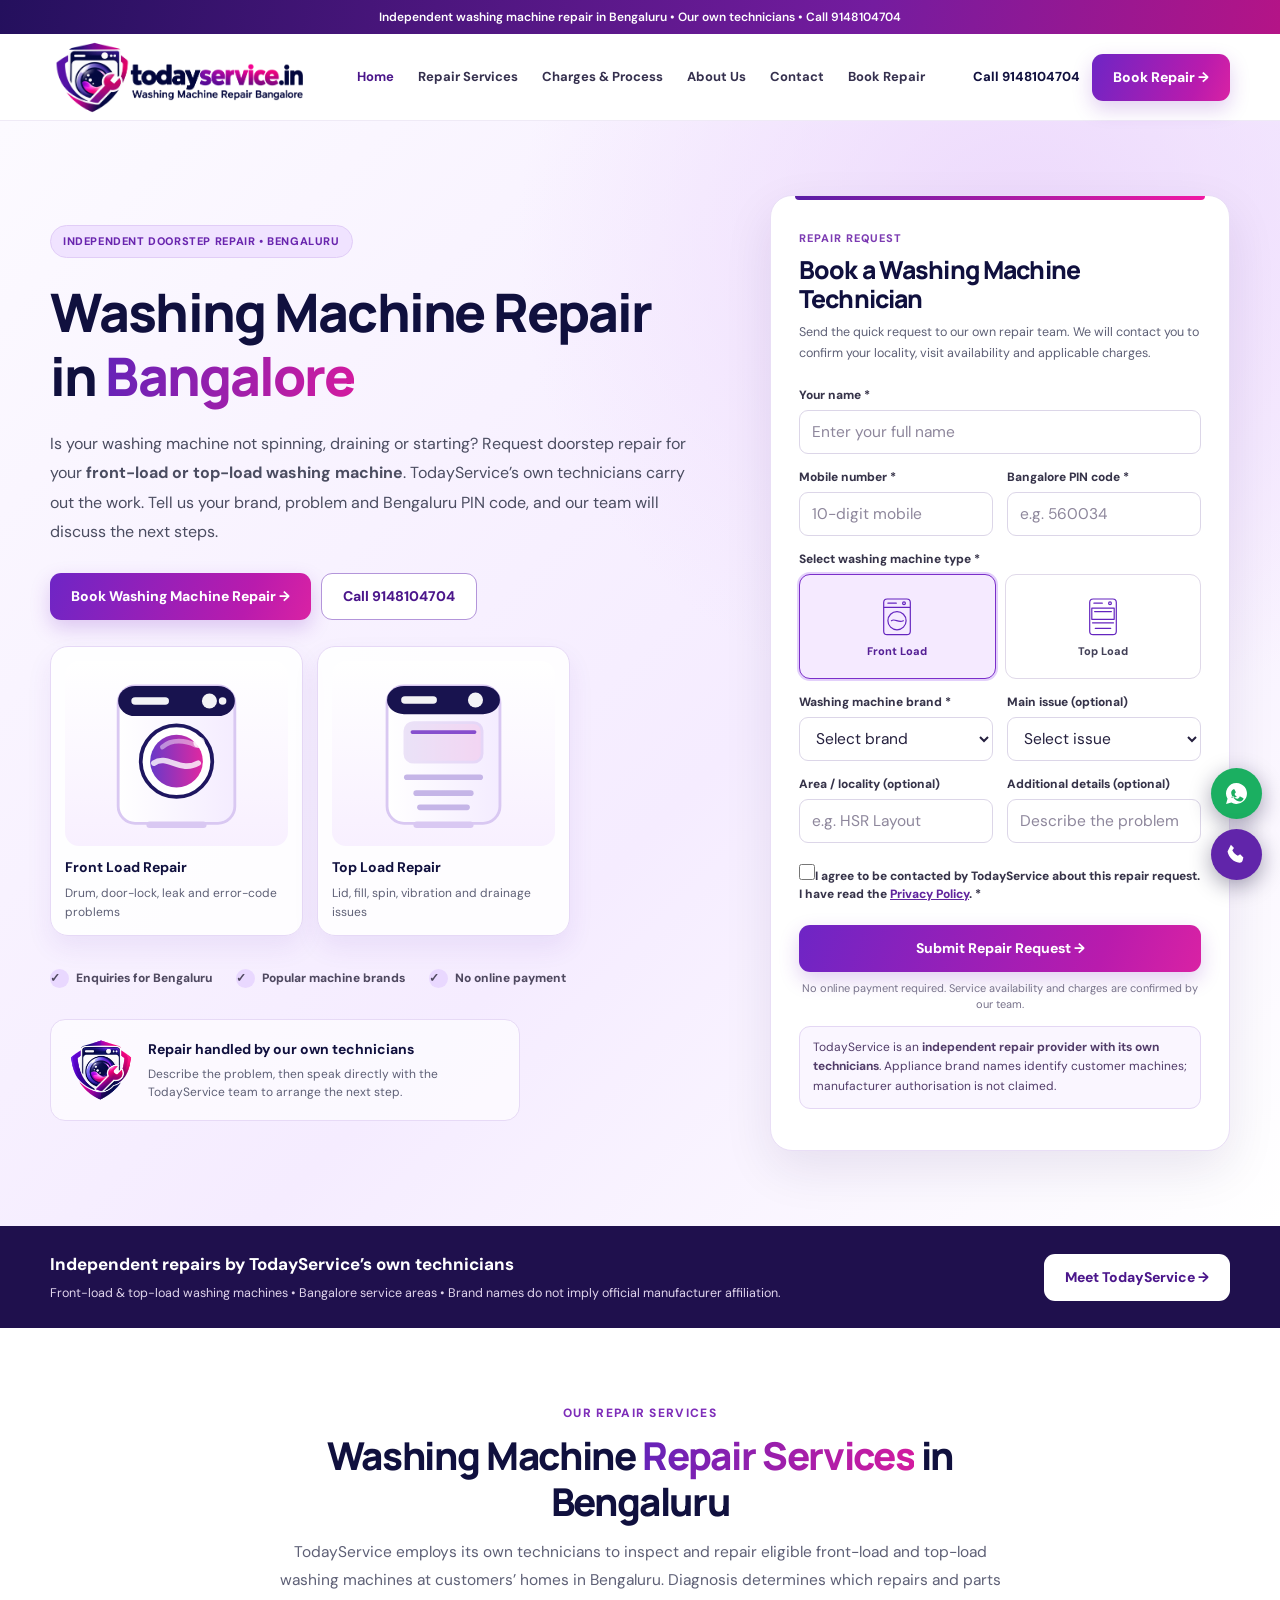
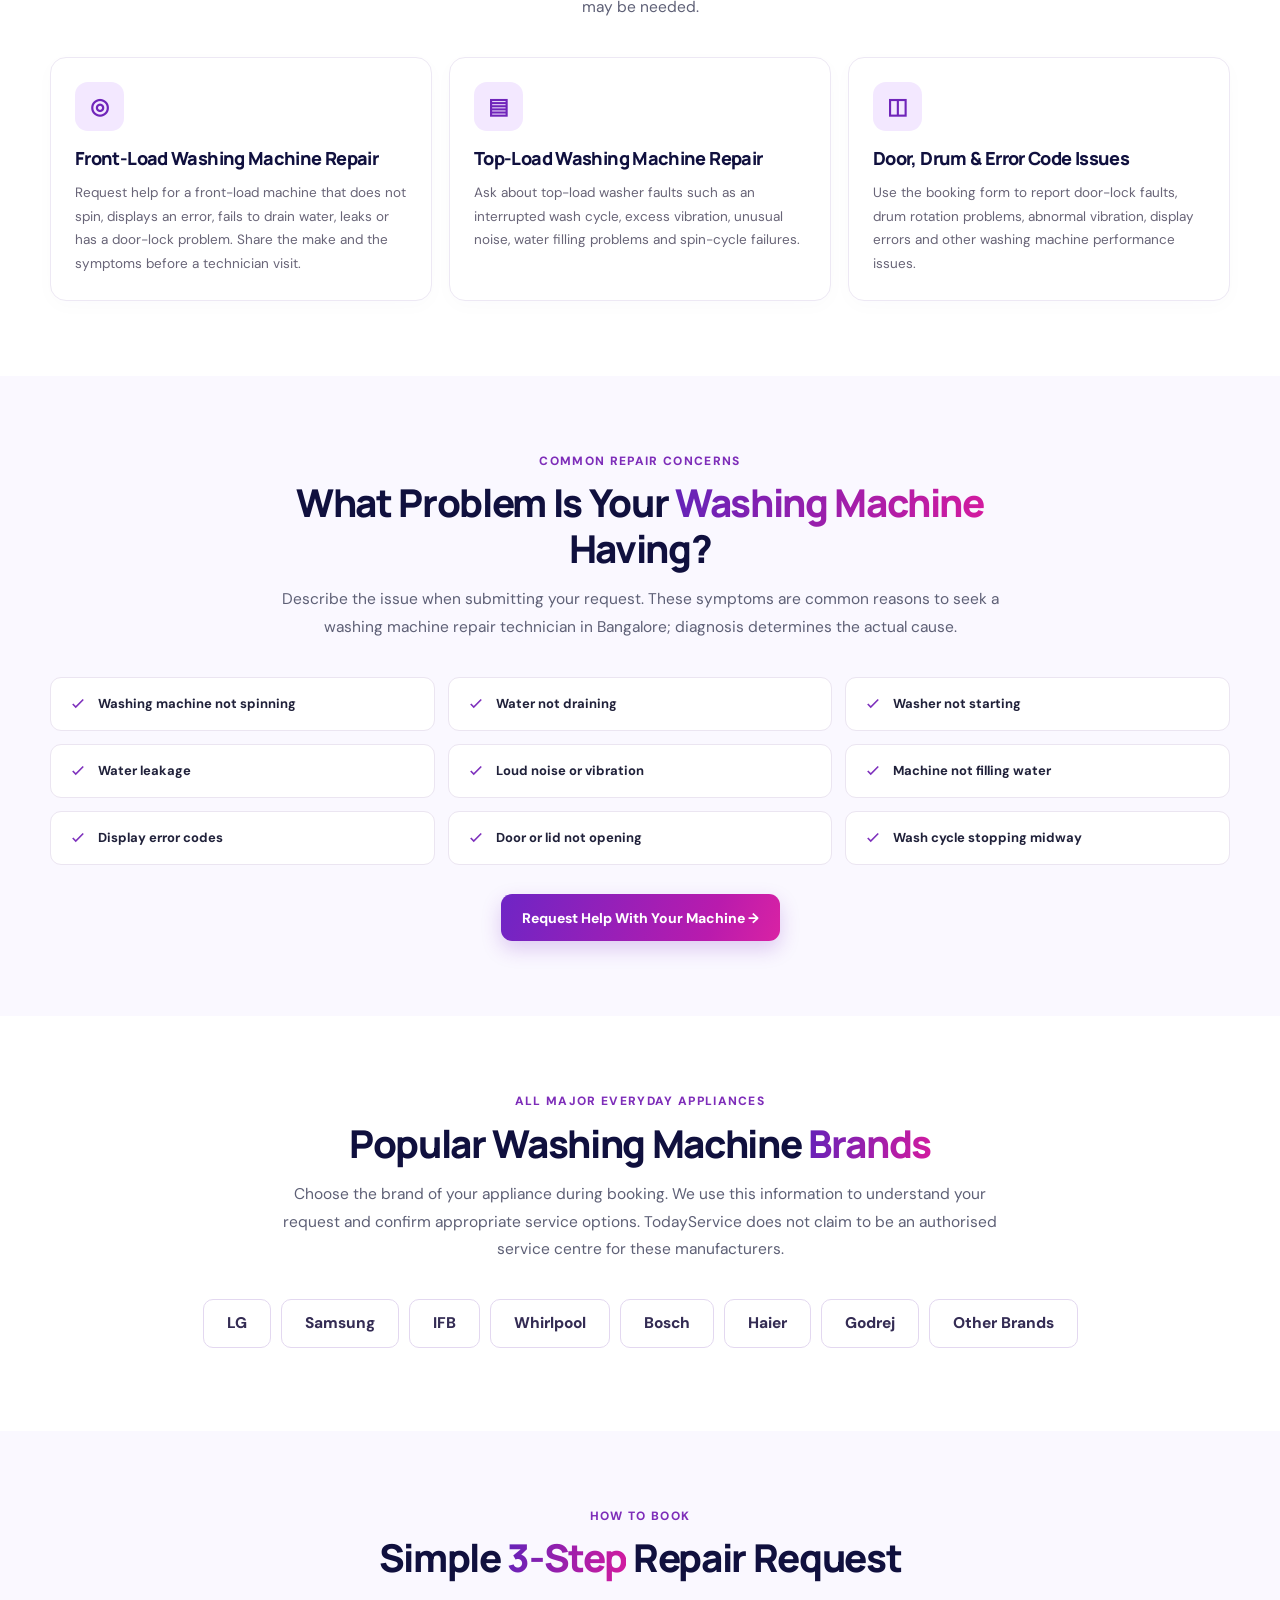
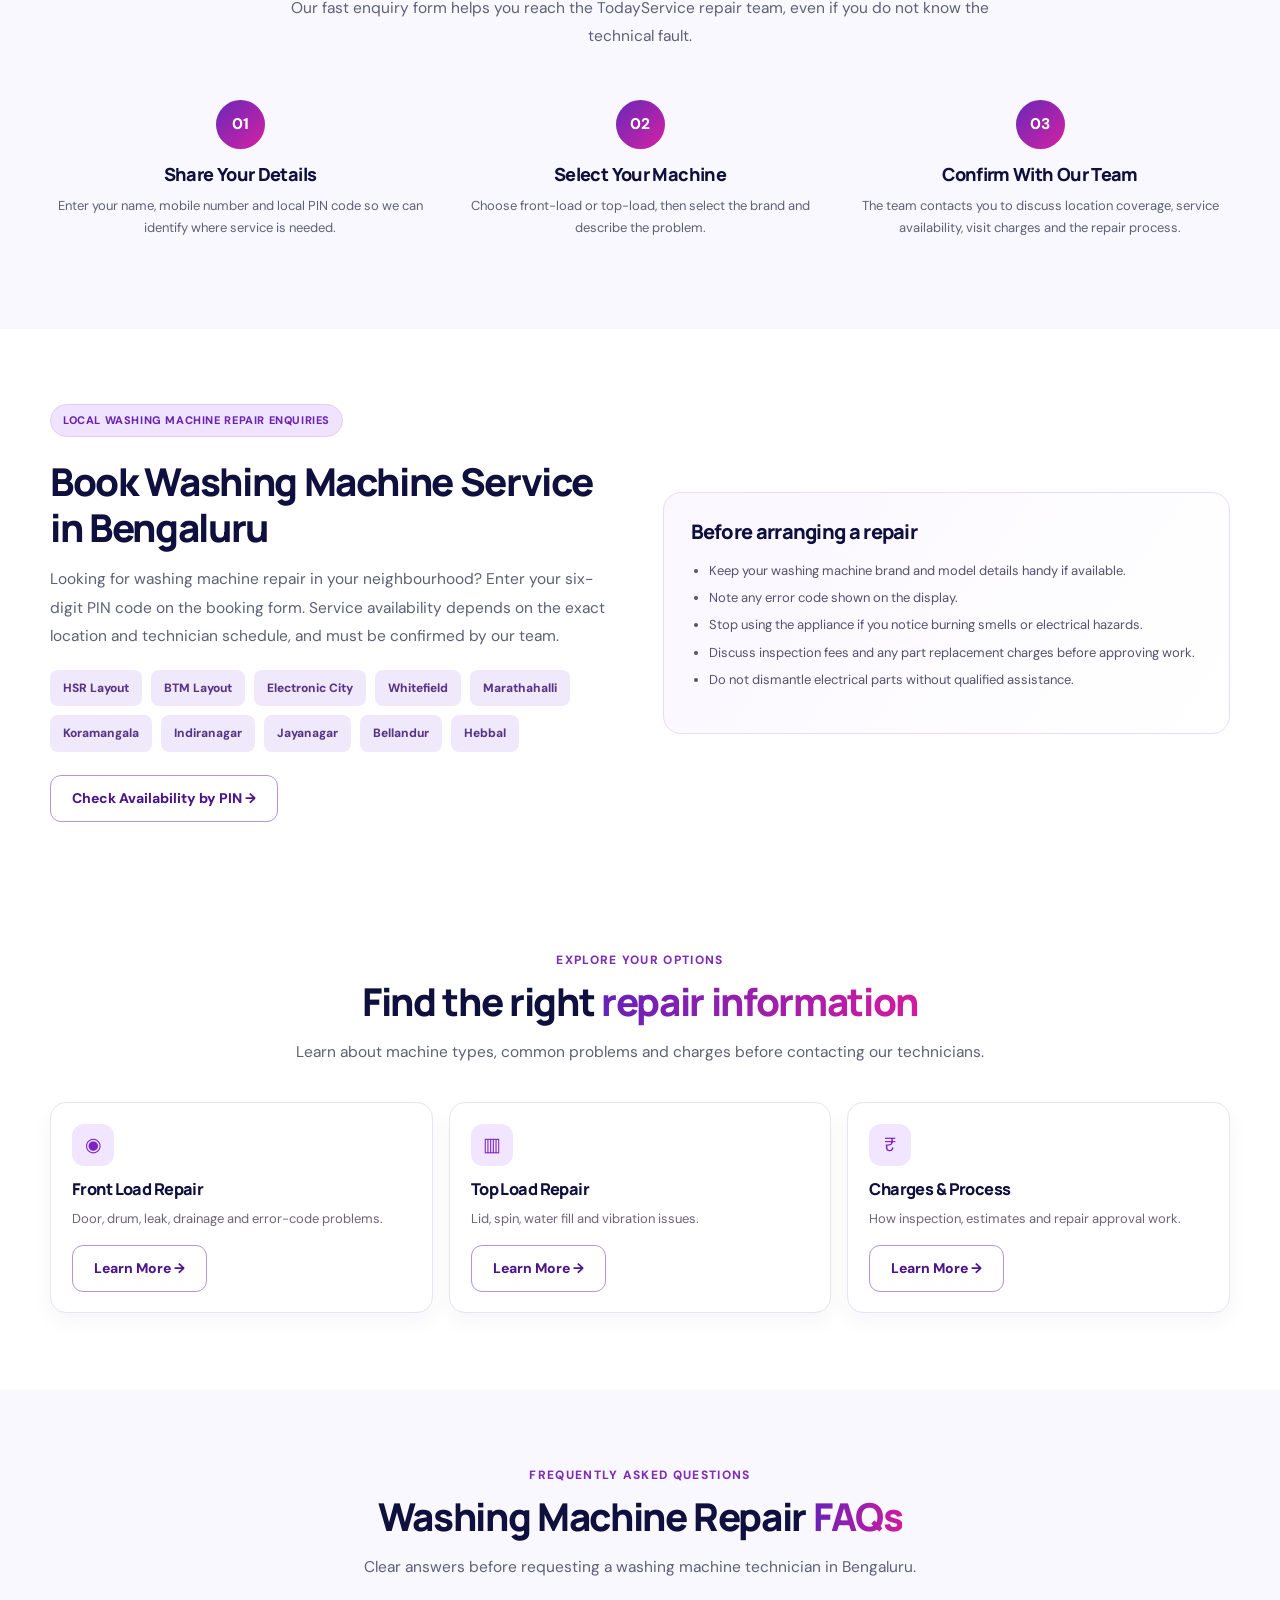
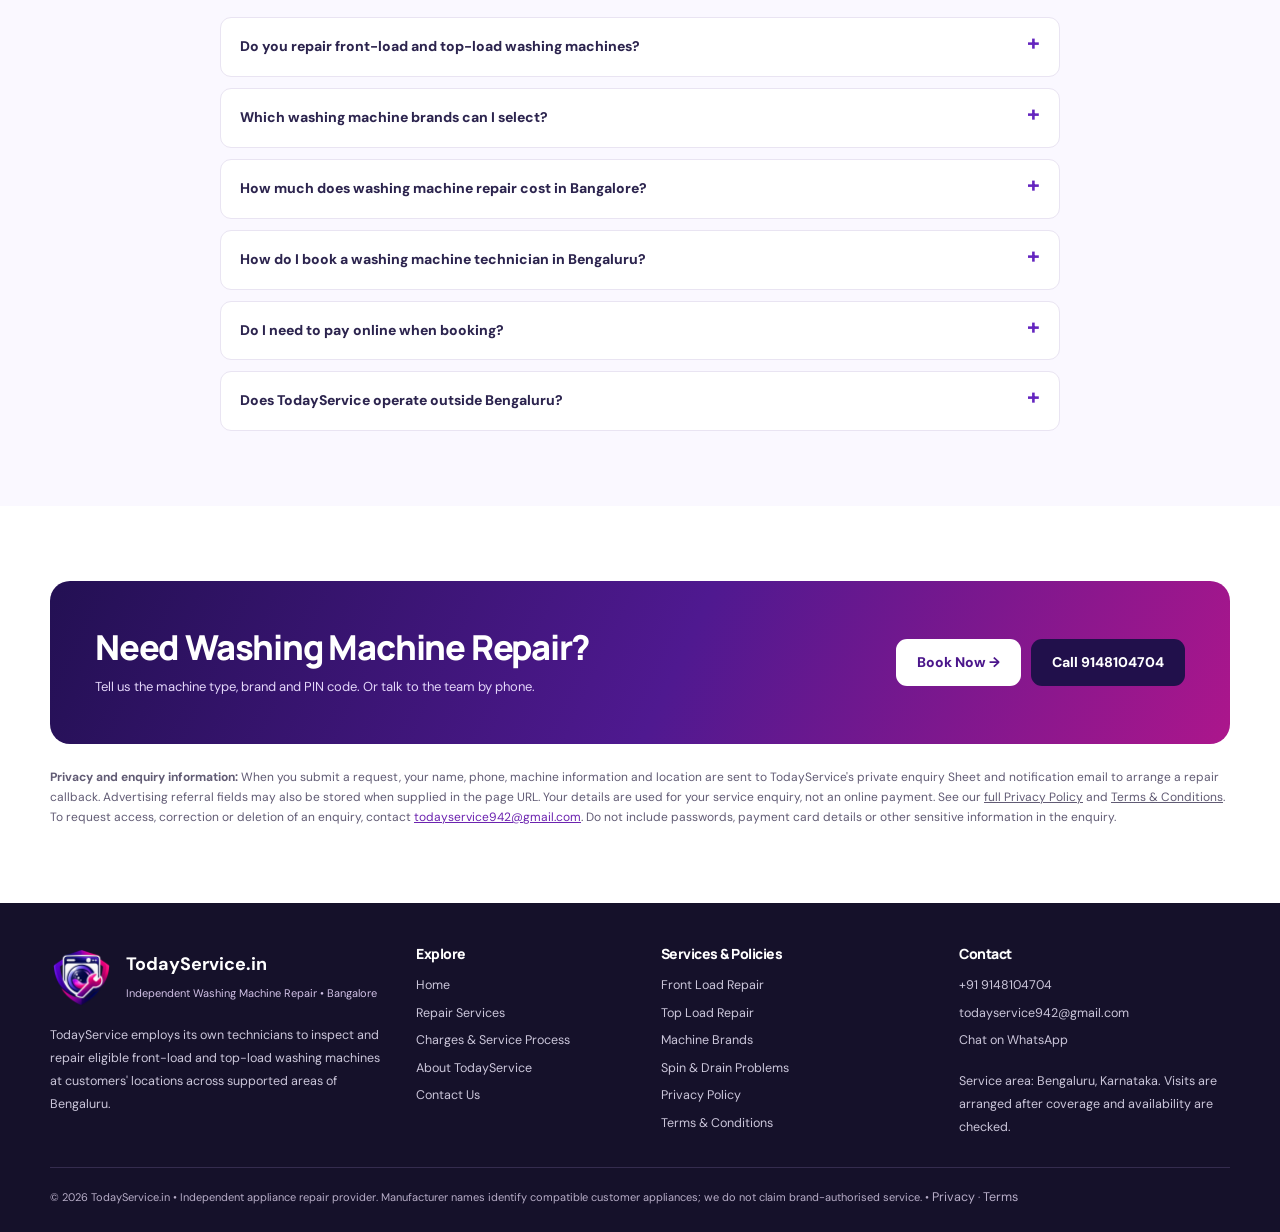
<file: index.html>
<!doctype html><html lang="en-IN"><head> <!-- Google tag (gtag.js) -->
<script async src="https://www.googletagmanager.com/gtag/js?id=AW-18528199586"></script>
<script>
  window.dataLayer = window.dataLayer || [];
  function gtag(){dataLayer.push(arguments);}
  gtag('js', new Date());

  gtag('config', 'AW-18528199586');
</script>  <meta charset="UTF-8"><meta name="viewport" content="width=device-width,initial-scale=1"><title>Washing Machine Repair in Bangalore | TodayService.in</title><meta name="description" content="TodayService offers independent front-load and top-load washing machine repair in Bangalore through its own technicians. Book a request online or call 9148104704."><meta name="keywords" content="washing machine repair Bangalore, washing machine service Bangalore, front load washing machine repair, top load washing machine repair, washing machine technician Bangalore, TodayService.in"><meta name="robots" content="index,follow,max-image-preview:large"><link rel="canonical" href="https://todayservice.in/"><meta name="theme-color" content="#5320a1"><meta property="og:type" content="website"><meta property="og:locale" content="en_IN"><meta property="og:site_name" content="todayservice.in"><meta property="og:title" content="TodayService.in | Washing Machine Repair in Bangalore"><meta property="og:description" content="Book front-load and top-load washing machine repair in Bangalore with TodayService.in. Simple booking form, popular brands, quick callback and easy contact by phone or WhatsApp."><meta property="og:url" content="https://todayservice.in/"><meta property="og:image" content="https://todayservice.in/assets/todayservice-logo.webp"><meta name="twitter:card" content="summary_large_image"><link rel="icon" type="image/png" href="assets/favicon.png"><link rel="apple-touch-icon" href="assets/apple-touch-icon.png"><link rel="preconnect" href="https://fonts.googleapis.com"><link rel="preconnect" href="https://fonts.gstatic.com" crossorigin><link rel="preload" as="image" href="assets/todayservice-logo.webp"><script type="application/ld+json">{"@context":"https://schema.org","@graph":[{"@context":"https://schema.org","@type":"HomeAndConstructionBusiness","@id":"https://todayservice.in/#business","name":"TodayService","url":"https://todayservice.in/","image":"https://todayservice.in/assets/todayservice-icon.webp","logo":"https://todayservice.in/assets/todayservice-icon.webp","telephone":"+91 9148104704","email":"todayservice942@gmail.com","areaServed":{"@type":"City","name":"Bengaluru"},"serviceType":"Independent front-load and top-load washing machine repair by TodayService technicians"},{"@context":"https://schema.org","@type":"FAQPage","mainEntity":[{"@type":"Question","name":"Do you repair front-load and top-load washing machines?","acceptedAnswer":{"@type":"Answer","text":"TodayService’s own technicians inspect eligible front-load and top-load washing machines. Our team will confirm whether your specific fault and model can be serviced."}},{"@type":"Question","name":"Which washing machine brands can I select?","acceptedAnswer":{"@type":"Answer","text":"The booking form supports LG, Samsung, IFB, Whirlpool, Bosch, Haier, Godrej and an Other option. These are customer appliance brands, not a claim of manufacturer-authorised service."}},{"@type":"Question","name":"How much does washing machine repair cost in Bangalore?","acceptedAnswer":{"@type":"Answer","text":"The cost depends on the fault, required parts and inspection. Contact our team for applicable visit charges and an estimate before approving repair work."}},{"@type":"Question","name":"How do I book a washing machine technician in Bengaluru?","acceptedAnswer":{"@type":"Answer","text":"Complete the repair request form with your name, mobile number, machine type, brand and PIN code, or call 9148104704. A team member will contact you to discuss availability."}},{"@type":"Question","name":"Do I need to pay online when booking?","acceptedAnswer":{"@type":"Answer","text":"No online payment is requested through this booking form. Any inspection, parts or repair charges should be confirmed directly with the service team."}},{"@type":"Question","name":"Does TodayService operate outside Bengaluru?","acceptedAnswer":{"@type":"Answer","text":"This website accepts repair enquiries for Bengaluru. Please share your PIN code so the team can confirm coverage for your particular locality."}}]}]}</script><style>@import url('https://fonts.googleapis.com/css2?family=DM+Sans:wght@400;500;600;700;800&family=Manrope:wght@400;500;600;700;800&display=swap');
:root{--navy:#10103e;--ink:#20213a;--purple:#6425bf;--plum:#4b168b;--magenta:#d9139a;--soft:#faf7ff;--soft2:#f3eafe;--line:#e8e2f2;--muted:#5e6076;--shadow:0 18px 50px rgba(33,15,78,.09);--radius:18px;--max:1180px}
*{box-sizing:border-box}html{scroll-behavior:smooth;scroll-padding-top:90px}body{margin:0;color:var(--ink);background:#fff;font:400 15.5px/1.7 'DM Sans',Arial,sans-serif}h1,h2,h3,h4,p{margin:0}h1,h2,h3,h4{font-family:'Manrope','DM Sans',sans-serif;line-height:1.2;letter-spacing:-.035em;color:var(--navy)}h1{font-size:clamp(2.2rem,4.15vw,3.7rem);font-weight:800}h2{font-size:clamp(1.85rem,3vw,2.55rem);font-weight:800}h3{font-size:1.13rem;font-weight:800}p{max-width:68ch}a{text-decoration:none;color:inherit}button,input,textarea,select{font:inherit}button{cursor:pointer}a:focus-visible,button:focus-visible,input:focus-visible,textarea:focus-visible,select:focus-visible{outline:3px solid #e36bd2;outline-offset:3px}img,svg{max-width:100%}.container{width:min(var(--max),calc(100% - 40px));margin-inline:auto}.skip{position:absolute;top:-100px;left:8px;padding:10px;background:#fff;z-index:999}.skip:focus{top:8px}.topstrip{font-size:12px;text-align:center;padding:7px 14px;background:linear-gradient(100deg,#24105d,#741c9f 68%,#b41487);color:#fff;font-weight:600}.site-header{background:#fff;position:sticky;top:0;z-index:90;border-bottom:1px solid rgba(104,49,165,.1)}.header{display:flex;align-items:center;justify-content:space-between;gap:22px;min-height:81px}.logo{display:flex;align-items:center;flex-shrink:0}.logo img{width:258px;height:auto;display:block}.nav{display:flex;align-items:center;gap:24px}.nav a{font-weight:700;font-size:13px;color:#35304e}.nav a:hover,.nav a[aria-current=page]{color:var(--plum)}.header-right{display:flex;gap:12px;align-items:center}.smallcall{white-space:nowrap;font-size:13px;font-weight:800;color:var(--navy)}.btn{appearance:none;border:0;display:inline-flex;align-items:center;justify-content:center;gap:9px;border-radius:11px;padding:13px 21px;line-height:1.3;font-weight:800;font-size:14px;white-space:normal;transition:transform .2s,box-shadow .2s,background .2s;text-align:center;min-height:47px}.btn:hover{transform:translateY(-1px)}.btn-primary{background:linear-gradient(110deg,#6e25c5,#b91bad 75%,#d922a4);color:#fff;box-shadow:0 8px 20px rgba(119,35,193,.22)}.btn-primary:hover{box-shadow:0 12px 25px rgba(119,35,193,.32)}.btn-outline{color:var(--plum);border:1.5px solid #b395da;background:#fff}.btn-white{color:var(--plum);background:white}.btn-dark{background:#21104b;color:#fff}.mobile-menu-btn{display:none;background:none;border:1px solid var(--line);border-radius:10px;width:44px;height:42px;color:var(--navy)}
.hero{background:radial-gradient(ellipse at 80% 11%,#edd9fc 0%,transparent 35%),linear-gradient(135deg,#fcfaff 0%,#f5ecff 57%,#fff 100%);padding:74px 0 75px;overflow:hidden}.hero-grid{display:grid;grid-template-columns:minmax(0,1fr) minmax(375px,460px);gap:65px;align-items:center}.eyebrow{display:inline-flex;align-items:center;gap:7px;color:#6925ae;background:#f0e3ff;border:1px solid #e1cdf7;padding:6px 12px;border-radius:99px;font-size:11px;font-weight:800;letter-spacing:.055em;text-transform:uppercase;margin-bottom:22px}.hero h1 span,.section-head h2 span{background:linear-gradient(100deg,#6323b8,#d41b9f);-webkit-background-clip:text;background-clip:text;color:transparent}.hero-desc{font-size:16px;color:#4b4d61;margin-top:21px;line-height:1.85}.hero-actions{display:flex;flex-wrap:wrap;gap:10px;margin-top:26px}.hero-features{margin-top:32px;display:flex;gap:17px 24px;flex-wrap:wrap}.hero-features span{display:flex;gap:7px;align-items:center;font-size:12px;font-weight:800;color:#4f4960}.mini-check{background:#e9d8ff;color:#6124ad;display:grid;place-items:center;width:19px;height:19px;border-radius:50%;font-size:12px}.hero-intro-pic{margin-top:30px;display:flex;align-items:center;gap:13px;padding:16px;border-radius:15px;border:1px solid #e7daf6;background:#ffffffac;max-width:470px}.hero-intro-pic img{width:68px;height:68px;object-fit:contain}.hero-intro-pic strong{display:block;font-size:14px;color:var(--navy)}.hero-intro-pic small{font-size:12px;color:var(--muted);display:block;line-height:1.5;margin-top:3px}
.form-card{position:relative;background:#fff;border:1px solid #e9def6;border-radius:22px;box-shadow:var(--shadow);padding:28px;max-width:100%}.form-card:before{content:'';position:absolute;top:0;left:24px;right:24px;height:4px;border-radius:0 0 9px 9px;background:linear-gradient(90deg,#5a1ea6,#f119a4)}.form-card .label-top{font-size:11px;font-weight:800;text-transform:uppercase;color:#7c3bb2;letter-spacing:.09em}.form-card h2{font-size:1.55rem;margin:4px 0 8px}.form-card .form-subtitle{font-size:12.5px;color:var(--muted);line-height:1.7;margin-bottom:21px}.form-grid{display:grid;grid-template-columns:1fr 1fr;gap:14px}.field{min-width:0}.field.span2{grid-column:1/-1}.field>label,.field-label{display:block;font-size:12px;font-weight:800;line-height:1.5;color:#363349;margin-bottom:6px}.field input,.field select,.field textarea{width:100%;height:44px;background:#fff;border:1px solid #dcd6e8;border-radius:9px;color:#25203e;padding:10px 12px;outline:none;min-width:0;transition:border .2s,box-shadow .2s}.field input:focus,.field select:focus,.field textarea:focus{border-color:#9b56d5;box-shadow:0 0 0 3px #e3d4f974}.field textarea{height:75px;resize:vertical}.field input::placeholder,.field textarea::placeholder{color:#8e879c}.machine-options{display:grid;grid-template-columns:repeat(2,minmax(0,1fr));gap:9px}.machine-option{position:relative;min-width:0}.machine-option input{position:absolute;opacity:0;width:1px;height:1px;top:10px}.machine-option label{cursor:pointer;display:flex;flex-direction:column;align-items:center;justify-content:center;text-align:center;gap:4px;min-height:105px;background:#fff;border:1.6px solid #e0d9e9;border-radius:11px;padding:8px 4px;font-size:11px;font-weight:800;line-height:1.3;color:#434158;transition:.18s}.machine-option label:hover{border-color:#bb89e4}.machine-option label svg{width:42px;height:47px;stroke:var(--purple);fill:none;stroke-width:1.7;stroke-linecap:round;stroke-linejoin:round}.machine-option input:checked+label{border-color:#7b2fca;background:#f5eaff;color:#552096;box-shadow:0 0 0 2px #e3d0fb}.machine-option input:focus-visible+label{outline:3px solid #d85fac;outline-offset:3px}.checkbox-line{display:flex;align-items:flex-start;gap:9px;font-size:11.5px;line-height:1.6;color:#55536a;margin-top:4px}.checkbox-line input{margin:3px 0 0;accent-color:var(--purple);width:16px;height:16px;flex-shrink:0}.submit-btn{width:100%;margin-top:2px}.form-disclaimer{font-size:11px;color:#77728a;text-align:center;margin-top:8px;line-height:1.5}.form-message{display:none;border-radius:10px;padding:11px 12px;margin-top:13px;font-size:12px;line-height:1.6}.form-message.show{display:block}.form-message.warn{background:#fff6e5;color:#755024;border:1px solid #f0d9a4}.form-message.good{background:#edfff6;color:#135538;border:1px solid #a7e8ca}.form-message.error{background:#fff0f4;color:#8d254c;border:1px solid #f7c1d0}.honeypot{position:absolute!important;left:-9999px!important;opacity:0!important;height:0!important;width:0!important;pointer-events:none!important}
.section{padding:75px 0}.section.soft{background:#faf8ff}.section-head{text-align:center;margin:0 auto 35px;max-width:735px}.section-head .kicker{display:block;font-size:12px;font-weight:800;letter-spacing:.11em;text-transform:uppercase;color:#7e2db9;margin-bottom:9px}.section-head p{margin:14px auto 0;color:var(--muted);line-height:1.8}.grid3{display:grid;grid-template-columns:repeat(3,minmax(0,1fr));gap:17px}.card{border:1px solid #ede8f4;background:#fff;border-radius:16px;padding:24px;box-shadow:0 5px 20px #2a174e05}.card p{font-size:13.5px;color:#686477;line-height:1.75;margin-top:11px}.card .symbol{width:49px;height:49px;display:grid;place-items:center;font-size:22px;font-weight:800;color:#7025ba;background:#f3e8ff;border-radius:13px;margin-bottom:17px}.soft .card{background:white}.issue-list{display:grid;grid-template-columns:repeat(3,1fr);gap:13px}.issue{display:flex;align-items:center;gap:11px;border-radius:11px;padding:15px 18px;border:1px solid #ebe5f1;background:#fff;font-weight:700;font-size:13px}.issue svg{width:18px;height:18px;color:#7e31bd;flex-shrink:0}.brands{display:flex;flex-wrap:wrap;justify-content:center;gap:10px;margin:30px 0 8px}.brand-pill{font-weight:800;color:#342c54;background:#fff;border:1px solid #e3d8f0;padding:10px 23px;border-radius:10px}.steps{display:grid;grid-template-columns:repeat(3,1fr);gap:20px}.step{position:relative;padding:14px 6px;text-align:center}.step-number{width:49px;height:49px;display:grid;place-items:center;border-radius:50%;margin:0 auto 15px;color:#fff;background:linear-gradient(135deg,#6b28b8,#d321a3);font-weight:800}.step h3{margin-bottom:9px}.step p{margin:0 auto;color:var(--muted);font-size:13px;line-height:1.75}.area-columns{display:grid;grid-template-columns:1fr 1fr;gap:45px;align-items:center}.area-columns p{color:var(--muted);margin-top:14px;line-height:1.85}.locations{display:flex;flex-wrap:wrap;gap:9px;margin-top:19px}.locations span{border-radius:8px;background:#f0e9fb;color:#563587;padding:8px 13px;font-size:12px;font-weight:800}.side-panel{border:1px solid #e9dcf5;background:linear-gradient(125deg,#faf7ff,#fff);padding:27px;border-radius:18px}.side-panel h3{font-size:1.25rem}.side-panel ul{padding-left:18px;color:#55516e;font-size:13px;line-height:2.1}.faq{max-width:840px;margin:auto;display:grid;gap:11px}.faq details{border-radius:11px;background:white;border:1px solid #e9e4f2;padding:17px 19px}.faq summary{cursor:pointer;list-style:none;font-size:14px;font-weight:800;color:#2c244e;display:flex;justify-content:space-between;gap:10px}.faq summary::after{content:'+';color:var(--purple);font-size:22px;line-height:16px}.faq details[open] summary::after{content:'−'}.faq summary::-webkit-details-marker{display:none}.faq p{font-size:13px;color:#686175;line-height:1.85;padding-top:13px}.cta-band{border-radius:20px;background:linear-gradient(115deg,#231053,#4f1990 53%,#ac168c);padding:45px;display:flex;justify-content:space-between;align-items:center;gap:26px;color:white}.cta-band h2{color:white;font-size:clamp(1.5rem,3vw,2.15rem)}.cta-band p{color:#e4d7fa;margin-top:9px;font-size:13px}.cta-buttons{display:flex;flex-wrap:wrap;gap:10px}
.site-footer{background:#15112a;color:#cbc6da;padding:43px 0 20px}.footer-grid{display:grid;grid-template-columns:1.25fr 1fr 1fr;gap:28px}.footer-brand{display:flex;gap:13px;align-items:center}.footer-brand img{width:63px;height:63px;object-fit:contain}.footer-brand strong{font-size:18px;color:#fff}.footer-brand span{color:#d1c1e6;font-size:11px}.site-footer p{font-size:12.5px;margin-top:15px;line-height:1.85}.site-footer h3{color:#fff;font-size:14px;margin-bottom:10px}.site-footer a{display:block;font-size:12.5px;line-height:2.2}.site-footer a:hover{color:#f899de}.footer-bottom{border-top:1px solid #342c4e;margin-top:28px;padding-top:16px;font-size:11px;color:#b7adc7}.float-links{position:fixed;z-index:80;right:18px;bottom:20px;display:flex;flex-direction:column;gap:10px}.float-links a{display:grid;place-items:center;gap:0;width:51px;height:51px;border-radius:50%;color:#fff;box-shadow:0 6px 21px #120e3560}.float-links svg{width:25px;height:25px;fill:currentColor}.wa-float{background:#1baf61}.call-float{background:#6125aa}.float-links a:focus-visible{outline:3px solid #d631a3;outline-offset:3px}.mobile-cta{display:none}.booking-hero{background:radial-gradient(ellipse at 10% 0%,#ead7fc,transparent 47%),linear-gradient(130deg,#faf7ff,#fff);padding:46px 0 72px}.booking-heading{text-align:center;max-width:710px;margin:0 auto 30px}.booking-heading h1{font-size:clamp(2.1rem,3.3vw,3rem)}.booking-heading p{margin:13px auto 0;color:#5e5a6c}.booking-layout{display:grid;grid-template-columns:minmax(0,690px) minmax(260px,1fr);gap:25px;align-items:start;justify-content:center}.booking-layout .form-card{padding:30px}.booking-side{background:white;border:1px solid var(--line);border-radius:18px;padding:25px}.booking-side h2{font-size:20px}.booking-side p{font-size:13px;color:var(--muted);margin-top:13px}.booking-side ul{padding-left:20px;font-size:13px;line-height:2.3;color:#4f4960}.booking-contact{border-top:1px solid var(--line);padding-top:18px;margin-top:18px}.booking-contact a{display:block;font-weight:800;color:var(--purple);margin-top:8px}.breadcrumbs{font-size:12px;margin-bottom:12px;color:#71668a}.breadcrumbs a{text-decoration:underline}
@media(max-width:1100px){.nav{gap:13px}.nav a{font-size:12px}.logo img{width:210px}.hero-grid{gap:33px}.smallcall{display:none}}
@media(max-width:850px){.header{min-height:72px}.logo img{width:210px}.mobile-menu-btn{display:grid;place-items:center}.nav{display:none;position:absolute;top:calc(100% - 1px);left:0;right:0;padding:17px 22px;background:#fff;box-shadow:0 14px 22px #160e301a;align-items:stretch;flex-direction:column;gap:2px}.nav.open{display:flex}.nav a{font-size:14px;padding:9px 0}.header-right .btn{display:none}.hero-grid{grid-template-columns:1fr;max-width:660px;gap:40px}.hero{padding:52px 0}.hero-intro-pic{margin-top:18px}.booking-layout{grid-template-columns:1fr}.booking-side{max-width:690px;width:100%;margin:auto}.footer-grid{grid-template-columns:1fr 1fr}.grid3{grid-template-columns:repeat(2,1fr)}.area-columns{grid-template-columns:1fr;gap:22px}}
@media(max-width:600px){body{font-size:14.5px;padding-bottom:58px}.container{width:calc(100% - 32px)}.topstrip{font-size:10px;line-height:1.4}.header{min-height:65px}.logo img{width:168px}.hero{padding:37px 0 49px}.hero h1{font-size:2.25rem}.hero-desc{font-size:14px;margin-top:15px}.hero-actions .btn{flex:1}.eyebrow{font-size:10px;margin-bottom:16px}.hero-features{margin-top:21px;gap:10px}.hero-features span{font-size:11px}.form-card{border-radius:16px;padding:21px 16px}.form-card h2{font-size:1.43rem}.form-grid{gap:11px}.form-card .form-subtitle{margin-bottom:16px}.field input,.field select{font-size:14px}.machine-option label{min-height:92px;font-size:10px;padding:7px 2px}.machine-option label svg{width:34px;height:39px}.section{padding:55px 0}.section-head{margin-bottom:23px}.grid3,.issue-list,.steps{grid-template-columns:1fr}.grid3{gap:11px}.card{padding:20px}.issue-list{gap:8px}.steps{gap:14px}.step{padding:9px}.locations span{font-size:11px}.cta-band{padding:27px 21px;display:block}.cta-buttons{margin-top:18px}.footer-grid{grid-template-columns:1fr;gap:22px}.footer-grid p{margin-top:7px}.float-links{bottom:73px;right:12px}.float-links a{width:43px;height:43px}.float-links svg{width:21px;height:21px}.mobile-cta{position:fixed;bottom:0;left:0;right:0;z-index:75;display:grid;grid-template-columns:1fr 1.2fr;gap:7px;padding:8px 12px calc(8px + env(safe-area-inset-bottom));background:white;border-top:1px solid #e6daef}.mobile-cta .btn{min-height:43px;padding:8px 11px;font-size:12px}.booking-hero{padding:26px 0 52px}.booking-heading{text-align:left;margin-bottom:22px}.booking-heading h1{font-size:2rem}.booking-heading p{font-size:13px}.booking-layout .form-card{padding:21px 15px}}
@media(max-width:355px){.logo img{width:145px}.hero h1{font-size:1.95rem}.machine-option label{font-size:9px}}
@media(prefers-reduced-motion:reduce){html{scroll-behavior:auto}*,*::before,*::after{animation-duration:.01ms!important;transition-duration:.01ms!important}}
.hero-machine-showcase{display:grid;grid-template-columns:repeat(2,minmax(0,1fr));gap:14px;margin-top:26px;max-width:520px}.hero-machine-card{background:rgba(255,255,255,.9);border:1px solid #e6d9f6;border-radius:18px;padding:14px;box-shadow:0 12px 26px rgba(91,32,173,.08)}.hero-machine-visual{display:grid;place-items:center;background:linear-gradient(180deg,#fff,#f8f0ff);border-radius:14px;padding:8px;min-height:165px}.hero-machine-copy{margin-top:10px}.hero-machine-copy strong{display:block;color:var(--navy);font-size:14px}.hero-machine-copy span{display:block;font-size:12px;line-height:1.55;color:var(--muted);margin-top:4px}.thankyou-modal{position:fixed;inset:0;background:rgba(15,12,39,.58);display:grid;place-items:center;padding:18px;z-index:500;opacity:0;pointer-events:none;transition:opacity .2s ease}.thankyou-modal.show{opacity:1;pointer-events:auto}.thankyou-modal__box{position:relative;width:min(100%,560px);background:#fff;border:1px solid #eadcf8;border-radius:24px;padding:32px 24px 26px;box-shadow:0 28px 60px rgba(23,12,58,.24);text-align:center}.thankyou-badge{display:inline-flex;align-items:center;justify-content:center;padding:7px 13px;border-radius:999px;background:#f3e8ff;color:#7622c2;font-size:12px;font-weight:800;letter-spacing:.05em;text-transform:uppercase;margin-bottom:14px}.thankyou-modal__box h2{font-size:clamp(1.7rem,3.2vw,2.35rem);margin-bottom:11px}.thankyou-modal__box p{margin:0 auto 15px;color:#4b4d61;line-height:1.75;max-width:35ch}.thankyou-ref{display:inline-block;background:#fff6fe;border:1px solid #f0d4ea;color:#6d208e;border-radius:12px;padding:10px 14px;font-size:13px;font-weight:700;margin-bottom:16px}.thankyou-actions{display:flex;flex-wrap:wrap;justify-content:center;gap:10px;margin-bottom:12px}.thankyou-close{position:absolute;top:10px;right:10px;width:38px;height:38px;border:0;border-radius:50%;background:#f4ecff;color:#5a189b;font-size:22px;line-height:1;font-weight:700}.modal-open{overflow:hidden}@media (max-width:900px){.hero-machine-showcase{max-width:none}.hero-machine-visual{min-height:145px}}@media (max-width:640px){.hero-machine-showcase,.machine-options{grid-template-columns:1fr}.thankyou-modal__box{padding:30px 18px 22px}.thankyou-actions .btn,.thankyou-ok{width:100%}}</style><link rel="stylesheet" href="assets/site-extra.css"></head><body><a class="skip" href="#main">Skip to content</a><div class="topstrip">Independent washing machine repair in Bengaluru • Our own technicians • Call 9148104704</div>
<header class="site-header"><div class="container header"><a href="index.html" class="logo" aria-label="TodayService homepage"><img src="assets/todayservice-logo.webp" alt="TodayService.in — Washing Machine Repair in Bangalore" width="1250" height="417"></a><nav class="nav" id="site-nav" aria-label="Main navigation"><a href="index.html" aria-current="page">Home</a><a href="services.html">Repair Services</a><a href="pricing.html">Charges & Process</a><a href="about.html">About Us</a><a href="contact.html">Contact</a><a href="booking.html">Book Repair</a></nav><div class="header-right"><a class="smallcall" href="tel:+919148104704">Call 9148104704</a><a class="btn btn-primary" href="booking.html">Book Repair →</a><button class="mobile-menu-btn" aria-label="Open navigation" aria-controls="site-nav" aria-expanded="false" type="button"><svg viewBox="0 0 24 24" width="25" height="25" fill="none" stroke="currentColor" stroke-width="2"><path d="M3 6h18M3 12h18M3 18h18"/></svg></button></div></div></header><main id="main"><section class="hero" aria-labelledby="hero-title"><div class="container hero-grid"><div><span class="eyebrow">Independent doorstep repair • Bengaluru</span><h1 id="hero-title">Washing Machine Repair in <span>Bangalore</span></h1><p class="hero-desc">Is your washing machine not spinning, draining or starting? Request doorstep repair for your <strong>front-load or top-load washing machine</strong>. TodayService’s own technicians carry out the work. Tell us your brand, problem and Bengaluru PIN code, and our team will discuss the next steps.</p><div class="hero-actions"><a href="booking.html" class="btn btn-primary">Book Washing Machine Repair →</a><a href="tel:+919148104704" class="btn btn-outline">Call 9148104704</a></div><div class="hero-machine-showcase" aria-label="Machine types we repair"><div class="hero-machine-card"><div class="hero-machine-visual"><svg viewBox="0 0 220 180" role="img" aria-label="Front load washing machine illustration"><defs><linearGradient id="gradFrontBody" x1="0" x2="1"><stop offset="0" stop-color="#ffffff"/><stop offset="1" stop-color="#f4ecff"/></linearGradient><linearGradient id="gradFrontDoor" x1="0" x2="1"><stop offset="0" stop-color="#6231c6"/><stop offset="1" stop-color="#df1f9d"/></linearGradient></defs><rect x="48" y="18" width="124" height="146" rx="18" fill="url(#gradFrontBody)" stroke="#d9c8f2" stroke-width="3"/><rect x="48" y="18" width="124" height="32" rx="18" fill="#18134f"/><circle cx="145" cy="34" r="8" fill="#fff" opacity="0.95"/><circle cx="159" cy="34" r="4" fill="#fff" opacity="0.95"/><rect x="62" y="30" width="40" height="8" rx="4" fill="#fff" opacity="0.95"/><circle cx="110" cy="98" r="38" fill="#fff" stroke="#1e1660" stroke-width="4"/><circle cx="110" cy="98" r="28" fill="url(#gradFrontDoor)" opacity="0.96"/><path d="M86 100c14-10 28 11 47 0" fill="none" stroke="#ffffff" stroke-width="6" stroke-linecap="round" opacity="0.8"/><path d="M95 83c10-9 25-7 35-2" fill="none" stroke="#ffffff" stroke-width="5" stroke-linecap="round" opacity="0.45"/><circle cx="134" cy="78" r="6" fill="#fff" opacity="0.8"/><rect x="78" y="162" width="64" height="7" rx="3.5" fill="#d9c8f2"/></svg></div><div class="hero-machine-copy"><strong>Front Load Repair</strong><span>Drum, door-lock, leak and error-code problems</span></div></div><div class="hero-machine-card"><div class="hero-machine-visual"><svg viewBox="0 0 220 180" role="img" aria-label="Top load washing machine illustration"><defs><linearGradient id="gradTopBody" x1="0" x2="1"><stop offset="0" stop-color="#ffffff"/><stop offset="1" stop-color="#f4ecff"/></linearGradient><linearGradient id="gradTopLid" x1="0" x2="1"><stop offset="0" stop-color="#6830c7"/><stop offset="1" stop-color="#e11f9d"/></linearGradient></defs><rect x="50" y="18" width="120" height="146" rx="18" fill="url(#gradTopBody)" stroke="#d9c8f2" stroke-width="3"/><rect x="50" y="18" width="120" height="30" rx="18" fill="#18134f"/><circle cx="144" cy="33" r="8" fill="#fff" opacity="0.95"/><rect x="65" y="29" width="38" height="8" rx="4" fill="#fff" opacity="0.95"/><rect x="69" y="57" width="82" height="42" rx="9" fill="url(#gradTopLid)" opacity="0.12" stroke="#6f2cc6" stroke-width="3"/><path d="M77 67h66" stroke="#6d2cc4" stroke-width="4" stroke-linecap="round" opacity="0.8"/><path d="M71 115h78" stroke="#c5b5e7" stroke-width="6" stroke-linecap="round"/><path d="M81 132h58" stroke="#c5b5e7" stroke-width="6" stroke-linecap="round"/><path d="M85 147h50" stroke="#c5b5e7" stroke-width="6" stroke-linecap="round"/><rect x="78" y="162" width="64" height="7" rx="3.5" fill="#d9c8f2"/></svg></div><div class="hero-machine-copy"><strong>Top Load Repair</strong><span>Lid, fill, spin, vibration and drainage issues</span></div></div></div><div class="hero-features"><span><span class="mini-check">✓</span> Enquiries for Bengaluru</span><span><span class="mini-check">✓</span> Popular machine brands</span><span><span class="mini-check">✓</span> No online payment</span></div><div class="hero-intro-pic"><img src="assets/todayservice-icon.webp" width="68" height="68" alt="Washing machine repair emblem"><div><strong>Repair handled by our own technicians</strong><small>Describe the problem, then speak directly with the TodayService team to arrange the next step.</small></div></div></div><div class="form-card"><span class="label-top">Repair request</span><h2>Book a Washing Machine Technician</h2><p class="form-subtitle">Send the quick request to our own repair team. We will contact you to confirm your locality, visit availability and applicable charges.</p><form class="booking-form" data-source="Homepage" autocomplete="on">
<div class="form-grid">
<div class="field span2"><label for="name-home">Your name <span aria-hidden="true">*</span></label><input id="name-home" name="name" type="text" autocomplete="name" placeholder="Enter your full name" minlength="2" maxlength="85" required></div>
<div class="field"><label for="phone-home">Mobile number *</label><input id="phone-home" name="phone" inputmode="numeric" autocomplete="tel-national" type="tel" maxlength="14" placeholder="10-digit mobile" required></div>
<div class="field"><label for="pin-home">Bangalore PIN code *</label><input id="pin-home" name="pin" type="text" inputmode="numeric" pattern="[1-9][0-9]{5}" maxlength="6" placeholder="e.g. 560034" required></div>
<div class="field span2"><span class="field-label" id="machine-label-home">Select washing machine type *</span>
<div class="machine-options" role="radiogroup" aria-labelledby="machine-label-home">
<div class="machine-option"><input id="front-home" type="radio" name="machineType" value="Front Load" checked required><label for="front-home"><svg viewBox="0 0 60 60" aria-hidden="true"><rect x="11" y="5" width="38" height="51" rx="5"/><line x1="12" y1="17" x2="48" y2="17"/><circle cx="30" cy="36" r="13"/><path d="M22 36c5-4 10 4 17 0"/><circle cx="40" cy="11" r="2"/><path d="M17 11h12"/></svg><span>Front Load</span></label></div>
<div class="machine-option"><input id="top-home" type="radio" name="machineType" value="Top Load"><label for="top-home"><svg viewBox="0 0 60 60" aria-hidden="true"><rect x="11" y="5" width="38" height="51" rx="5"/><path d="M14 18h32v16H14zM18 23h24"/><path d="M15 39h30M19 47h22"/><circle cx="40" cy="11" r="2"/><path d="M17 11h12"/></svg><span>Top Load</span></label></div>

</div></div>
<div class="field"><label for="brand-home">Washing machine brand *</label><select id="brand-home" name="brand" required><option value="" disabled selected>Select brand</option><option>LG</option><option>Samsung</option><option>IFB</option><option>Whirlpool</option><option>Bosch</option><option>Haier</option><option>Godrej</option><option>Other</option></select></div>
<div class="field"><label for="issue-home">Main issue (optional)</label><select id="issue-home" name="issue"><option value="">Select issue</option><option>Not spinning</option><option>Not draining</option><option>Not starting / No power</option><option>Water leakage</option><option>Excessive noise / vibration</option><option>Not filling water</option><option>Door / lid problem</option><option>Error code</option><option>Other issue</option></select></div>
<div class="field span2" data-other-brand hidden><label for="otherbrand-home">Enter your washing machine brand *</label><input id="otherbrand-home" name="otherBrand" type="text" maxlength="70" placeholder="Your machine's brand"></div>
<div class="field"><label for="area-home">Area / locality (optional)</label><input id="area-home" name="area" type="text" maxlength="100" placeholder="e.g. HSR Layout"></div>
<div class="field"><label for="notes-home">Additional details (optional)</label><input id="notes-home" name="notes" type="text" maxlength="800" placeholder="Describe the problem"></div>
<div class="field span2"><label class="checkbox-line"><input name="consent" type="checkbox" required><span>I agree to be contacted by TodayService about this repair request. I have read the <a href="privacy-policy.html" target="_blank" rel="noopener noreferrer" style="color:#60249d;text-decoration:underline">Privacy Policy</a>. *</span></label></div>
<div class="honeypot" aria-hidden="true"><label>Website <input type="text" name="website" tabindex="-1" autocomplete="off"></label></div>
<div class="field span2"><button class="btn btn-primary submit-btn" type="submit">Submit Repair Request →</button><p class="form-disclaimer">No online payment required. Service availability and charges are confirmed by our team.</p><div class="inline-disclosure">TodayService is an <strong>independent repair provider with its own technicians</strong>. Appliance brand names identify customer machines; manufacturer authorisation is not claimed.</div><div class="form-message" aria-live="polite"></div></div>
</div></form></div></div></section>
<section class="about-strip" aria-label="About our repair service"><div class="container"><div><strong>Independent repairs by TodayService’s own technicians</strong><span>Front-load &amp; top-load washing machines • Bangalore service areas • Brand names do not imply official manufacturer affiliation.</span></div><a href="about.html" class="btn btn-white">Meet TodayService →</a></div></section><section class="section" id="services"><div class="container"><div class="section-head"><span class="kicker">Our repair services</span><h2>Washing Machine <span>Repair Services</span> in Bengaluru</h2><p>TodayService employs its own technicians to inspect and repair eligible front-load and top-load washing machines at customers’ homes in Bengaluru. Diagnosis determines which repairs and parts may be needed.</p></div><div class="grid3">
<article class="card"><div class="symbol">◎</div><h3>Front-Load Washing Machine Repair</h3><p>Request help for a front-load machine that does not spin, displays an error, fails to drain water, leaks or has a door-lock problem. Share the make and the symptoms before a technician visit.</p></article>
<article class="card"><div class="symbol">▤</div><h3>Top-Load Washing Machine Repair</h3><p>Ask about top-load washer faults such as an interrupted wash cycle, excess vibration, unusual noise, water filling problems and spin-cycle failures.</p></article>
<article class="card"><div class="symbol">◫</div><h3>Door, Drum &amp; Error Code Issues</h3><p>Use the booking form to report door-lock faults, drum rotation problems, abnormal vibration, display errors and other washing machine performance issues.</p></article>
</div></div></section>
<section class="section soft" id="problems"><div class="container"><div class="section-head"><span class="kicker">Common repair concerns</span><h2>What Problem Is Your <span>Washing Machine</span> Having?</h2><p>Describe the issue when submitting your request. These symptoms are common reasons to seek a washing machine repair technician in Bangalore; diagnosis determines the actual cause.</p></div><div class="issue-list"><div class="issue"><svg width="18" height="18" viewBox="0 0 24 24" fill="none" stroke="currentColor" stroke-width="2.2" aria-hidden="true"><path d="m5 12 4 4L19 6"/></svg><span>Washing machine not spinning</span></div><div class="issue"><svg width="18" height="18" viewBox="0 0 24 24" fill="none" stroke="currentColor" stroke-width="2.2" aria-hidden="true"><path d="m5 12 4 4L19 6"/></svg><span>Water not draining</span></div><div class="issue"><svg width="18" height="18" viewBox="0 0 24 24" fill="none" stroke="currentColor" stroke-width="2.2" aria-hidden="true"><path d="m5 12 4 4L19 6"/></svg><span>Washer not starting</span></div><div class="issue"><svg width="18" height="18" viewBox="0 0 24 24" fill="none" stroke="currentColor" stroke-width="2.2" aria-hidden="true"><path d="m5 12 4 4L19 6"/></svg><span>Water leakage</span></div><div class="issue"><svg width="18" height="18" viewBox="0 0 24 24" fill="none" stroke="currentColor" stroke-width="2.2" aria-hidden="true"><path d="m5 12 4 4L19 6"/></svg><span>Loud noise or vibration</span></div><div class="issue"><svg width="18" height="18" viewBox="0 0 24 24" fill="none" stroke="currentColor" stroke-width="2.2" aria-hidden="true"><path d="m5 12 4 4L19 6"/></svg><span>Machine not filling water</span></div><div class="issue"><svg width="18" height="18" viewBox="0 0 24 24" fill="none" stroke="currentColor" stroke-width="2.2" aria-hidden="true"><path d="m5 12 4 4L19 6"/></svg><span>Display error codes</span></div><div class="issue"><svg width="18" height="18" viewBox="0 0 24 24" fill="none" stroke="currentColor" stroke-width="2.2" aria-hidden="true"><path d="m5 12 4 4L19 6"/></svg><span>Door or lid not opening</span></div><div class="issue"><svg width="18" height="18" viewBox="0 0 24 24" fill="none" stroke="currentColor" stroke-width="2.2" aria-hidden="true"><path d="m5 12 4 4L19 6"/></svg><span>Wash cycle stopping midway</span></div></div><div style="text-align:center;margin-top:29px"><a class="btn btn-primary" href="booking.html">Request Help With Your Machine →</a></div></div></section>
<section class="section" id="brands"><div class="container"><div class="section-head"><span class="kicker">All major everyday appliances</span><h2>Popular Washing Machine <span>Brands</span></h2><p>Choose the brand of your appliance during booking. We use this information to understand your request and confirm appropriate service options. TodayService does not claim to be an authorised service centre for these manufacturers.</p></div><div class="brands"><span class="brand-pill">LG</span><span class="brand-pill">Samsung</span><span class="brand-pill">IFB</span><span class="brand-pill">Whirlpool</span><span class="brand-pill">Bosch</span><span class="brand-pill">Haier</span><span class="brand-pill">Godrej</span><span class="brand-pill">Other Brands</span></div></div></section>
<section class="section soft" id="process"><div class="container"><div class="section-head"><span class="kicker">How to book</span><h2>Simple <span>3-Step</span> Repair Request</h2><p>Our fast enquiry form helps you reach the TodayService repair team, even if you do not know the technical fault.</p></div><div class="steps"><div class="step"><span class="step-number">01</span><h3>Share Your Details</h3><p>Enter your name, mobile number and local PIN code so we can identify where service is needed.</p></div><div class="step"><span class="step-number">02</span><h3>Select Your Machine</h3><p>Choose front-load or top-load, then select the brand and describe the problem.</p></div><div class="step"><span class="step-number">03</span><h3>Confirm With Our Team</h3><p>The team contacts you to discuss location coverage, service availability, visit charges and the repair process.</p></div></div></div></section>
<section class="section" id="areas"><div class="container area-columns"><div><span class="eyebrow">Local washing machine repair enquiries</span><h2>Book Washing Machine Service in <span>Bengaluru</span></h2><p>Looking for washing machine repair in your neighbourhood? Enter your six-digit PIN code on the booking form. Service availability depends on the exact location and technician schedule, and must be confirmed by our team.</p><div class="locations"><span>HSR Layout</span><span>BTM Layout</span><span>Electronic City</span><span>Whitefield</span><span>Marathahalli</span><span>Koramangala</span><span>Indiranagar</span><span>Jayanagar</span><span>Bellandur</span><span>Hebbal</span></div><div style="margin-top:23px"><a class="btn btn-outline" href="booking.html">Check Availability by PIN →</a></div></div><aside class="side-panel"><h3>Before arranging a repair</h3><ul><li>Keep your washing machine brand and model details handy if available.</li><li>Note any error code shown on the display.</li><li>Stop using the appliance if you notice burning smells or electrical hazards.</li><li>Discuss inspection fees and any part replacement charges before approving work.</li><li>Do not dismantle electrical parts without qualified assistance.</li></ul></aside></div></section>
<section class="section" style="padding:53px 0;background:#fff"><div class="container"><div class="section-head"><span class="kicker">Explore your options</span><h2>Find the right <span>repair information</span></h2><p>Learn about machine types, common problems and charges before contacting our technicians.</p></div><div class="detail-grid"><div class="detail-card"><div class="icon-bubble">◉</div><h3>Front Load Repair</h3><p>Door, drum, leak, drainage and error-code problems.</p><a href="front-load-repair.html" class="btn btn-outline" style="margin-top:15px">Learn More →</a></div><div class="detail-card"><div class="icon-bubble">▥</div><h3>Top Load Repair</h3><p>Lid, spin, water fill and vibration issues.</p><a href="top-load-repair.html" class="btn btn-outline" style="margin-top:15px">Learn More →</a></div><div class="detail-card"><div class="icon-bubble">₹</div><h3>Charges &amp; Process</h3><p>How inspection, estimates and repair approval work.</p><a href="pricing.html" class="btn btn-outline" style="margin-top:15px">Learn More →</a></div></div></div></section><section class="section soft" id="faq"><div class="container"><div class="section-head"><span class="kicker">Frequently asked questions</span><h2>Washing Machine Repair <span>FAQs</span></h2><p>Clear answers before requesting a washing machine technician in Bengaluru.</p></div><div class="faq"><details><summary>Do you repair front-load and top-load washing machines?</summary><p>TodayService’s own technicians inspect eligible front-load and top-load washing machines. Our team will confirm whether your specific fault and model can be serviced.</p></details><details><summary>Which washing machine brands can I select?</summary><p>The booking form supports LG, Samsung, IFB, Whirlpool, Bosch, Haier, Godrej and an Other option. These are customer appliance brands, not a claim of manufacturer-authorised service.</p></details><details><summary>How much does washing machine repair cost in Bangalore?</summary><p>The cost depends on the fault, required parts and inspection. Contact our team for applicable visit charges and an estimate before approving repair work.</p></details><details><summary>How do I book a washing machine technician in Bengaluru?</summary><p>Complete the repair request form with your name, mobile number, machine type, brand and PIN code, or call 9148104704. A team member will contact you to discuss availability.</p></details><details><summary>Do I need to pay online when booking?</summary><p>No online payment is requested through this booking form. Any inspection, parts or repair charges should be confirmed directly with the service team.</p></details><details><summary>Does TodayService operate outside Bengaluru?</summary><p>This website accepts repair enquiries for Bengaluru. Please share your PIN code so the team can confirm coverage for your particular locality.</p></details></div></div></section>
<section class="section" id="privacy"><div class="container"><div class="cta-band"><div><h2>Need Washing Machine Repair?</h2><p>Tell us the machine type, brand and PIN code. Or talk to the team by phone.</p></div><div class="cta-buttons"><a class="btn btn-white" href="booking.html">Book Now →</a><a class="btn btn-dark" href="tel:+919148104704">Call 9148104704</a></div></div><p style="margin-top:23px;font-size:12px;color:#615b74;max-width:100%"><strong>Privacy and enquiry information:</strong> When you submit a request, your name, phone, machine information and location are sent to TodayService's private enquiry Sheet and notification email to arrange a repair callback. Advertising referral fields may also be stored when supplied in the page URL. Your details are used for your service enquiry, not an online payment. See our <a href="privacy-policy.html" style="text-decoration:underline">full Privacy Policy</a> and <a href="terms.html" style="text-decoration:underline">Terms &amp; Conditions</a>. To request access, correction or deletion of an enquiry, contact <a href="mailto:todayservice942@gmail.com" style="color:#6c23af;text-decoration:underline">todayservice942@gmail.com</a>. Do not include passwords, payment card details or other sensitive information in the enquiry.</p></div></section></main><footer class="site-footer"><div class="container"><div class="footer-grid four-cols"><div><div class="footer-brand"><img src="assets/todayservice-icon.webp" alt="TodayService icon" width="63" height="63"><div><strong>TodayService.in</strong><br><span>Independent Washing Machine Repair • Bangalore</span></div></div><p>TodayService employs its own technicians to inspect and repair eligible front-load and top-load washing machines at customers' locations across supported areas of Bengaluru.</p></div><div><h3>Explore</h3><a href="index.html">Home</a><a href="services.html">Repair Services</a><a href="pricing.html">Charges &amp; Service Process</a><a href="about.html">About TodayService</a><a href="contact.html">Contact Us</a></div><div><h3>Services &amp; Policies</h3><a href="front-load-repair.html">Front Load Repair</a><a href="top-load-repair.html">Top Load Repair</a><a href="brand-repair.html">Machine Brands</a><a href="spin-drain-repair.html">Spin &amp; Drain Problems</a><a href="privacy-policy.html">Privacy Policy</a><a href="terms.html">Terms &amp; Conditions</a></div><div><h3>Contact</h3><a href="tel:+919148104704">+91 9148104704</a><a href="mailto:todayservice942@gmail.com">todayservice942@gmail.com</a><a href="https://wa.me/919148104704?text=Hello%20TodayService%2C%20I%20need%20washing%20machine%20repair%20in%20Bangalore." target="_blank" rel="noopener noreferrer">Chat on WhatsApp</a><p>Service area: Bengaluru, Karnataka. Visits are arranged after coverage and availability are checked.</p></div></div><div class="footer-bottom">© <span id="copyright-year">2026</span> TodayService.in • Independent appliance repair provider. Manufacturer names identify compatible customer appliances; we do not claim brand-authorised service. • <a href="privacy-policy.html" style="display:inline">Privacy</a> · <a href="terms.html" style="display:inline">Terms</a></div></div></footer>
<div class="float-links" aria-label="Quick contact"><a class="wa-float" href="https://wa.me/919148104704?text=Hello%20TodayService%2C%20I%20need%20washing%20machine%20repair%20in%20Bangalore." target="_blank" rel="noopener noreferrer" aria-label="WhatsApp TodayService" title="WhatsApp TodayService"><svg viewBox="0 0 24 24" aria-hidden="true"><path d="M12 2a10 10 0 0 0-8.6 15.1L2 22l5.1-1.3A10 10 0 1 0 12 2Zm-5 14c.3-1 1-1.2 1.3-1.3s.7.1 1 .4c1.2 1.2 2.4 1.7 3.2 1.9.8.2 1.2-.1 1.6-.6l.9-1.1c.3-.3.6-.2 1-.1l2.2 1c.4.2.6.5.5.9-.2 1.3-1.7 2.5-3.2 2.5-4 0-8.6-4.6-8.6-8.6 0-1.5 1.1-3 2.4-3.2.4-.1.7.1.9.5l1 2.1c.1.3.2.7-.1 1l-1 1c.7 1.5 2.1 2.8 3.7 3.5l1-.9c.3-.3.6-.3 1-.2"/></svg></a><a class="call-float" href="tel:+919148104704" aria-label="Call TodayService" title="Call TodayService"><svg viewBox="0 0 24 24" aria-hidden="true"><path d="M6.6 2.6l3 3.1-1.6 2.1c1 2.1 3.1 4.2 5.3 5.4l2.2-1.5 3.1 3.1-.8 3.2c-.4 1.2-1.6 1.9-2.9 1.8C8.9 19.3 4.7 15 3.4 9.2 3 7.4 3.6 5.7l3-3.1z"/></svg></a></div><div class="mobile-cta"><a class="btn btn-outline" href="tel:+919148104704">Call Now</a><a class="btn btn-primary" href="booking.html">Book Repair →</a></div><div class="thankyou-modal" id="thankyou-modal" hidden><div class="thankyou-modal__box" role="dialog" aria-modal="true" aria-labelledby="thankyou-title"><button type="button" class="thankyou-close" aria-label="Close status window">×</button><div class="thankyou-badge" data-status-badge>Submitting request</div><h2 id="thankyou-title">Thanks! Your request is being submitted.</h2><p data-confirmation-body>We are sending your details. Our team will contact you to confirm a technician visit when your request is received.</p><div class="thankyou-ref" hidden>Reference ID: <strong data-ref></strong></div><p class="thankyou-sub">This is a service request, not an automatically confirmed appointment time.</p><div class="thankyou-actions"><a class="btn btn-primary" href="tel:+919148104704">Call 9148104704</a><a class="btn btn-outline" href="https://wa.me/919148104704?text=Hello%20TodayService%2C%20I%20need%20washing%20machine%20repair%20in%20Bangalore." target="_blank" rel="noopener noreferrer">WhatsApp Us</a></div><button type="button" class="btn btn-dark thankyou-ok">Okay</button></div></div><script>
'use strict';
const APPS_SCRIPT_URL = 'https://script.google.com/macros/s/AKfycbx2HgWQYGbg1_T-pxyrW8tki9HWJ1IlEw9OxR6zYMYF7CHSGqr6pcciucbwQ0CmZOQF/exec';
const CONTACT_NUMBER = '919148104704';
(function(){
  document.getElementById('copyright-year').textContent=new Date().getFullYear();
  const menu=document.querySelector('.mobile-menu-btn');
  const nav=document.querySelector('.nav');
  if(menu&&nav){
    menu.addEventListener('click',()=>{const open=nav.classList.toggle('open');menu.setAttribute('aria-expanded',String(open));});
    nav.querySelectorAll('a').forEach(a=>a.addEventListener('click',()=>{nav.classList.remove('open');menu.setAttribute('aria-expanded','false');}));
  }
  const params=new URLSearchParams(location.search);
  const trackKeys=['utm_source','utm_medium','utm_campaign','gclid','gbraid','wbraid'];
  const track={};
  trackKeys.forEach(k=>{
    let value=params.get(k);
    try{if(!value)value=sessionStorage.getItem('ts_'+k);else sessionStorage.setItem('ts_'+k,value.slice(0,200));}catch(e){}
    track[k]=(value||'').slice(0,200);
  });
  // Propagate advertising attribution to booking page, without changing the destination.
  if(location.pathname.endsWith('/')||location.pathname.endsWith('/index.html')){
    document.querySelectorAll('a[href="booking.html"]').forEach(a=>{
      const q=new URLSearchParams();trackKeys.forEach(k=>{if(track[k])q.set(k,track[k]);});
      if(q.toString())a.href='booking.html?'+q.toString();
    });
  }
  const modal=document.getElementById('thankyou-modal');
  const badge=modal&&modal.querySelector('[data-status-badge]');
  const heading=modal&&modal.querySelector('#thankyou-title');
  const body=modal&&modal.querySelector('[data-confirmation-body]');
  const ref=modal&&modal.querySelector('.thankyou-ref');
  const refValue=modal&&modal.querySelector('[data-ref]');
  let lastFocus=null;
  function renderModal(stage,reference){
    if(!modal)return;
    if(badge)badge.className='thankyou-badge'+(stage==='confirmed'?' is-confirmed':stage==='error'?' is-error':'');
    if(stage==='confirmed'){
      if(badge)badge.textContent='Request received';
      if(heading)heading.textContent='Thank you! We have received your repair request.';
      if(body)body.innerHTML='Your request has been recorded. Our team will contact you to confirm technician availability and the next steps. A specific appointment time is not booked yet.';
      if(ref&&refValue){ref.hidden=false;refValue.textContent=reference||'';}
    }else if(stage==='error'){
      if(badge)badge.textContent='Please contact our team';
      if(heading)heading.textContent='We could not send the request.';
      if(body)body.textContent='Your request was not confirmed. Please try again or contact us by phone or WhatsApp.';
      if(ref)ref.hidden=true;
    }else if(stage==='sent'){
      if(badge)badge.textContent='Request sent';
      if(heading)heading.textContent='Thank you! We are processing your repair request.';
      if(body)body.textContent='Your details were sent to our booking system. Our team will contact you once the request is received and technician availability is checked.';
      if(ref)ref.hidden=true;
    }else{
      if(badge)badge.textContent='Submitting request';
      if(heading)heading.textContent='Thanks! Your request is being submitted.';
      if(body)body.textContent='Your details are being sent. Please do not submit another request while we process this one.';
      if(ref)ref.hidden=true;
    }
  }
  function openModal(stage,reference){
    if(!modal)return;lastFocus=document.activeElement;renderModal(stage,reference);
    modal.hidden=false;document.body.classList.add('modal-open');
    requestAnimationFrame(()=>modal.classList.add('show'));
    const ok=modal.querySelector('.thankyou-ok');if(ok)ok.focus();
  }
  function closeModal(){
    if(!modal)return;modal.classList.remove('show');document.body.classList.remove('modal-open');
    setTimeout(()=>{modal.hidden=true;if(lastFocus&&lastFocus.focus)lastFocus.focus();},220);
  }
  if(modal){
    modal.addEventListener('click',e=>{if(e.target===modal)closeModal();});
    modal.querySelectorAll('.thankyou-close,.thankyou-ok').forEach(el=>el.addEventListener('click',closeModal));
    document.addEventListener('keydown',e=>{if(e.key==='Escape'&&!modal.hidden)closeModal();});
  }
  function receiptLookup(requestId,timeoutMs){
    return new Promise((resolve,reject)=>{
      const cb='__todayReceipt_'+Math.random().toString(36).slice(2,14)+'_'+Date.now().toString(36);
      const node=document.createElement('script');let done=false;
      let timer=setTimeout(()=>finish(new Error('Timeout')),timeoutMs);
      function finish(error,value){if(done)return;done=true;clearTimeout(timer);node.remove();delete window[cb];error?reject(error):resolve(value);}
      window[cb]=value=>finish(null,value);
      node.onerror=()=>finish(new Error('Receipt lookup failed'));
      node.src=APPS_SCRIPT_URL+'?receipt='+encodeURIComponent(requestId)+'&callback='+encodeURIComponent(cb)+'&_='+Date.now();
      document.head.appendChild(node);
    });
  }
  async function verifyInBackground(requestId,form,showStatus){
    // Non-blocking verification: the customer sees a clear status window in ~2.6 seconds.
    // Only the server receipt can mark the enquiry as confirmed or count an Ads lead.
    for(let attempt=0;attempt<7;attempt++){
      await new Promise(resolve=>setTimeout(resolve,attempt===0?800:1600));
      let receipt=null;
      try{receipt=await receiptLookup(requestId,3500);}catch(e){}
      if(receipt&&receipt.success&&receipt.referenceId){
        renderModal('confirmed',receipt.referenceId);
        showStatus('Request received. Reference: '+receipt.referenceId+'. We will contact you to arrange the next step.','good');
        if(form.dataset.requestId===requestId)delete form.dataset.requestId;
        window.dataLayer=window.dataLayer||[];
        window.dataLayer.push({event:'generate_lead',lead_source:'todayservice_website',enquiry_id:receipt.referenceId});
        return;
      }
    }
    // Some Google Apps Script deployments do not permit readable verification responses.
    // This is NOT proof that the booking failed or succeeded.
    if(form.dataset.requestId===requestId)showStatus('Your request was sent, but server confirmation is still pending. You can call us if urgent.','warn');
  }
  document.querySelectorAll('.booking-form').forEach(form=>{
    const other=form.querySelector('[data-other-brand]');
    const brand=form.querySelector('[name="brand"]');
    const status=form.querySelector('.form-message');
    const submit=form.querySelector('button[type="submit"]');
    const defaultLabel=submit.textContent;
    function showStatus(message,type){status.className='form-message show '+type;status.textContent=message;status.setAttribute('role','status');}
    function toggleOther(){const active=brand.value==='Other';other.hidden=!active;const input=other.querySelector('input');input.required=active;if(!active)input.value='';}
    brand.addEventListener('change',toggleOther);toggleOther();
    form.addEventListener('submit',async e=>{
      e.preventDefault();if(!form.reportValidity()||submit.disabled)return;
      const phone=form.elements.phone.value.replace(/\D/g,'');
      const pin=form.elements.pin.value.replace(/\D/g,'');
      if(!/^[6-9][0-9]{9}$/.test(phone)){showStatus('Enter a valid 10-digit Indian mobile number.','error');form.elements.phone.focus();return;}
      if(!/^[1-9][0-9]{5}$/.test(pin)){showStatus('Enter a valid six-digit PIN code.','error');form.elements.pin.focus();return;}
      if(!APPS_SCRIPT_URL.startsWith('https://script.google.com/macros/s/')||!APPS_SCRIPT_URL.endsWith('/exec')){showStatus('Online requests are unavailable. Please call or WhatsApp TodayService.','error');return;}
      let requestId=form.dataset.requestId;
      if(!requestId){requestId='TS'+Date.now().toString(36)+'_'+(typeof crypto!=='undefined'&&crypto.randomUUID?crypto.randomUUID().replace(/-/g,'').slice(0,12):Math.random().toString(36).slice(2,14));form.dataset.requestId=requestId;}
      const data={
        clientRequestId:requestId,sourcePage:form.dataset.source||'Website',
        name:form.elements.name.value.trim(),phone:phone,
        machineType:form.querySelector('[name="machineType"]:checked').value,
        brand:brand.value,otherBrand:brand.value==='Other'?form.elements.otherBrand.value.trim():'',
        pin:pin,area:form.elements.area.value.trim(),issue:form.elements.issue.value,
        notes:form.elements.notes.value.trim(),consent:form.elements.consent.checked,
        website:''+(form.elements.website?form.elements.website.value:''),
        utmSource:track.utm_source,utmMedium:track.utm_medium,utmCampaign:track.utm_campaign,
        gclid:track.gclid,gbraid:track.gbraid,wbraid:track.wbraid
      };
      submit.disabled=true;submit.textContent='Submitting your request…';
      showStatus('Sending your request…','warn');
      const start=Date.now();
      // Keep the short confirmation experience requested by the business owner.
      let result;
      const send=fetch(APPS_SCRIPT_URL,{method:'POST',mode:'no-cors',redirect:'follow',
        headers:{'Content-Type':'text/plain;charset=utf-8'},body:JSON.stringify(data)})
        .then(()=>({ok:true})).catch(()=>({ok:false}));
      // Customer receives the status dialog in ~2.6 seconds while receipt check runs later.
      const first=await Promise.race([send,new Promise(resolve=>setTimeout(()=>resolve({pending:true}),2600))]);
      await new Promise(resolve=>setTimeout(resolve,Math.max(0,2600-(Date.now()-start))));
      if(first.pending){
        openModal('pending');
        result=await send;
      }else{result=first;openModal(result.ok?'sent':'error');}
      submit.disabled=false;submit.textContent=defaultLabel;
      if(result.ok){
        if(first.pending)renderModal('sent');
        showStatus('Your request was sent. We are checking server confirmation.','warn');
        form.reset();toggleOther();
        verifyInBackground(requestId,form,showStatus);
      }else{
        renderModal('error');
        showStatus('The request could not be sent. Check your connection and try again, or call us.','error');
      }
    });
  });
})();
</script></body></html>
</file>
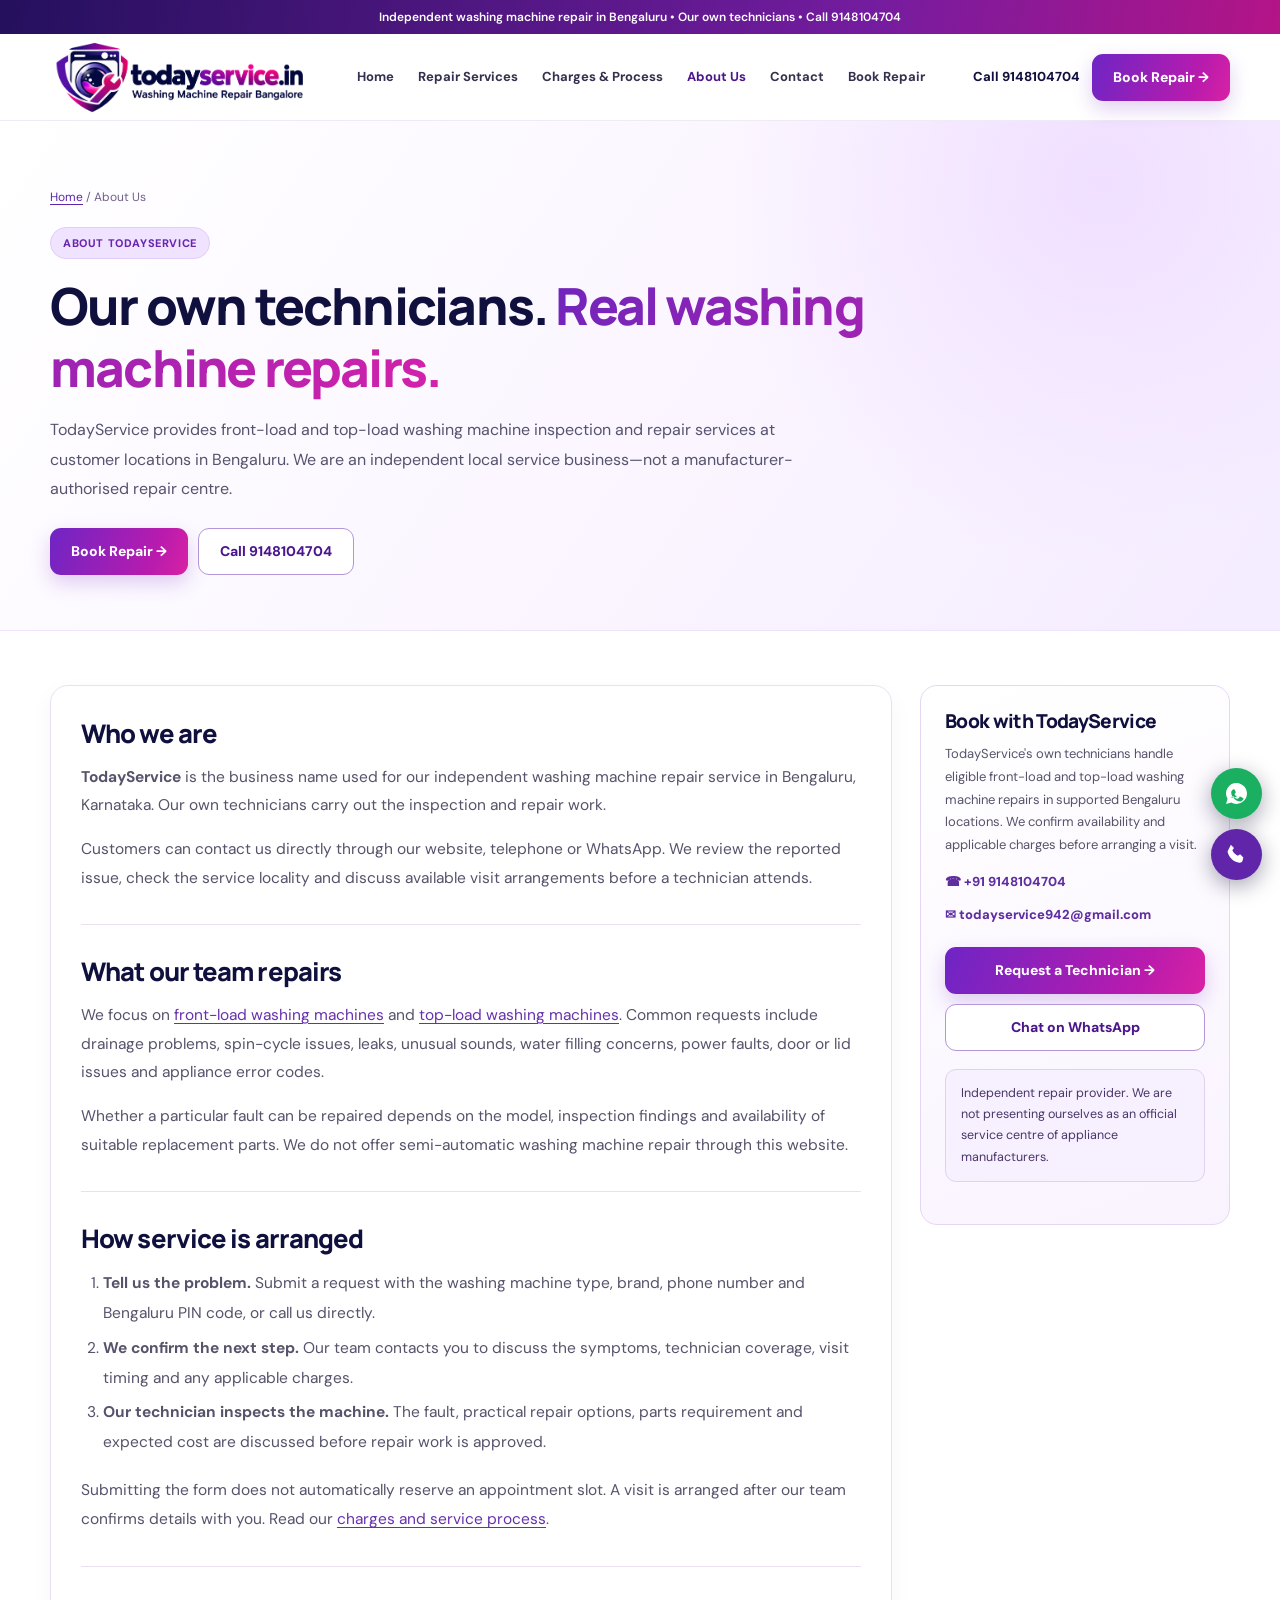
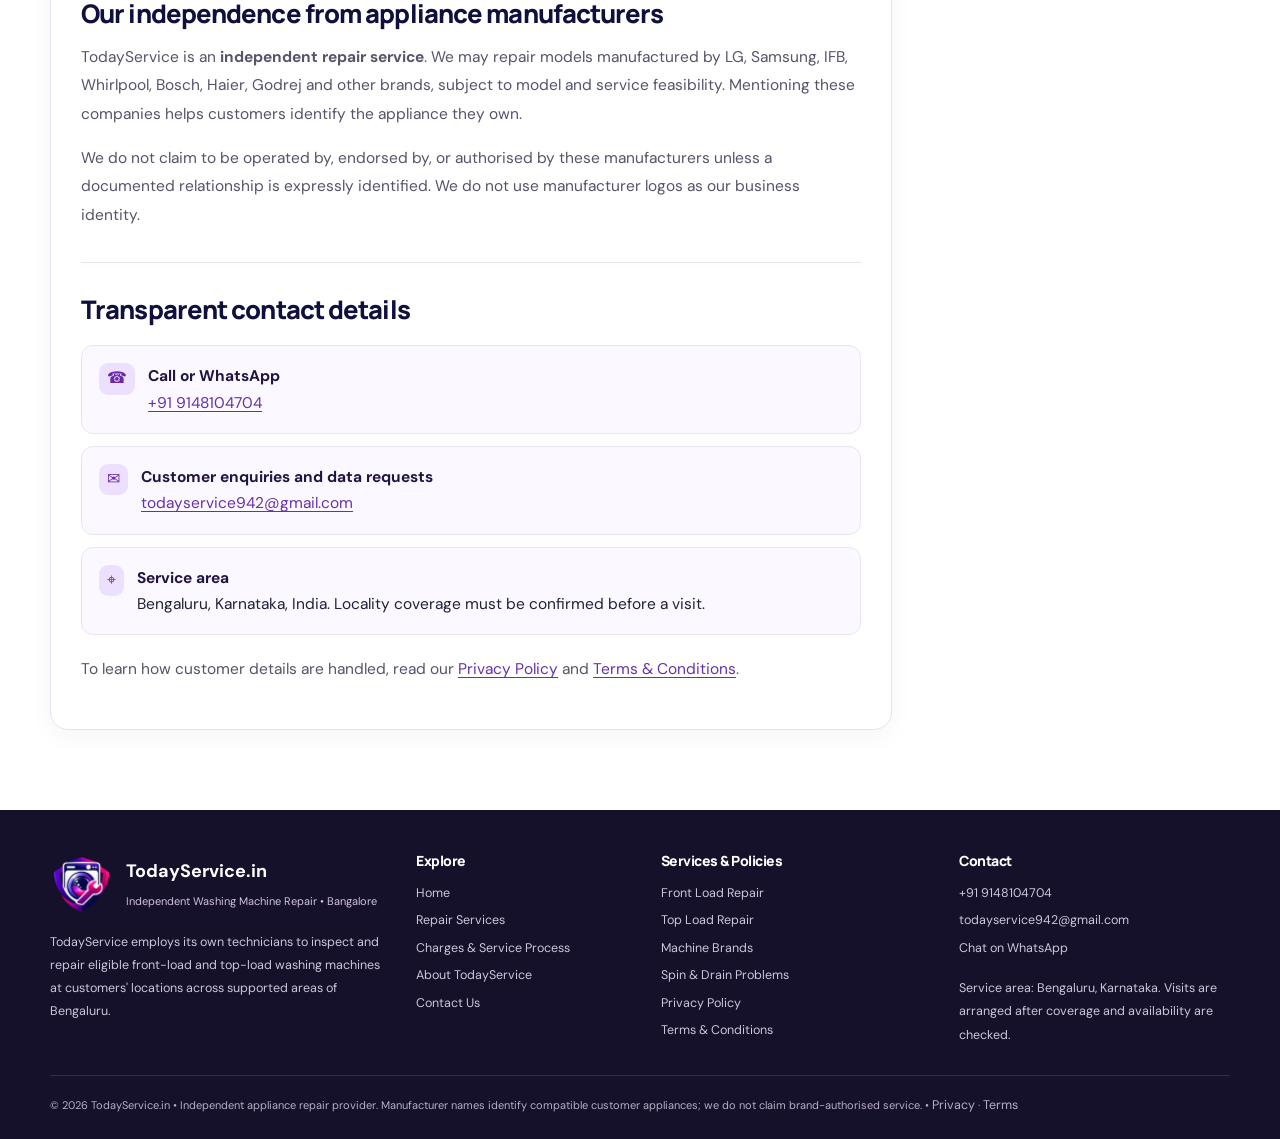
<file: about.html>
<!doctype html><html lang="en-IN"><head><meta charset="UTF-8"><meta name="viewport" content="width=device-width,initial-scale=1"><title>About TodayService | Independent Washing Machine Repair Bangalore</title><meta name="description" content="TodayService is an independent Bangalore washing machine repair business with its own technicians. Learn how service requests, diagnosis and visits work."><meta name="robots" content="index,follow,max-image-preview:large"><link rel="canonical" href="https://todayservice.in/about.html"><meta name="theme-color" content="#5320a1"><meta property="og:type" content="website"><meta property="og:site_name" content="TodayService.in"><meta property="og:locale" content="en_IN"><meta property="og:title" content="About TodayService | Independent Washing Machine Repair Bangalore"><meta property="og:description" content="TodayService is an independent Bangalore washing machine repair business with its own technicians. Learn how service requests, diagnosis and visits work."><meta property="og:url" content="https://todayservice.in/about.html"><meta property="og:image" content="https://todayservice.in/assets/todayservice-logo.webp"><meta name="twitter:card" content="summary_large_image"><link rel="icon" type="image/png" href="assets/favicon.png"><link rel="apple-touch-icon" href="assets/apple-touch-icon.png"><link rel="stylesheet" href="assets/interior.css"><script type="application/ld+json">{"@context":"https://schema.org","@graph":[{"@type":"HomeAndConstructionBusiness","@id":"https://todayservice.in/#business","name":"TodayService","url":"https://todayservice.in/","telephone":"+919148104704","email":"todayservice942@gmail.com","image":"https://todayservice.in/assets/todayservice-logo.webp","areaServed":{"@type":"City","name":"Bengaluru"},"description":"Independent front-load and top-load washing machine repair service in Bengaluru using TodayService technicians."},{"@type":"WebPage","@id":"https://todayservice.in/about.html#webpage","url":"https://todayservice.in/about.html","name":"About TodayService | Independent Washing Machine Repair Bangalore","description":"TodayService is an independent Bangalore washing machine repair business with its own technicians. Learn how service requests, diagnosis and visits work.","isPartOf":{"@type":"WebSite","name":"TodayService.in","url":"https://todayservice.in/"},"about":{"@id":"https://todayservice.in/#business"}},{"@type":"BreadcrumbList","itemListElement":[{"@type":"ListItem","position":1,"name":"Home","item":"https://todayservice.in/"},{"@type":"ListItem","position":2,"name":"About Us","item":"https://todayservice.in/about.html"}]}]}</script></head><body><a class="skip" href="#main">Skip to content</a><div class="topstrip">Independent washing machine repair in Bengaluru • Our own technicians • Call 9148104704</div>
<header class="site-header"><div class="container header"><a href="index.html" class="logo" aria-label="TodayService homepage"><img src="assets/todayservice-logo.webp" alt="TodayService.in — Washing Machine Repair in Bangalore" width="1250" height="417"></a><nav class="nav" id="site-nav" aria-label="Main navigation"><a href="index.html">Home</a><a href="services.html">Repair Services</a><a href="pricing.html">Charges & Process</a><a href="about.html" aria-current="page">About Us</a><a href="contact.html">Contact</a><a href="booking.html">Book Repair</a></nav><div class="header-right"><a class="smallcall" href="tel:+919148104704">Call 9148104704</a><a class="btn btn-primary" href="booking.html">Book Repair →</a><button class="mobile-menu-btn" aria-label="Open navigation" aria-controls="site-nav" aria-expanded="false" type="button"><svg viewBox="0 0 24 24" width="25" height="25" fill="none" stroke="currentColor" stroke-width="2"><path d="M3 6h18M3 12h18M3 18h18"/></svg></button></div></div></header><main id="main"><section class="page-hero"><div class="container"><nav aria-label="Breadcrumb" class="page-breadcrumbs"><a href="index.html">Home</a> / <span aria-current="page">About Us</span></nav><span class="eyebrow">About TodayService</span><h1>Our own technicians. <em>Real washing machine repairs.</em></h1><p>TodayService provides front-load and top-load washing machine inspection and repair services at customer locations in Bengaluru. We are an independent local service business—not a manufacturer-authorised repair centre.</p><div class="hero-actions"><a class="btn btn-primary" href="booking.html">Book Repair →</a><a class="btn btn-outline" href="tel:+919148104704">Call 9148104704</a></div></div></section><section class="page-body"><div class="container"><div class="prose-layout"><div class="content-panel"><section><h2>Who we are</h2><p><strong>TodayService</strong> is the business name used for our independent washing machine repair service in Bengaluru, Karnataka. Our own technicians carry out the inspection and repair work.</p><p>Customers can contact us directly through our website, telephone or WhatsApp. We review the reported issue, check the service locality and discuss available visit arrangements before a technician attends.</p></section>
<section><h2>What our team repairs</h2><p>We focus on <a href="front-load-repair.html">front-load washing machines</a> and <a href="top-load-repair.html">top-load washing machines</a>. Common requests include drainage problems, spin-cycle issues, leaks, unusual sounds, water filling concerns, power faults, door or lid issues and appliance error codes.</p><p>Whether a particular fault can be repaired depends on the model, inspection findings and availability of suitable replacement parts. We do not offer semi-automatic washing machine repair through this website.</p></section>
<section><h2>How service is arranged</h2><ol><li><strong>Tell us the problem.</strong> Submit a request with the washing machine type, brand, phone number and Bengaluru PIN code, or call us directly.</li><li><strong>We confirm the next step.</strong> Our team contacts you to discuss the symptoms, technician coverage, visit timing and any applicable charges.</li><li><strong>Our technician inspects the machine.</strong> The fault, practical repair options, parts requirement and expected cost are discussed before repair work is approved.</li></ol><p>Submitting the form does not automatically reserve an appointment slot. A visit is arranged after our team confirms details with you. Read our <a href="pricing.html">charges and service process</a>.</p></section>
<section><h2>Our independence from appliance manufacturers</h2><p>TodayService is an <strong>independent repair service</strong>. We may repair models manufactured by LG, Samsung, IFB, Whirlpool, Bosch, Haier, Godrej and other brands, subject to model and service feasibility. Mentioning these companies helps customers identify the appliance they own.</p><p>We do not claim to be operated by, endorsed by, or authorised by these manufacturers unless a documented relationship is expressly identified. We do not use manufacturer logos as our business identity.</p></section>
<section><h2>Transparent contact details</h2><div class="contact-rows"><div class="contact-row"><span class="cr-icon">☎</span><div><strong>Call or WhatsApp</strong><a href="tel:+919148104704">+91 9148104704</a></div></div><div class="contact-row"><span class="cr-icon">✉</span><div><strong>Customer enquiries and data requests</strong><a href="mailto:todayservice942@gmail.com">todayservice942@gmail.com</a></div></div><div class="contact-row"><span class="cr-icon">⌖</span><div><strong>Service area</strong>Bengaluru, Karnataka, India. Locality coverage must be confirmed before a visit.</div></div></div><p>To learn how customer details are handled, read our <a href="privacy-policy.html">Privacy Policy</a> and <a href="terms.html">Terms &amp; Conditions</a>.</p></section></div><aside class="side-card"><h2>Book with TodayService</h2><p>TodayService's own technicians handle eligible front-load and top-load washing machine repairs in supported Bengaluru locations. We confirm availability and applicable charges before arranging a visit.</p><a class="contact-link" href="tel:+919148104704">☎ +91 9148104704</a><a class="contact-link" href="mailto:todayservice942@gmail.com">✉ todayservice942@gmail.com</a><a class="btn btn-primary" href="booking.html">Request a Technician →</a><a class="btn btn-outline" href="https://wa.me/919148104704?text=Hello%20TodayService%2C%20I%20need%20washing%20machine%20repair%20in%20Bangalore." target="_blank" rel="noopener noreferrer">Chat on WhatsApp</a><div class="trust-note">Independent repair provider. We are not presenting ourselves as an official service centre of appliance manufacturers.</div></aside></div></div></section></main><footer class="site-footer"><div class="container"><div class="footer-grid four-cols"><div><div class="footer-brand"><img src="assets/todayservice-icon.webp" alt="TodayService icon" width="63" height="63"><div><strong>TodayService.in</strong><br><span>Independent Washing Machine Repair • Bangalore</span></div></div><p>TodayService employs its own technicians to inspect and repair eligible front-load and top-load washing machines at customers' locations across supported areas of Bengaluru.</p></div><div><h3>Explore</h3><a href="index.html">Home</a><a href="services.html">Repair Services</a><a href="pricing.html">Charges &amp; Service Process</a><a href="about.html">About TodayService</a><a href="contact.html">Contact Us</a></div><div><h3>Services &amp; Policies</h3><a href="front-load-repair.html">Front Load Repair</a><a href="top-load-repair.html">Top Load Repair</a><a href="brand-repair.html">Machine Brands</a><a href="spin-drain-repair.html">Spin &amp; Drain Problems</a><a href="privacy-policy.html">Privacy Policy</a><a href="terms.html">Terms &amp; Conditions</a></div><div><h3>Contact</h3><a href="tel:+919148104704">+91 9148104704</a><a href="mailto:todayservice942@gmail.com">todayservice942@gmail.com</a><a href="https://wa.me/919148104704?text=Hello%20TodayService%2C%20I%20need%20washing%20machine%20repair%20in%20Bangalore." target="_blank" rel="noopener noreferrer">Chat on WhatsApp</a><p>Service area: Bengaluru, Karnataka. Visits are arranged after coverage and availability are checked.</p></div></div><div class="footer-bottom">© <span id="copyright-year">2026</span> TodayService.in • Independent appliance repair provider. Manufacturer names identify compatible customer appliances; we do not claim brand-authorised service. • <a href="privacy-policy.html" style="display:inline">Privacy</a> · <a href="terms.html" style="display:inline">Terms</a></div></div></footer>
<div class="float-links" aria-label="Quick contact"><a class="wa-float" href="https://wa.me/919148104704?text=Hello%20TodayService%2C%20I%20need%20washing%20machine%20repair%20in%20Bangalore." target="_blank" rel="noopener noreferrer" aria-label="WhatsApp TodayService" title="WhatsApp TodayService"><svg viewBox="0 0 24 24" aria-hidden="true"><path d="M12 2a10 10 0 0 0-8.6 15.1L2 22l5.1-1.3A10 10 0 1 0 12 2Zm-5 14c.3-1 1-1.2 1.3-1.3s.7.1 1 .4c1.2 1.2 2.4 1.7 3.2 1.9.8.2 1.2-.1 1.6-.6l.9-1.1c.3-.3.6-.2 1-.1l2.2 1c.4.2.6.5.5.9-.2 1.3-1.7 2.5-3.2 2.5-4 0-8.6-4.6-8.6-8.6 0-1.5 1.1-3 2.4-3.2.4-.1.7.1.9.5l1 2.1c.1.3.2.7-.1 1l-1 1c.7 1.5 2.1 2.8 3.7 3.5l1-.9c.3-.3.6-.3 1-.2"/></svg></a><a class="call-float" href="tel:+919148104704" aria-label="Call TodayService" title="Call TodayService"><svg viewBox="0 0 24 24" aria-hidden="true"><path d="M6.6 2.6l3 3.1-1.6 2.1c1 2.1 3.1 4.2 5.3 5.4l2.2-1.5 3.1 3.1-.8 3.2c-.4 1.2-1.6 1.9-2.9 1.8C8.9 19.3 4.7 15 3.4 9.2 3 7.4 3.6 5.7l3-3.1z"/></svg></a></div><div class="mobile-cta"><a class="btn btn-outline" href="tel:+919148104704">Call Now</a><a class="btn btn-primary" href="booking.html">Book Repair →</a></div>
<script>document.getElementById('copyright-year').textContent=new Date().getFullYear();(function(){let m=document.querySelector('.mobile-menu-btn'),n=document.querySelector('.nav');if(m&&n){m.addEventListener('click',()=>{let o=n.classList.toggle('open');m.setAttribute('aria-expanded',String(o));});n.querySelectorAll('a').forEach(a=>a.addEventListener('click',()=>{n.classList.remove('open');m.setAttribute('aria-expanded','false')}));}})();</script></body></html>
</file>
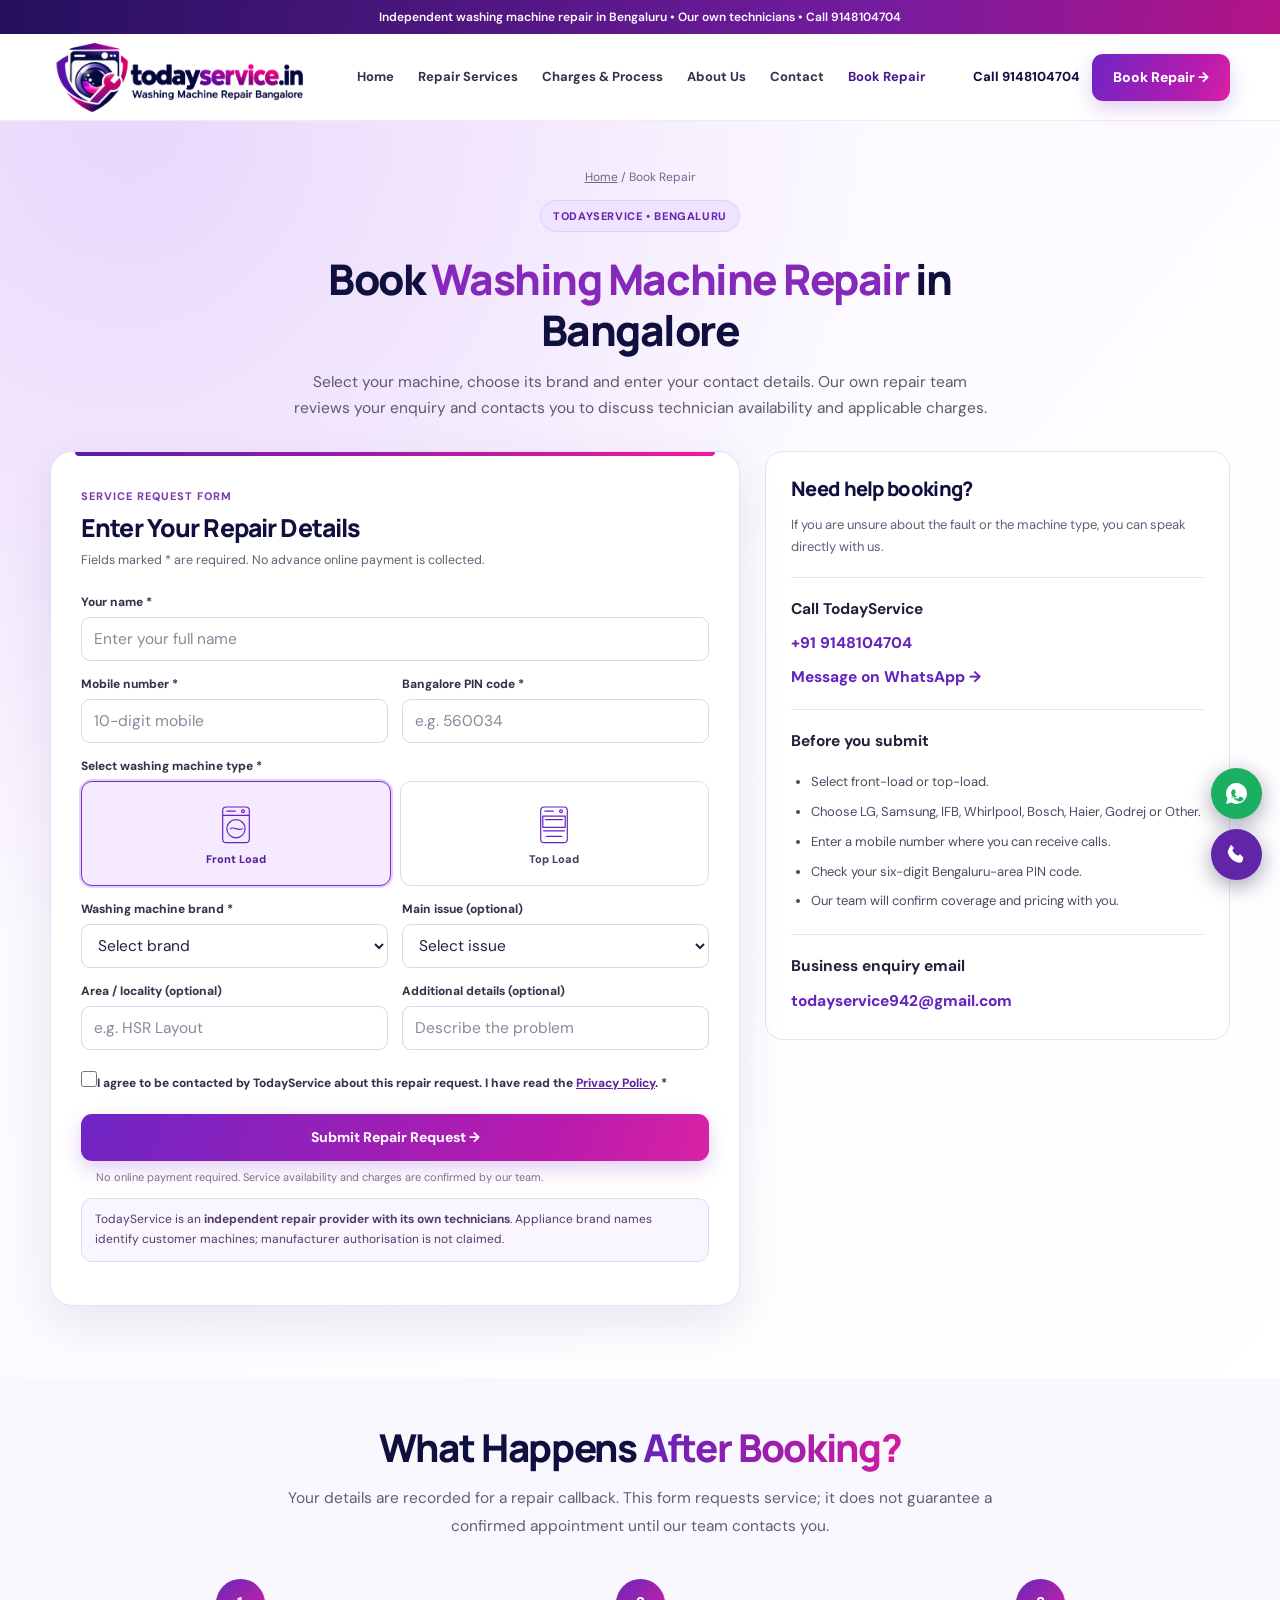
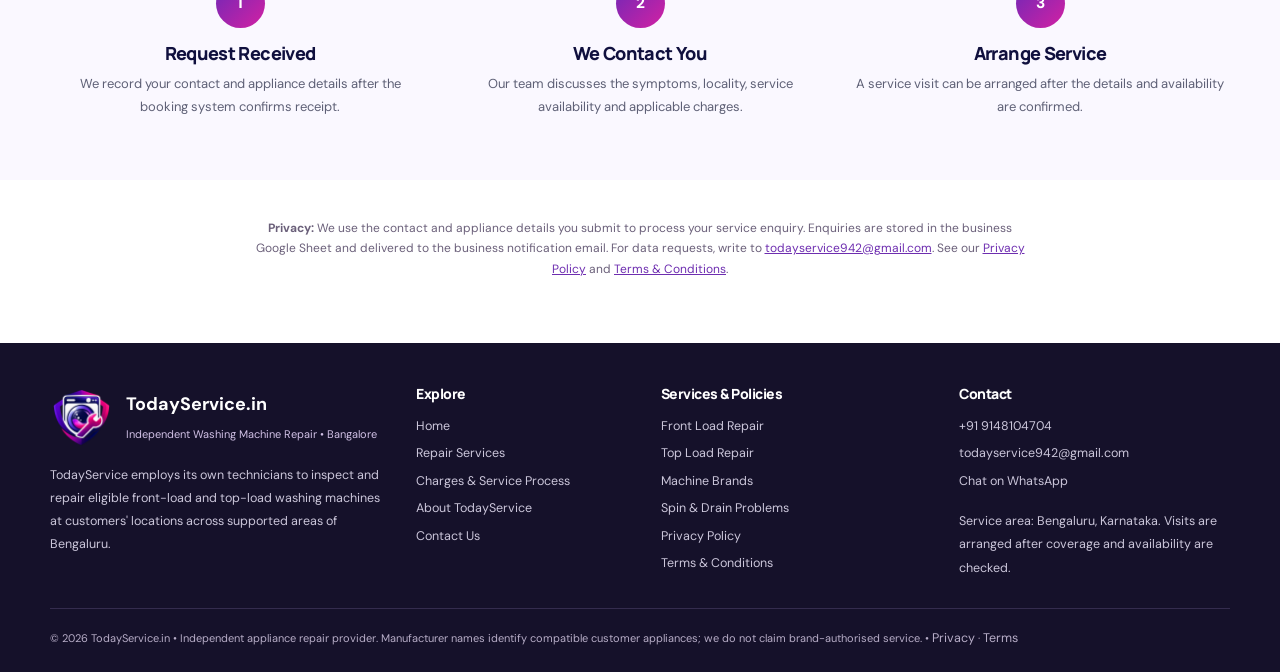
<file: booking.html>
<!doctype html><html lang="en-IN"><head> <!-- Google tag (gtag.js) -->
<script async src="https://www.googletagmanager.com/gtag/js?id=AW-18528199586"></script>
<script>
  window.dataLayer = window.dataLayer || [];
  function gtag(){dataLayer.push(arguments);}
  gtag('js', new Date());

  gtag('config', 'AW-18528199586');
</script> <meta charset="UTF-8"><meta name="viewport" content="width=device-width,initial-scale=1"><title>Book Washing Machine Repair in Bangalore | TodayService.in</title><meta name="description" content="Book front-load and top-load washing machine repair in Bangalore with TodayService.in. Fill the booking form, choose your machine type and brand, and get a quick callback from our repair team."><meta name="keywords" content="book washing machine repair Bangalore, front load repair Bangalore, top load repair Bangalore, washing machine booking form, TodayService.in Bangalore"><meta name="robots" content="index,follow,max-image-preview:large"><link rel="canonical" href="https://todayservice.in/booking.html"><meta name="theme-color" content="#5320a1"><meta property="og:type" content="website"><meta property="og:locale" content="en_IN"><meta property="og:site_name" content="todayservice.in"><meta property="og:title" content="Book Washing Machine Repair in Bangalore | TodayService.in"><meta property="og:description" content="Book front-load and top-load washing machine repair in Bangalore with TodayService.in. Choose your machine type, brand and PIN code, then submit your request for a quick callback."><meta property="og:url" content="https://todayservice.in/booking.html"><meta property="og:image" content="https://todayservice.in/assets/todayservice-logo.webp"><meta name="twitter:card" content="summary_large_image"><link rel="icon" type="image/png" href="assets/favicon.png"><link rel="apple-touch-icon" href="assets/apple-touch-icon.png"><link rel="preconnect" href="https://fonts.googleapis.com"><link rel="preconnect" href="https://fonts.gstatic.com" crossorigin><link rel="preload" as="image" href="assets/todayservice-logo.webp"><script type="application/ld+json">{"@context":"https://schema.org","@graph":[{"@context":"https://schema.org","@type":"HomeAndConstructionBusiness","@id":"https://todayservice.in/#business","name":"TodayService","url":"https://todayservice.in/","image":"https://todayservice.in/assets/todayservice-icon.webp","logo":"https://todayservice.in/assets/todayservice-icon.webp","telephone":"+91 9148104704","email":"todayservice942@gmail.com","areaServed":{"@type":"City","name":"Bengaluru"},"serviceType":"Independent front-load and top-load washing machine repair by TodayService technicians"},{"@context":"https://schema.org","@type":"WebPage","name":"Book Washing Machine Repair in Bangalore","url":"https://todayservice.in/booking.html","isPartOf":{"@type":"WebSite","name":"TodayService","url":"https://todayservice.in/"},"about":{"@id":"https://todayservice.in/#business"}}]}</script><style>@import url('https://fonts.googleapis.com/css2?family=DM+Sans:wght@400;500;600;700;800&family=Manrope:wght@400;500;600;700;800&display=swap');
:root{--navy:#10103e;--ink:#20213a;--purple:#6425bf;--plum:#4b168b;--magenta:#d9139a;--soft:#faf7ff;--soft2:#f3eafe;--line:#e8e2f2;--muted:#5e6076;--shadow:0 18px 50px rgba(33,15,78,.09);--radius:18px;--max:1180px}
*{box-sizing:border-box}html{scroll-behavior:smooth;scroll-padding-top:90px}body{margin:0;color:var(--ink);background:#fff;font:400 15.5px/1.7 'DM Sans',Arial,sans-serif}h1,h2,h3,h4,p{margin:0}h1,h2,h3,h4{font-family:'Manrope','DM Sans',sans-serif;line-height:1.2;letter-spacing:-.035em;color:var(--navy)}h1{font-size:clamp(2.2rem,4.15vw,3.7rem);font-weight:800}h2{font-size:clamp(1.85rem,3vw,2.55rem);font-weight:800}h3{font-size:1.13rem;font-weight:800}p{max-width:68ch}a{text-decoration:none;color:inherit}button,input,textarea,select{font:inherit}button{cursor:pointer}a:focus-visible,button:focus-visible,input:focus-visible,textarea:focus-visible,select:focus-visible{outline:3px solid #e36bd2;outline-offset:3px}img,svg{max-width:100%}.container{width:min(var(--max),calc(100% - 40px));margin-inline:auto}.skip{position:absolute;top:-100px;left:8px;padding:10px;background:#fff;z-index:999}.skip:focus{top:8px}.topstrip{font-size:12px;text-align:center;padding:7px 14px;background:linear-gradient(100deg,#24105d,#741c9f 68%,#b41487);color:#fff;font-weight:600}.site-header{background:#fff;position:sticky;top:0;z-index:90;border-bottom:1px solid rgba(104,49,165,.1)}.header{display:flex;align-items:center;justify-content:space-between;gap:22px;min-height:81px}.logo{display:flex;align-items:center;flex-shrink:0}.logo img{width:258px;height:auto;display:block}.nav{display:flex;align-items:center;gap:24px}.nav a{font-weight:700;font-size:13px;color:#35304e}.nav a:hover,.nav a[aria-current=page]{color:var(--plum)}.header-right{display:flex;gap:12px;align-items:center}.smallcall{white-space:nowrap;font-size:13px;font-weight:800;color:var(--navy)}.btn{appearance:none;border:0;display:inline-flex;align-items:center;justify-content:center;gap:9px;border-radius:11px;padding:13px 21px;line-height:1.3;font-weight:800;font-size:14px;white-space:normal;transition:transform .2s,box-shadow .2s,background .2s;text-align:center;min-height:47px}.btn:hover{transform:translateY(-1px)}.btn-primary{background:linear-gradient(110deg,#6e25c5,#b91bad 75%,#d922a4);color:#fff;box-shadow:0 8px 20px rgba(119,35,193,.22)}.btn-primary:hover{box-shadow:0 12px 25px rgba(119,35,193,.32)}.btn-outline{color:var(--plum);border:1.5px solid #b395da;background:#fff}.btn-white{color:var(--plum);background:white}.btn-dark{background:#21104b;color:#fff}.mobile-menu-btn{display:none;background:none;border:1px solid var(--line);border-radius:10px;width:44px;height:42px;color:var(--navy)}
.hero{background:radial-gradient(ellipse at 80% 11%,#edd9fc 0%,transparent 35%),linear-gradient(135deg,#fcfaff 0%,#f5ecff 57%,#fff 100%);padding:74px 0 75px;overflow:hidden}.hero-grid{display:grid;grid-template-columns:minmax(0,1fr) minmax(375px,460px);gap:65px;align-items:center}.eyebrow{display:inline-flex;align-items:center;gap:7px;color:#6925ae;background:#f0e3ff;border:1px solid #e1cdf7;padding:6px 12px;border-radius:99px;font-size:11px;font-weight:800;letter-spacing:.055em;text-transform:uppercase;margin-bottom:22px}.hero h1 span,.section-head h2 span{background:linear-gradient(100deg,#6323b8,#d41b9f);-webkit-background-clip:text;background-clip:text;color:transparent}.hero-desc{font-size:16px;color:#4b4d61;margin-top:21px;line-height:1.85}.hero-actions{display:flex;flex-wrap:wrap;gap:10px;margin-top:26px}.hero-features{margin-top:32px;display:flex;gap:17px 24px;flex-wrap:wrap}.hero-features span{display:flex;gap:7px;align-items:center;font-size:12px;font-weight:800;color:#4f4960}.mini-check{background:#e9d8ff;color:#6124ad;display:grid;place-items:center;width:19px;height:19px;border-radius:50%;font-size:12px}.hero-intro-pic{margin-top:30px;display:flex;align-items:center;gap:13px;padding:16px;border-radius:15px;border:1px solid #e7daf6;background:#ffffffac;max-width:470px}.hero-intro-pic img{width:68px;height:68px;object-fit:contain}.hero-intro-pic strong{display:block;font-size:14px;color:var(--navy)}.hero-intro-pic small{font-size:12px;color:var(--muted);display:block;line-height:1.5;margin-top:3px}
.form-card{position:relative;background:#fff;border:1px solid #e9def6;border-radius:22px;box-shadow:var(--shadow);padding:28px;max-width:100%}.form-card:before{content:'';position:absolute;top:0;left:24px;right:24px;height:4px;border-radius:0 0 9px 9px;background:linear-gradient(90deg,#5a1ea6,#f119a4)}.form-card .label-top{font-size:11px;font-weight:800;text-transform:uppercase;color:#7c3bb2;letter-spacing:.09em}.form-card h2{font-size:1.55rem;margin:4px 0 8px}.form-card .form-subtitle{font-size:12.5px;color:var(--muted);line-height:1.7;margin-bottom:21px}.form-grid{display:grid;grid-template-columns:1fr 1fr;gap:14px}.field{min-width:0}.field.span2{grid-column:1/-1}.field>label,.field-label{display:block;font-size:12px;font-weight:800;line-height:1.5;color:#363349;margin-bottom:6px}.field input,.field select,.field textarea{width:100%;height:44px;background:#fff;border:1px solid #dcd6e8;border-radius:9px;color:#25203e;padding:10px 12px;outline:none;min-width:0;transition:border .2s,box-shadow .2s}.field input:focus,.field select:focus,.field textarea:focus{border-color:#9b56d5;box-shadow:0 0 0 3px #e3d4f974}.field textarea{height:75px;resize:vertical}.field input::placeholder,.field textarea::placeholder{color:#8e879c}.machine-options{display:grid;grid-template-columns:repeat(2,minmax(0,1fr));gap:9px}.machine-option{position:relative;min-width:0}.machine-option input{position:absolute;opacity:0;width:1px;height:1px;top:10px}.machine-option label{cursor:pointer;display:flex;flex-direction:column;align-items:center;justify-content:center;text-align:center;gap:4px;min-height:105px;background:#fff;border:1.6px solid #e0d9e9;border-radius:11px;padding:8px 4px;font-size:11px;font-weight:800;line-height:1.3;color:#434158;transition:.18s}.machine-option label:hover{border-color:#bb89e4}.machine-option label svg{width:42px;height:47px;stroke:var(--purple);fill:none;stroke-width:1.7;stroke-linecap:round;stroke-linejoin:round}.machine-option input:checked+label{border-color:#7b2fca;background:#f5eaff;color:#552096;box-shadow:0 0 0 2px #e3d0fb}.machine-option input:focus-visible+label{outline:3px solid #d85fac;outline-offset:3px}.checkbox-line{display:flex;align-items:flex-start;gap:9px;font-size:11.5px;line-height:1.6;color:#55536a;margin-top:4px}.checkbox-line input{margin:3px 0 0;accent-color:var(--purple);width:16px;height:16px;flex-shrink:0}.submit-btn{width:100%;margin-top:2px}.form-disclaimer{font-size:11px;color:#77728a;text-align:center;margin-top:8px;line-height:1.5}.form-message{display:none;border-radius:10px;padding:11px 12px;margin-top:13px;font-size:12px;line-height:1.6}.form-message.show{display:block}.form-message.warn{background:#fff6e5;color:#755024;border:1px solid #f0d9a4}.form-message.good{background:#edfff6;color:#135538;border:1px solid #a7e8ca}.form-message.error{background:#fff0f4;color:#8d254c;border:1px solid #f7c1d0}.honeypot{position:absolute!important;left:-9999px!important;opacity:0!important;height:0!important;width:0!important;pointer-events:none!important}
.section{padding:75px 0}.section.soft{background:#faf8ff}.section-head{text-align:center;margin:0 auto 35px;max-width:735px}.section-head .kicker{display:block;font-size:12px;font-weight:800;letter-spacing:.11em;text-transform:uppercase;color:#7e2db9;margin-bottom:9px}.section-head p{margin:14px auto 0;color:var(--muted);line-height:1.8}.grid3{display:grid;grid-template-columns:repeat(3,minmax(0,1fr));gap:17px}.card{border:1px solid #ede8f4;background:#fff;border-radius:16px;padding:24px;box-shadow:0 5px 20px #2a174e05}.card p{font-size:13.5px;color:#686477;line-height:1.75;margin-top:11px}.card .symbol{width:49px;height:49px;display:grid;place-items:center;font-size:22px;font-weight:800;color:#7025ba;background:#f3e8ff;border-radius:13px;margin-bottom:17px}.soft .card{background:white}.issue-list{display:grid;grid-template-columns:repeat(3,1fr);gap:13px}.issue{display:flex;align-items:center;gap:11px;border-radius:11px;padding:15px 18px;border:1px solid #ebe5f1;background:#fff;font-weight:700;font-size:13px}.issue svg{width:18px;height:18px;color:#7e31bd;flex-shrink:0}.brands{display:flex;flex-wrap:wrap;justify-content:center;gap:10px;margin:30px 0 8px}.brand-pill{font-weight:800;color:#342c54;background:#fff;border:1px solid #e3d8f0;padding:10px 23px;border-radius:10px}.steps{display:grid;grid-template-columns:repeat(3,1fr);gap:20px}.step{position:relative;padding:14px 6px;text-align:center}.step-number{width:49px;height:49px;display:grid;place-items:center;border-radius:50%;margin:0 auto 15px;color:#fff;background:linear-gradient(135deg,#6b28b8,#d321a3);font-weight:800}.step h3{margin-bottom:9px}.step p{margin:0 auto;color:var(--muted);font-size:13px;line-height:1.75}.area-columns{display:grid;grid-template-columns:1fr 1fr;gap:45px;align-items:center}.area-columns p{color:var(--muted);margin-top:14px;line-height:1.85}.locations{display:flex;flex-wrap:wrap;gap:9px;margin-top:19px}.locations span{border-radius:8px;background:#f0e9fb;color:#563587;padding:8px 13px;font-size:12px;font-weight:800}.side-panel{border:1px solid #e9dcf5;background:linear-gradient(125deg,#faf7ff,#fff);padding:27px;border-radius:18px}.side-panel h3{font-size:1.25rem}.side-panel ul{padding-left:18px;color:#55516e;font-size:13px;line-height:2.1}.faq{max-width:840px;margin:auto;display:grid;gap:11px}.faq details{border-radius:11px;background:white;border:1px solid #e9e4f2;padding:17px 19px}.faq summary{cursor:pointer;list-style:none;font-size:14px;font-weight:800;color:#2c244e;display:flex;justify-content:space-between;gap:10px}.faq summary::after{content:'+';color:var(--purple);font-size:22px;line-height:16px}.faq details[open] summary::after{content:'−'}.faq summary::-webkit-details-marker{display:none}.faq p{font-size:13px;color:#686175;line-height:1.85;padding-top:13px}.cta-band{border-radius:20px;background:linear-gradient(115deg,#231053,#4f1990 53%,#ac168c);padding:45px;display:flex;justify-content:space-between;align-items:center;gap:26px;color:white}.cta-band h2{color:white;font-size:clamp(1.5rem,3vw,2.15rem)}.cta-band p{color:#e4d7fa;margin-top:9px;font-size:13px}.cta-buttons{display:flex;flex-wrap:wrap;gap:10px}
.site-footer{background:#15112a;color:#cbc6da;padding:43px 0 20px}.footer-grid{display:grid;grid-template-columns:1.25fr 1fr 1fr;gap:28px}.footer-brand{display:flex;gap:13px;align-items:center}.footer-brand img{width:63px;height:63px;object-fit:contain}.footer-brand strong{font-size:18px;color:#fff}.footer-brand span{color:#d1c1e6;font-size:11px}.site-footer p{font-size:12.5px;margin-top:15px;line-height:1.85}.site-footer h3{color:#fff;font-size:14px;margin-bottom:10px}.site-footer a{display:block;font-size:12.5px;line-height:2.2}.site-footer a:hover{color:#f899de}.footer-bottom{border-top:1px solid #342c4e;margin-top:28px;padding-top:16px;font-size:11px;color:#b7adc7}.float-links{position:fixed;z-index:80;right:18px;bottom:20px;display:flex;flex-direction:column;gap:10px}.float-links a{display:grid;place-items:center;gap:0;width:51px;height:51px;border-radius:50%;color:#fff;box-shadow:0 6px 21px #120e3560}.float-links svg{width:25px;height:25px;fill:currentColor}.wa-float{background:#1baf61}.call-float{background:#6125aa}.float-links a:focus-visible{outline:3px solid #d631a3;outline-offset:3px}.mobile-cta{display:none}.booking-hero{background:radial-gradient(ellipse at 10% 0%,#ead7fc,transparent 47%),linear-gradient(130deg,#faf7ff,#fff);padding:46px 0 72px}.booking-heading{text-align:center;max-width:710px;margin:0 auto 30px}.booking-heading h1{font-size:clamp(2.1rem,3.3vw,3rem)}.booking-heading p{margin:13px auto 0;color:#5e5a6c}.booking-layout{display:grid;grid-template-columns:minmax(0,690px) minmax(260px,1fr);gap:25px;align-items:start;justify-content:center}.booking-layout .form-card{padding:30px}.booking-side{background:white;border:1px solid var(--line);border-radius:18px;padding:25px}.booking-side h2{font-size:20px}.booking-side p{font-size:13px;color:var(--muted);margin-top:13px}.booking-side ul{padding-left:20px;font-size:13px;line-height:2.3;color:#4f4960}.booking-contact{border-top:1px solid var(--line);padding-top:18px;margin-top:18px}.booking-contact a{display:block;font-weight:800;color:var(--purple);margin-top:8px}.breadcrumbs{font-size:12px;margin-bottom:12px;color:#71668a}.breadcrumbs a{text-decoration:underline}
@media(max-width:1100px){.nav{gap:13px}.nav a{font-size:12px}.logo img{width:210px}.hero-grid{gap:33px}.smallcall{display:none}}
@media(max-width:850px){.header{min-height:72px}.logo img{width:210px}.mobile-menu-btn{display:grid;place-items:center}.nav{display:none;position:absolute;top:calc(100% - 1px);left:0;right:0;padding:17px 22px;background:#fff;box-shadow:0 14px 22px #160e301a;align-items:stretch;flex-direction:column;gap:2px}.nav.open{display:flex}.nav a{font-size:14px;padding:9px 0}.header-right .btn{display:none}.hero-grid{grid-template-columns:1fr;max-width:660px;gap:40px}.hero{padding:52px 0}.hero-intro-pic{margin-top:18px}.booking-layout{grid-template-columns:1fr}.booking-side{max-width:690px;width:100%;margin:auto}.footer-grid{grid-template-columns:1fr 1fr}.grid3{grid-template-columns:repeat(2,1fr)}.area-columns{grid-template-columns:1fr;gap:22px}}
@media(max-width:600px){body{font-size:14.5px;padding-bottom:58px}.container{width:calc(100% - 32px)}.topstrip{font-size:10px;line-height:1.4}.header{min-height:65px}.logo img{width:168px}.hero{padding:37px 0 49px}.hero h1{font-size:2.25rem}.hero-desc{font-size:14px;margin-top:15px}.hero-actions .btn{flex:1}.eyebrow{font-size:10px;margin-bottom:16px}.hero-features{margin-top:21px;gap:10px}.hero-features span{font-size:11px}.form-card{border-radius:16px;padding:21px 16px}.form-card h2{font-size:1.43rem}.form-grid{gap:11px}.form-card .form-subtitle{margin-bottom:16px}.field input,.field select{font-size:14px}.machine-option label{min-height:92px;font-size:10px;padding:7px 2px}.machine-option label svg{width:34px;height:39px}.section{padding:55px 0}.section-head{margin-bottom:23px}.grid3,.issue-list,.steps{grid-template-columns:1fr}.grid3{gap:11px}.card{padding:20px}.issue-list{gap:8px}.steps{gap:14px}.step{padding:9px}.locations span{font-size:11px}.cta-band{padding:27px 21px;display:block}.cta-buttons{margin-top:18px}.footer-grid{grid-template-columns:1fr;gap:22px}.footer-grid p{margin-top:7px}.float-links{bottom:73px;right:12px}.float-links a{width:43px;height:43px}.float-links svg{width:21px;height:21px}.mobile-cta{position:fixed;bottom:0;left:0;right:0;z-index:75;display:grid;grid-template-columns:1fr 1.2fr;gap:7px;padding:8px 12px calc(8px + env(safe-area-inset-bottom));background:white;border-top:1px solid #e6daef}.mobile-cta .btn{min-height:43px;padding:8px 11px;font-size:12px}.booking-hero{padding:26px 0 52px}.booking-heading{text-align:left;margin-bottom:22px}.booking-heading h1{font-size:2rem}.booking-heading p{font-size:13px}.booking-layout .form-card{padding:21px 15px}}
@media(max-width:355px){.logo img{width:145px}.hero h1{font-size:1.95rem}.machine-option label{font-size:9px}}
@media(prefers-reduced-motion:reduce){html{scroll-behavior:auto}*,*::before,*::after{animation-duration:.01ms!important;transition-duration:.01ms!important}}
.thankyou-modal{position:fixed;inset:0;background:rgba(15,12,39,.58);display:grid;place-items:center;padding:18px;z-index:500;opacity:0;pointer-events:none;transition:opacity .2s ease}.thankyou-modal.show{opacity:1;pointer-events:auto}.thankyou-modal__box{position:relative;width:min(100%,560px);background:#fff;border:1px solid #eadcf8;border-radius:24px;padding:32px 24px 26px;box-shadow:0 28px 60px rgba(23,12,58,.24);text-align:center}.thankyou-badge{display:inline-flex;align-items:center;justify-content:center;padding:7px 13px;border-radius:999px;background:#f3e8ff;color:#7622c2;font-size:12px;font-weight:800;letter-spacing:.05em;text-transform:uppercase;margin-bottom:14px}.thankyou-modal__box h2{font-size:clamp(1.7rem,3.2vw,2.35rem);margin-bottom:11px}.thankyou-modal__box p{margin:0 auto 15px;color:#4b4d61;line-height:1.75;max-width:35ch}.thankyou-ref{display:inline-block;background:#fff6fe;border:1px solid #f0d4ea;color:#6d208e;border-radius:12px;padding:10px 14px;font-size:13px;font-weight:700;margin-bottom:16px}.thankyou-actions{display:flex;flex-wrap:wrap;justify-content:center;gap:10px;margin-bottom:12px}.thankyou-close{position:absolute;top:10px;right:10px;width:38px;height:38px;border:0;border-radius:50%;background:#f4ecff;color:#5a189b;font-size:22px;line-height:1;font-weight:700}.modal-open{overflow:hidden}@media (max-width:900px){.hero-machine-showcase{max-width:none}.hero-machine-visual{min-height:145px}}@media (max-width:640px){.hero-machine-showcase,.machine-options{grid-template-columns:1fr}.thankyou-modal__box{padding:30px 18px 22px}.thankyou-actions .btn,.thankyou-ok{width:100%}}</style><link rel="stylesheet" href="assets/site-extra.css"></head><body><a class="skip" href="#main">Skip to content</a><div class="topstrip">Independent washing machine repair in Bengaluru • Our own technicians • Call 9148104704</div>
<header class="site-header"><div class="container header"><a href="index.html" class="logo" aria-label="TodayService homepage"><img src="assets/todayservice-logo.webp" alt="TodayService.in — Washing Machine Repair in Bangalore" width="1250" height="417"></a><nav class="nav" id="site-nav" aria-label="Main navigation"><a href="index.html">Home</a><a href="services.html">Repair Services</a><a href="pricing.html">Charges & Process</a><a href="about.html">About Us</a><a href="contact.html">Contact</a><a href="booking.html" aria-current="page">Book Repair</a></nav><div class="header-right"><a class="smallcall" href="tel:+919148104704">Call 9148104704</a><a class="btn btn-primary" href="booking.html">Book Repair →</a><button class="mobile-menu-btn" aria-label="Open navigation" aria-controls="site-nav" aria-expanded="false" type="button"><svg viewBox="0 0 24 24" width="25" height="25" fill="none" stroke="currentColor" stroke-width="2"><path d="M3 6h18M3 12h18M3 18h18"/></svg></button></div></div></header><main id="main"><section class="booking-hero"><div class="container"><div class="booking-heading"><div class="breadcrumbs"><a href="index.html">Home</a> / Book Repair</div><span class="eyebrow">TodayService • Bengaluru</span><h1>Book <span style="color:#8628ba">Washing Machine Repair</span> in Bangalore</h1><p>Select your machine, choose its brand and enter your contact details. Our own repair team reviews your enquiry and contacts you to discuss technician availability and applicable charges.</p></div><div class="booking-layout"><div class="form-card"><span class="label-top">Service request form</span><h2>Enter Your Repair Details</h2><p class="form-subtitle">Fields marked * are required. No advance online payment is collected.</p><form class="booking-form" data-source="Booking Page" autocomplete="on">
<div class="form-grid">
<div class="field span2"><label for="name-booking">Your name <span aria-hidden="true">*</span></label><input id="name-booking" name="name" type="text" autocomplete="name" placeholder="Enter your full name" minlength="2" maxlength="85" required></div>
<div class="field"><label for="phone-booking">Mobile number *</label><input id="phone-booking" name="phone" inputmode="numeric" autocomplete="tel-national" type="tel" maxlength="14" placeholder="10-digit mobile" required></div>
<div class="field"><label for="pin-booking">Bangalore PIN code *</label><input id="pin-booking" name="pin" type="text" inputmode="numeric" pattern="[1-9][0-9]{5}" maxlength="6" placeholder="e.g. 560034" required></div>
<div class="field span2"><span class="field-label" id="machine-label-booking">Select washing machine type *</span>
<div class="machine-options" role="radiogroup" aria-labelledby="machine-label-booking">
<div class="machine-option"><input id="front-booking" type="radio" name="machineType" value="Front Load" checked required><label for="front-booking"><svg viewBox="0 0 60 60" aria-hidden="true"><rect x="11" y="5" width="38" height="51" rx="5"/><line x1="12" y1="17" x2="48" y2="17"/><circle cx="30" cy="36" r="13"/><path d="M22 36c5-4 10 4 17 0"/><circle cx="40" cy="11" r="2"/><path d="M17 11h12"/></svg><span>Front Load</span></label></div>
<div class="machine-option"><input id="top-booking" type="radio" name="machineType" value="Top Load"><label for="top-booking"><svg viewBox="0 0 60 60" aria-hidden="true"><rect x="11" y="5" width="38" height="51" rx="5"/><path d="M14 18h32v16H14zM18 23h24"/><path d="M15 39h30M19 47h22"/><circle cx="40" cy="11" r="2"/><path d="M17 11h12"/></svg><span>Top Load</span></label></div>

</div></div>
<div class="field"><label for="brand-booking">Washing machine brand *</label><select id="brand-booking" name="brand" required><option value="" disabled selected>Select brand</option><option>LG</option><option>Samsung</option><option>IFB</option><option>Whirlpool</option><option>Bosch</option><option>Haier</option><option>Godrej</option><option>Other</option></select></div>
<div class="field"><label for="issue-booking">Main issue (optional)</label><select id="issue-booking" name="issue"><option value="">Select issue</option><option>Not spinning</option><option>Not draining</option><option>Not starting / No power</option><option>Water leakage</option><option>Excessive noise / vibration</option><option>Not filling water</option><option>Door / lid problem</option><option>Error code</option><option>Other issue</option></select></div>
<div class="field span2" data-other-brand hidden><label for="otherbrand-booking">Enter your washing machine brand *</label><input id="otherbrand-booking" name="otherBrand" type="text" maxlength="70" placeholder="Your machine's brand"></div>
<div class="field"><label for="area-booking">Area / locality (optional)</label><input id="area-booking" name="area" type="text" maxlength="100" placeholder="e.g. HSR Layout"></div>
<div class="field"><label for="notes-booking">Additional details (optional)</label><input id="notes-booking" name="notes" type="text" maxlength="800" placeholder="Describe the problem"></div>
<div class="field span2"><label class="checkbox-line"><input name="consent" type="checkbox" required><span>I agree to be contacted by TodayService about this repair request. I have read the <a href="privacy-policy.html" target="_blank" rel="noopener noreferrer" style="color:#60249d;text-decoration:underline">Privacy Policy</a>. *</span></label></div>
<div class="honeypot" aria-hidden="true"><label>Website <input type="text" name="website" tabindex="-1" autocomplete="off"></label></div>
<div class="field span2"><button class="btn btn-primary submit-btn" type="submit">Submit Repair Request →</button><p class="form-disclaimer">No online payment required. Service availability and charges are confirmed by our team.</p><div class="inline-disclosure">TodayService is an <strong>independent repair provider with its own technicians</strong>. Appliance brand names identify customer machines; manufacturer authorisation is not claimed.</div><div class="form-message" aria-live="polite"></div></div>
</div></form></div><aside class="booking-side"><h2>Need help booking?</h2><p>If you are unsure about the fault or the machine type, you can speak directly with us.</p><div class="booking-contact"><strong>Call TodayService</strong><a href="tel:+919148104704">+91 9148104704</a><a href="https://wa.me/919148104704?text=Hello%20TodayService%2C%20I%20want%20to%20book%20washing%20machine%20repair%20in%20Bangalore." target="_blank" rel="noopener noreferrer">Message on WhatsApp →</a></div><div class="booking-contact"><strong>Before you submit</strong><ul><li>Select front-load or top-load.</li><li>Choose LG, Samsung, IFB, Whirlpool, Bosch, Haier, Godrej or Other.</li><li>Enter a mobile number where you can receive calls.</li><li>Check your six-digit Bengaluru-area PIN code.</li><li>Our team will confirm coverage and pricing with you.</li></ul></div><div class="booking-contact"><strong>Business enquiry email</strong><a style="overflow-wrap:anywhere" href="mailto:todayservice942@gmail.com">todayservice942@gmail.com</a></div></aside></div></div></section><section class="section soft" style="padding:47px 0"><div class="container"><div class="section-head" style="margin-bottom:24px"><h2>What Happens <span>After Booking?</span></h2><p>Your details are recorded for a repair callback. This form requests service; it does not guarantee a confirmed appointment until our team contacts you.</p></div><div class="steps"><div class="step"><span class="step-number">1</span><h3>Request Received</h3><p>We record your contact and appliance details after the booking system confirms receipt.</p></div><div class="step"><span class="step-number">2</span><h3>We Contact You</h3><p>Our team discusses the symptoms, locality, service availability and applicable charges.</p></div><div class="step"><span class="step-number">3</span><h3>Arrange Service</h3><p>A service visit can be arranged after the details and availability are confirmed.</p></div></div></div></section><section class="section" style="padding:38px 0 64px"><div class="container"><p style="font-size:12px;color:#6b607a;text-align:center;max-width:780px;margin:auto"><strong>Privacy:</strong> We use the contact and appliance details you submit to process your service enquiry. Enquiries are stored in the business Google Sheet and delivered to the business notification email. For data requests, write to <a style="text-decoration:underline;color:#6e2eb0" href="mailto:todayservice942@gmail.com">todayservice942@gmail.com</a>. See our <a href="privacy-policy.html" style="text-decoration:underline;color:#6e2eb0">Privacy Policy</a> and <a href="terms.html" style="text-decoration:underline;color:#6e2eb0">Terms &amp; Conditions</a>.</p></div></section></main><footer class="site-footer"><div class="container"><div class="footer-grid four-cols"><div><div class="footer-brand"><img src="assets/todayservice-icon.webp" alt="TodayService icon" width="63" height="63"><div><strong>TodayService.in</strong><br><span>Independent Washing Machine Repair • Bangalore</span></div></div><p>TodayService employs its own technicians to inspect and repair eligible front-load and top-load washing machines at customers' locations across supported areas of Bengaluru.</p></div><div><h3>Explore</h3><a href="index.html">Home</a><a href="services.html">Repair Services</a><a href="pricing.html">Charges &amp; Service Process</a><a href="about.html">About TodayService</a><a href="contact.html">Contact Us</a></div><div><h3>Services &amp; Policies</h3><a href="front-load-repair.html">Front Load Repair</a><a href="top-load-repair.html">Top Load Repair</a><a href="brand-repair.html">Machine Brands</a><a href="spin-drain-repair.html">Spin &amp; Drain Problems</a><a href="privacy-policy.html">Privacy Policy</a><a href="terms.html">Terms &amp; Conditions</a></div><div><h3>Contact</h3><a href="tel:+919148104704">+91 9148104704</a><a href="mailto:todayservice942@gmail.com">todayservice942@gmail.com</a><a href="https://wa.me/919148104704?text=Hello%20TodayService%2C%20I%20need%20washing%20machine%20repair%20in%20Bangalore." target="_blank" rel="noopener noreferrer">Chat on WhatsApp</a><p>Service area: Bengaluru, Karnataka. Visits are arranged after coverage and availability are checked.</p></div></div><div class="footer-bottom">© <span id="copyright-year">2026</span> TodayService.in • Independent appliance repair provider. Manufacturer names identify compatible customer appliances; we do not claim brand-authorised service. • <a href="privacy-policy.html" style="display:inline">Privacy</a> · <a href="terms.html" style="display:inline">Terms</a></div></div></footer>
<div class="float-links" aria-label="Quick contact"><a class="wa-float" href="https://wa.me/919148104704?text=Hello%20TodayService%2C%20I%20need%20washing%20machine%20repair%20in%20Bangalore." target="_blank" rel="noopener noreferrer" aria-label="WhatsApp TodayService" title="WhatsApp TodayService"><svg viewBox="0 0 24 24" aria-hidden="true"><path d="M12 2a10 10 0 0 0-8.6 15.1L2 22l5.1-1.3A10 10 0 1 0 12 2Zm-5 14c.3-1 1-1.2 1.3-1.3s.7.1 1 .4c1.2 1.2 2.4 1.7 3.2 1.9.8.2 1.2-.1 1.6-.6l.9-1.1c.3-.3.6-.2 1-.1l2.2 1c.4.2.6.5.5.9-.2 1.3-1.7 2.5-3.2 2.5-4 0-8.6-4.6-8.6-8.6 0-1.5 1.1-3 2.4-3.2.4-.1.7.1.9.5l1 2.1c.1.3.2.7-.1 1l-1 1c.7 1.5 2.1 2.8 3.7 3.5l1-.9c.3-.3.6-.3 1-.2"/></svg></a><a class="call-float" href="tel:+919148104704" aria-label="Call TodayService" title="Call TodayService"><svg viewBox="0 0 24 24" aria-hidden="true"><path d="M6.6 2.6l3 3.1-1.6 2.1c1 2.1 3.1 4.2 5.3 5.4l2.2-1.5 3.1 3.1-.8 3.2c-.4 1.2-1.6 1.9-2.9 1.8C8.9 19.3 4.7 15 3.4 9.2 3 7.4 3.6 5.7l3-3.1z"/></svg></a></div><div class="mobile-cta"><a class="btn btn-outline" href="tel:+919148104704">Call Now</a><a class="btn btn-primary" href="booking.html">Book Repair →</a></div><div class="thankyou-modal" id="thankyou-modal" hidden><div class="thankyou-modal__box" role="dialog" aria-modal="true" aria-labelledby="thankyou-title"><button type="button" class="thankyou-close" aria-label="Close status window">×</button><div class="thankyou-badge" data-status-badge>Submitting request</div><h2 id="thankyou-title">Thanks! Your request is being submitted.</h2><p data-confirmation-body>We are sending your details. Our team will contact you to confirm a technician visit when your request is received.</p><div class="thankyou-ref" hidden>Reference ID: <strong data-ref></strong></div><p class="thankyou-sub">This is a service request, not an automatically confirmed appointment time.</p><div class="thankyou-actions"><a class="btn btn-primary" href="tel:+919148104704">Call 9148104704</a><a class="btn btn-outline" href="https://wa.me/919148104704?text=Hello%20TodayService%2C%20I%20need%20washing%20machine%20repair%20in%20Bangalore." target="_blank" rel="noopener noreferrer">WhatsApp Us</a></div><button type="button" class="btn btn-dark thankyou-ok">Okay</button></div></div><script>
'use strict';
const APPS_SCRIPT_URL = 'https://script.google.com/macros/s/AKfycbx2HgWQYGbg1_T-pxyrW8tki9HWJ1IlEw9OxR6zYMYF7CHSGqr6pcciucbwQ0CmZOQF/exec';
const CONTACT_NUMBER = '919148104704';
(function(){
  document.getElementById('copyright-year').textContent=new Date().getFullYear();
  const menu=document.querySelector('.mobile-menu-btn');
  const nav=document.querySelector('.nav');
  if(menu&&nav){
    menu.addEventListener('click',()=>{const open=nav.classList.toggle('open');menu.setAttribute('aria-expanded',String(open));});
    nav.querySelectorAll('a').forEach(a=>a.addEventListener('click',()=>{nav.classList.remove('open');menu.setAttribute('aria-expanded','false');}));
  }
  const params=new URLSearchParams(location.search);
  const trackKeys=['utm_source','utm_medium','utm_campaign','gclid','gbraid','wbraid'];
  const track={};
  trackKeys.forEach(k=>{
    let value=params.get(k);
    try{if(!value)value=sessionStorage.getItem('ts_'+k);else sessionStorage.setItem('ts_'+k,value.slice(0,200));}catch(e){}
    track[k]=(value||'').slice(0,200);
  });
  // Propagate advertising attribution to booking page, without changing the destination.
  if(location.pathname.endsWith('/')||location.pathname.endsWith('/index.html')){
    document.querySelectorAll('a[href="booking.html"]').forEach(a=>{
      const q=new URLSearchParams();trackKeys.forEach(k=>{if(track[k])q.set(k,track[k]);});
      if(q.toString())a.href='booking.html?'+q.toString();
    });
  }
  const modal=document.getElementById('thankyou-modal');
  const badge=modal&&modal.querySelector('[data-status-badge]');
  const heading=modal&&modal.querySelector('#thankyou-title');
  const body=modal&&modal.querySelector('[data-confirmation-body]');
  const ref=modal&&modal.querySelector('.thankyou-ref');
  const refValue=modal&&modal.querySelector('[data-ref]');
  let lastFocus=null;
  function renderModal(stage,reference){
    if(!modal)return;
    if(badge)badge.className='thankyou-badge'+(stage==='confirmed'?' is-confirmed':stage==='error'?' is-error':'');
    if(stage==='confirmed'){
      if(badge)badge.textContent='Request received';
      if(heading)heading.textContent='Thank you! We have received your repair request.';
      if(body)body.innerHTML='Your request has been recorded. Our team will contact you to confirm technician availability and the next steps. A specific appointment time is not booked yet.';
      if(ref&&refValue){ref.hidden=false;refValue.textContent=reference||'';}
    }else if(stage==='error'){
      if(badge)badge.textContent='Please contact our team';
      if(heading)heading.textContent='We could not send the request.';
      if(body)body.textContent='Your request was not confirmed. Please try again or contact us by phone or WhatsApp.';
      if(ref)ref.hidden=true;
    }else if(stage==='sent'){
      if(badge)badge.textContent='Request sent';
      if(heading)heading.textContent='Thank you! We are processing your repair request.';
      if(body)body.textContent='Your details were sent to our booking system. Our team will contact you once the request is received and technician availability is checked.';
      if(ref)ref.hidden=true;
    }else{
      if(badge)badge.textContent='Submitting request';
      if(heading)heading.textContent='Thanks! Your request is being submitted.';
      if(body)body.textContent='Your details are being sent. Please do not submit another request while we process this one.';
      if(ref)ref.hidden=true;
    }
  }
  function openModal(stage,reference){
    if(!modal)return;lastFocus=document.activeElement;renderModal(stage,reference);
    modal.hidden=false;document.body.classList.add('modal-open');
    requestAnimationFrame(()=>modal.classList.add('show'));
    const ok=modal.querySelector('.thankyou-ok');if(ok)ok.focus();
  }
  function closeModal(){
    if(!modal)return;modal.classList.remove('show');document.body.classList.remove('modal-open');
    setTimeout(()=>{modal.hidden=true;if(lastFocus&&lastFocus.focus)lastFocus.focus();},220);
  }
  if(modal){
    modal.addEventListener('click',e=>{if(e.target===modal)closeModal();});
    modal.querySelectorAll('.thankyou-close,.thankyou-ok').forEach(el=>el.addEventListener('click',closeModal));
    document.addEventListener('keydown',e=>{if(e.key==='Escape'&&!modal.hidden)closeModal();});
  }
  function receiptLookup(requestId,timeoutMs){
    return new Promise((resolve,reject)=>{
      const cb='__todayReceipt_'+Math.random().toString(36).slice(2,14)+'_'+Date.now().toString(36);
      const node=document.createElement('script');let done=false;
      let timer=setTimeout(()=>finish(new Error('Timeout')),timeoutMs);
      function finish(error,value){if(done)return;done=true;clearTimeout(timer);node.remove();delete window[cb];error?reject(error):resolve(value);}
      window[cb]=value=>finish(null,value);
      node.onerror=()=>finish(new Error('Receipt lookup failed'));
      node.src=APPS_SCRIPT_URL+'?receipt='+encodeURIComponent(requestId)+'&callback='+encodeURIComponent(cb)+'&_='+Date.now();
      document.head.appendChild(node);
    });
  }
  async function verifyInBackground(requestId,form,showStatus){
    // Non-blocking verification: the customer sees a clear status window in ~2.6 seconds.
    // Only the server receipt can mark the enquiry as confirmed or count an Ads lead.
    for(let attempt=0;attempt<7;attempt++){
      await new Promise(resolve=>setTimeout(resolve,attempt===0?800:1600));
      let receipt=null;
      try{receipt=await receiptLookup(requestId,3500);}catch(e){}
      if(receipt&&receipt.success&&receipt.referenceId){
        renderModal('confirmed',receipt.referenceId);
        showStatus('Request received. Reference: '+receipt.referenceId+'. We will contact you to arrange the next step.','good');
        if(form.dataset.requestId===requestId)delete form.dataset.requestId;
        window.dataLayer=window.dataLayer||[];
        window.dataLayer.push({event:'generate_lead',lead_source:'todayservice_website',enquiry_id:receipt.referenceId});
        return;
      }
    }
    // Some Google Apps Script deployments do not permit readable verification responses.
    // This is NOT proof that the booking failed or succeeded.
    if(form.dataset.requestId===requestId)showStatus('Your request was sent, but server confirmation is still pending. You can call us if urgent.','warn');
  }
  document.querySelectorAll('.booking-form').forEach(form=>{
    const other=form.querySelector('[data-other-brand]');
    const brand=form.querySelector('[name="brand"]');
    const status=form.querySelector('.form-message');
    const submit=form.querySelector('button[type="submit"]');
    const defaultLabel=submit.textContent;
    function showStatus(message,type){status.className='form-message show '+type;status.textContent=message;status.setAttribute('role','status');}
    function toggleOther(){const active=brand.value==='Other';other.hidden=!active;const input=other.querySelector('input');input.required=active;if(!active)input.value='';}
    brand.addEventListener('change',toggleOther);toggleOther();
    form.addEventListener('submit',async e=>{
      e.preventDefault();if(!form.reportValidity()||submit.disabled)return;
      const phone=form.elements.phone.value.replace(/\D/g,'');
      const pin=form.elements.pin.value.replace(/\D/g,'');
      if(!/^[6-9][0-9]{9}$/.test(phone)){showStatus('Enter a valid 10-digit Indian mobile number.','error');form.elements.phone.focus();return;}
      if(!/^[1-9][0-9]{5}$/.test(pin)){showStatus('Enter a valid six-digit PIN code.','error');form.elements.pin.focus();return;}
      if(!APPS_SCRIPT_URL.startsWith('https://script.google.com/macros/s/')||!APPS_SCRIPT_URL.endsWith('/exec')){showStatus('Online requests are unavailable. Please call or WhatsApp TodayService.','error');return;}
      let requestId=form.dataset.requestId;
      if(!requestId){requestId='TS'+Date.now().toString(36)+'_'+(typeof crypto!=='undefined'&&crypto.randomUUID?crypto.randomUUID().replace(/-/g,'').slice(0,12):Math.random().toString(36).slice(2,14));form.dataset.requestId=requestId;}
      const data={
        clientRequestId:requestId,sourcePage:form.dataset.source||'Website',
        name:form.elements.name.value.trim(),phone:phone,
        machineType:form.querySelector('[name="machineType"]:checked').value,
        brand:brand.value,otherBrand:brand.value==='Other'?form.elements.otherBrand.value.trim():'',
        pin:pin,area:form.elements.area.value.trim(),issue:form.elements.issue.value,
        notes:form.elements.notes.value.trim(),consent:form.elements.consent.checked,
        website:''+(form.elements.website?form.elements.website.value:''),
        utmSource:track.utm_source,utmMedium:track.utm_medium,utmCampaign:track.utm_campaign,
        gclid:track.gclid,gbraid:track.gbraid,wbraid:track.wbraid
      };
      submit.disabled=true;submit.textContent='Submitting your request…';
      showStatus('Sending your request…','warn');
      const start=Date.now();
      // Keep the short confirmation experience requested by the business owner.
      let result;
      const send=fetch(APPS_SCRIPT_URL,{method:'POST',mode:'no-cors',redirect:'follow',
        headers:{'Content-Type':'text/plain;charset=utf-8'},body:JSON.stringify(data)})
        .then(()=>({ok:true})).catch(()=>({ok:false}));
      // Customer receives the status dialog in ~2.6 seconds while receipt check runs later.
      const first=await Promise.race([send,new Promise(resolve=>setTimeout(()=>resolve({pending:true}),2600))]);
      await new Promise(resolve=>setTimeout(resolve,Math.max(0,2600-(Date.now()-start))));
      if(first.pending){
        openModal('pending');
        result=await send;
      }else{result=first;openModal(result.ok?'sent':'error');}
      submit.disabled=false;submit.textContent=defaultLabel;
      if(result.ok){
        if(first.pending)renderModal('sent');
        showStatus('Your request was sent. We are checking server confirmation.','warn');
        form.reset();toggleOther();
        verifyInBackground(requestId,form,showStatus);
      }else{
        renderModal('error');
        showStatus('The request could not be sent. Check your connection and try again, or call us.','error');
      }
    });
  });
})();
</script></body></html>
</file>
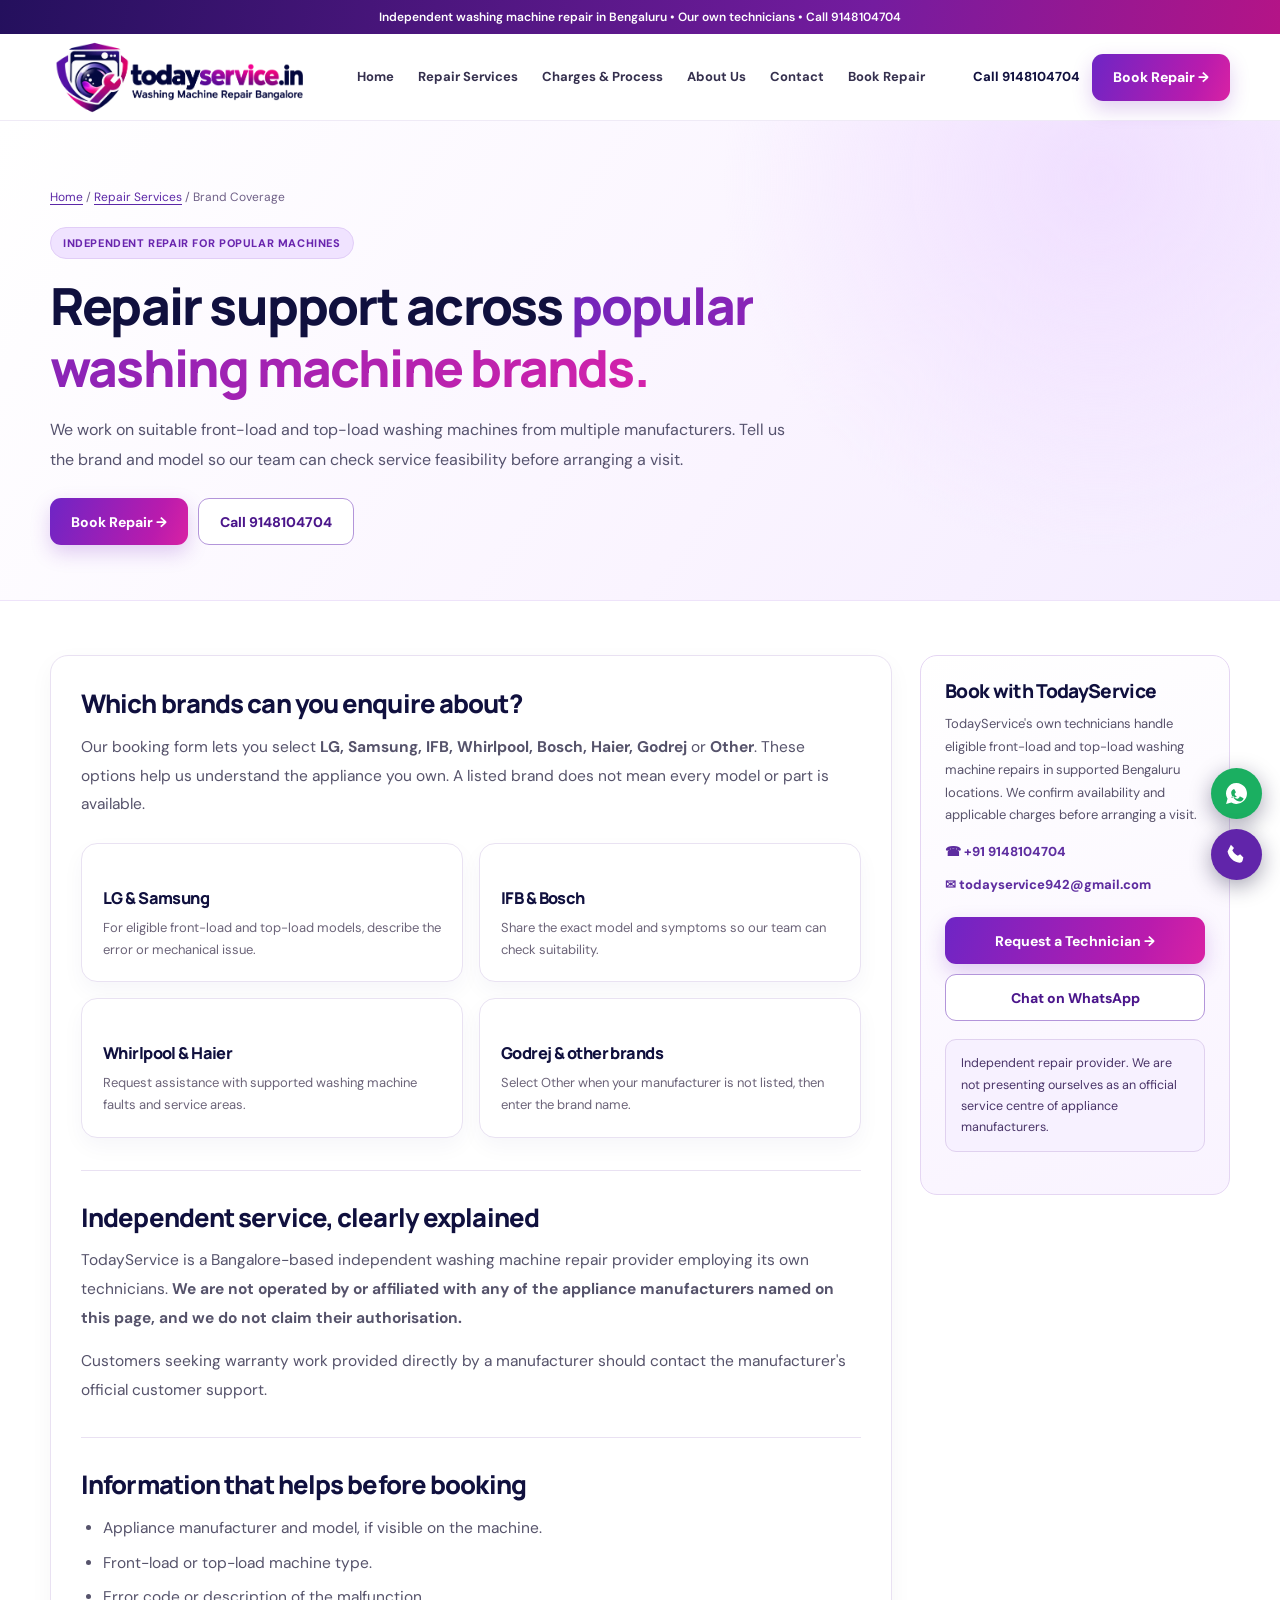
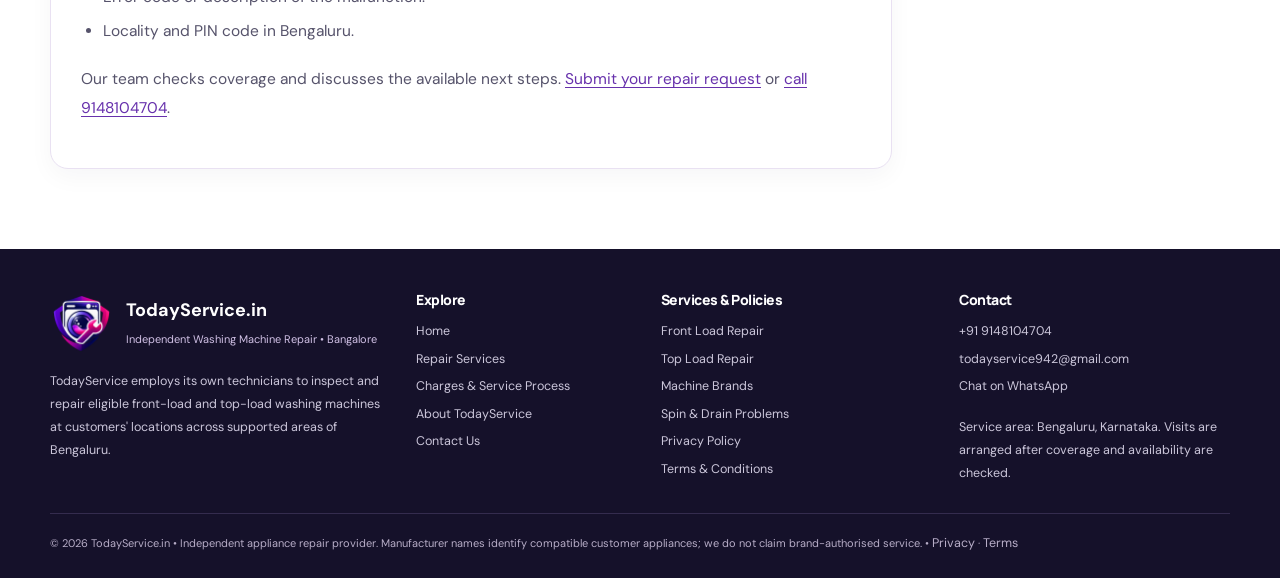
<file: brand-repair.html>
<!doctype html><html lang="en-IN"><head><meta charset="UTF-8"><meta name="viewport" content="width=device-width,initial-scale=1"><title>Washing Machine Brands We Service in Bangalore | TodayService</title><meta name="description" content="TodayService provides independent washing machine repairs in Bangalore. Enquire about eligible LG, Samsung, IFB, Bosch, Whirlpool, Haier and Godrej models."><meta name="robots" content="index,follow,max-image-preview:large"><link rel="canonical" href="https://todayservice.in/brand-repair.html"><meta name="theme-color" content="#5320a1"><meta property="og:type" content="website"><meta property="og:site_name" content="TodayService.in"><meta property="og:locale" content="en_IN"><meta property="og:title" content="Washing Machine Brands We Service in Bangalore | TodayService"><meta property="og:description" content="TodayService provides independent washing machine repairs in Bangalore. Enquire about eligible LG, Samsung, IFB, Bosch, Whirlpool, Haier and Godrej models."><meta property="og:url" content="https://todayservice.in/brand-repair.html"><meta property="og:image" content="https://todayservice.in/assets/todayservice-logo.webp"><meta name="twitter:card" content="summary_large_image"><link rel="icon" type="image/png" href="assets/favicon.png"><link rel="apple-touch-icon" href="assets/apple-touch-icon.png"><link rel="stylesheet" href="assets/interior.css"><script type="application/ld+json">{"@context":"https://schema.org","@graph":[{"@type":"HomeAndConstructionBusiness","@id":"https://todayservice.in/#business","name":"TodayService","url":"https://todayservice.in/","telephone":"+919148104704","email":"todayservice942@gmail.com","image":"https://todayservice.in/assets/todayservice-logo.webp","areaServed":{"@type":"City","name":"Bengaluru"},"description":"Independent front-load and top-load washing machine repair service in Bengaluru using TodayService technicians."},{"@type":"WebPage","@id":"https://todayservice.in/brand-repair.html#webpage","url":"https://todayservice.in/brand-repair.html","name":"Washing Machine Brands We Service in Bangalore | TodayService","description":"TodayService provides independent washing machine repairs in Bangalore. Enquire about eligible LG, Samsung, IFB, Bosch, Whirlpool, Haier and Godrej models.","isPartOf":{"@type":"WebSite","name":"TodayService.in","url":"https://todayservice.in/"},"about":{"@id":"https://todayservice.in/#business"}},{"@type":"BreadcrumbList","itemListElement":[{"@type":"ListItem","position":1,"name":"Home","item":"https://todayservice.in/"},{"@type":"ListItem","position":2,"name":"Repair Services","item":"https://todayservice.in/services.html"},{"@type":"ListItem","position":3,"name":"Brand Coverage","item":"https://todayservice.in/brand-repair.html"}]}]}</script></head><body><a class="skip" href="#main">Skip to content</a><div class="topstrip">Independent washing machine repair in Bengaluru • Our own technicians • Call 9148104704</div>
<header class="site-header"><div class="container header"><a href="index.html" class="logo" aria-label="TodayService homepage"><img src="assets/todayservice-logo.webp" alt="TodayService.in — Washing Machine Repair in Bangalore" width="1250" height="417"></a><nav class="nav" id="site-nav" aria-label="Main navigation"><a href="index.html">Home</a><a href="services.html">Repair Services</a><a href="pricing.html">Charges & Process</a><a href="about.html">About Us</a><a href="contact.html">Contact</a><a href="booking.html">Book Repair</a></nav><div class="header-right"><a class="smallcall" href="tel:+919148104704">Call 9148104704</a><a class="btn btn-primary" href="booking.html">Book Repair →</a><button class="mobile-menu-btn" aria-label="Open navigation" aria-controls="site-nav" aria-expanded="false" type="button"><svg viewBox="0 0 24 24" width="25" height="25" fill="none" stroke="currentColor" stroke-width="2"><path d="M3 6h18M3 12h18M3 18h18"/></svg></button></div></div></header><main id="main"><section class="page-hero"><div class="container"><nav aria-label="Breadcrumb" class="page-breadcrumbs"><a href="index.html">Home</a> / <a href="services.html">Repair Services</a> / <span aria-current="page">Brand Coverage</span></nav><span class="eyebrow">Independent repair for popular machines</span><h1>Repair support across <em>popular washing machine brands.</em></h1><p>We work on suitable front-load and top-load washing machines from multiple manufacturers. Tell us the brand and model so our team can check service feasibility before arranging a visit.</p><div class="hero-actions"><a class="btn btn-primary" href="booking.html">Book Repair →</a><a class="btn btn-outline" href="tel:+919148104704">Call 9148104704</a></div></div></section><section class="page-body"><div class="container"><div class="prose-layout"><div class="content-panel"><section><h2>Which brands can you enquire about?</h2><p>Our booking form lets you select <strong>LG, Samsung, IFB, Whirlpool, Bosch, Haier, Godrej</strong> or <strong>Other</strong>. These options help us understand the appliance you own. A listed brand does not mean every model or part is available.</p><div class="detail-grid" style="grid-template-columns:repeat(2,minmax(0,1fr))"><div class="detail-card"><h3>LG &amp; Samsung</h3><p>For eligible front-load and top-load models, describe the error or mechanical issue.</p></div><div class="detail-card"><h3>IFB &amp; Bosch</h3><p>Share the exact model and symptoms so our team can check suitability.</p></div><div class="detail-card"><h3>Whirlpool &amp; Haier</h3><p>Request assistance with supported washing machine faults and service areas.</p></div><div class="detail-card"><h3>Godrej &amp; other brands</h3><p>Select Other when your manufacturer is not listed, then enter the brand name.</p></div></div></section><section><h2>Independent service, clearly explained</h2><p>TodayService is a Bangalore-based independent washing machine repair provider employing its own technicians. <strong>We are not operated by or affiliated with any of the appliance manufacturers named on this page, and we do not claim their authorisation.</strong></p><p>Customers seeking warranty work provided directly by a manufacturer should contact the manufacturer's official customer support.</p></section><section><h2>Information that helps before booking</h2><ul><li>Appliance manufacturer and model, if visible on the machine.</li><li>Front-load or top-load machine type.</li><li>Error code or description of the malfunction.</li><li>Locality and PIN code in Bengaluru.</li></ul><p>Our team checks coverage and discusses the available next steps. <a href="booking.html">Submit your repair request</a> or <a href="tel:+919148104704">call 9148104704</a>.</p></section></div><aside class="side-card"><h2>Book with TodayService</h2><p>TodayService's own technicians handle eligible front-load and top-load washing machine repairs in supported Bengaluru locations. We confirm availability and applicable charges before arranging a visit.</p><a class="contact-link" href="tel:+919148104704">☎ +91 9148104704</a><a class="contact-link" href="mailto:todayservice942@gmail.com">✉ todayservice942@gmail.com</a><a class="btn btn-primary" href="booking.html">Request a Technician →</a><a class="btn btn-outline" href="https://wa.me/919148104704?text=Hello%20TodayService%2C%20I%20need%20washing%20machine%20repair%20in%20Bangalore." target="_blank" rel="noopener noreferrer">Chat on WhatsApp</a><div class="trust-note">Independent repair provider. We are not presenting ourselves as an official service centre of appliance manufacturers.</div></aside></div></div></section></main><footer class="site-footer"><div class="container"><div class="footer-grid four-cols"><div><div class="footer-brand"><img src="assets/todayservice-icon.webp" alt="TodayService icon" width="63" height="63"><div><strong>TodayService.in</strong><br><span>Independent Washing Machine Repair • Bangalore</span></div></div><p>TodayService employs its own technicians to inspect and repair eligible front-load and top-load washing machines at customers' locations across supported areas of Bengaluru.</p></div><div><h3>Explore</h3><a href="index.html">Home</a><a href="services.html">Repair Services</a><a href="pricing.html">Charges &amp; Service Process</a><a href="about.html">About TodayService</a><a href="contact.html">Contact Us</a></div><div><h3>Services &amp; Policies</h3><a href="front-load-repair.html">Front Load Repair</a><a href="top-load-repair.html">Top Load Repair</a><a href="brand-repair.html">Machine Brands</a><a href="spin-drain-repair.html">Spin &amp; Drain Problems</a><a href="privacy-policy.html">Privacy Policy</a><a href="terms.html">Terms &amp; Conditions</a></div><div><h3>Contact</h3><a href="tel:+919148104704">+91 9148104704</a><a href="mailto:todayservice942@gmail.com">todayservice942@gmail.com</a><a href="https://wa.me/919148104704?text=Hello%20TodayService%2C%20I%20need%20washing%20machine%20repair%20in%20Bangalore." target="_blank" rel="noopener noreferrer">Chat on WhatsApp</a><p>Service area: Bengaluru, Karnataka. Visits are arranged after coverage and availability are checked.</p></div></div><div class="footer-bottom">© <span id="copyright-year">2026</span> TodayService.in • Independent appliance repair provider. Manufacturer names identify compatible customer appliances; we do not claim brand-authorised service. • <a href="privacy-policy.html" style="display:inline">Privacy</a> · <a href="terms.html" style="display:inline">Terms</a></div></div></footer>
<div class="float-links" aria-label="Quick contact"><a class="wa-float" href="https://wa.me/919148104704?text=Hello%20TodayService%2C%20I%20need%20washing%20machine%20repair%20in%20Bangalore." target="_blank" rel="noopener noreferrer" aria-label="WhatsApp TodayService" title="WhatsApp TodayService"><svg viewBox="0 0 24 24" aria-hidden="true"><path d="M12 2a10 10 0 0 0-8.6 15.1L2 22l5.1-1.3A10 10 0 1 0 12 2Zm-5 14c.3-1 1-1.2 1.3-1.3s.7.1 1 .4c1.2 1.2 2.4 1.7 3.2 1.9.8.2 1.2-.1 1.6-.6l.9-1.1c.3-.3.6-.2 1-.1l2.2 1c.4.2.6.5.5.9-.2 1.3-1.7 2.5-3.2 2.5-4 0-8.6-4.6-8.6-8.6 0-1.5 1.1-3 2.4-3.2.4-.1.7.1.9.5l1 2.1c.1.3.2.7-.1 1l-1 1c.7 1.5 2.1 2.8 3.7 3.5l1-.9c.3-.3.6-.3 1-.2"/></svg></a><a class="call-float" href="tel:+919148104704" aria-label="Call TodayService" title="Call TodayService"><svg viewBox="0 0 24 24" aria-hidden="true"><path d="M6.6 2.6l3 3.1-1.6 2.1c1 2.1 3.1 4.2 5.3 5.4l2.2-1.5 3.1 3.1-.8 3.2c-.4 1.2-1.6 1.9-2.9 1.8C8.9 19.3 4.7 15 3.4 9.2 3 7.4 3.6 5.7l3-3.1z"/></svg></a></div><div class="mobile-cta"><a class="btn btn-outline" href="tel:+919148104704">Call Now</a><a class="btn btn-primary" href="booking.html">Book Repair →</a></div>
<script>document.getElementById('copyright-year').textContent=new Date().getFullYear();(function(){let m=document.querySelector('.mobile-menu-btn'),n=document.querySelector('.nav');if(m&&n){m.addEventListener('click',()=>{let o=n.classList.toggle('open');m.setAttribute('aria-expanded',String(o));});n.querySelectorAll('a').forEach(a=>a.addEventListener('click',()=>{n.classList.remove('open');m.setAttribute('aria-expanded','false')}));}})();</script></body></html>
</file>
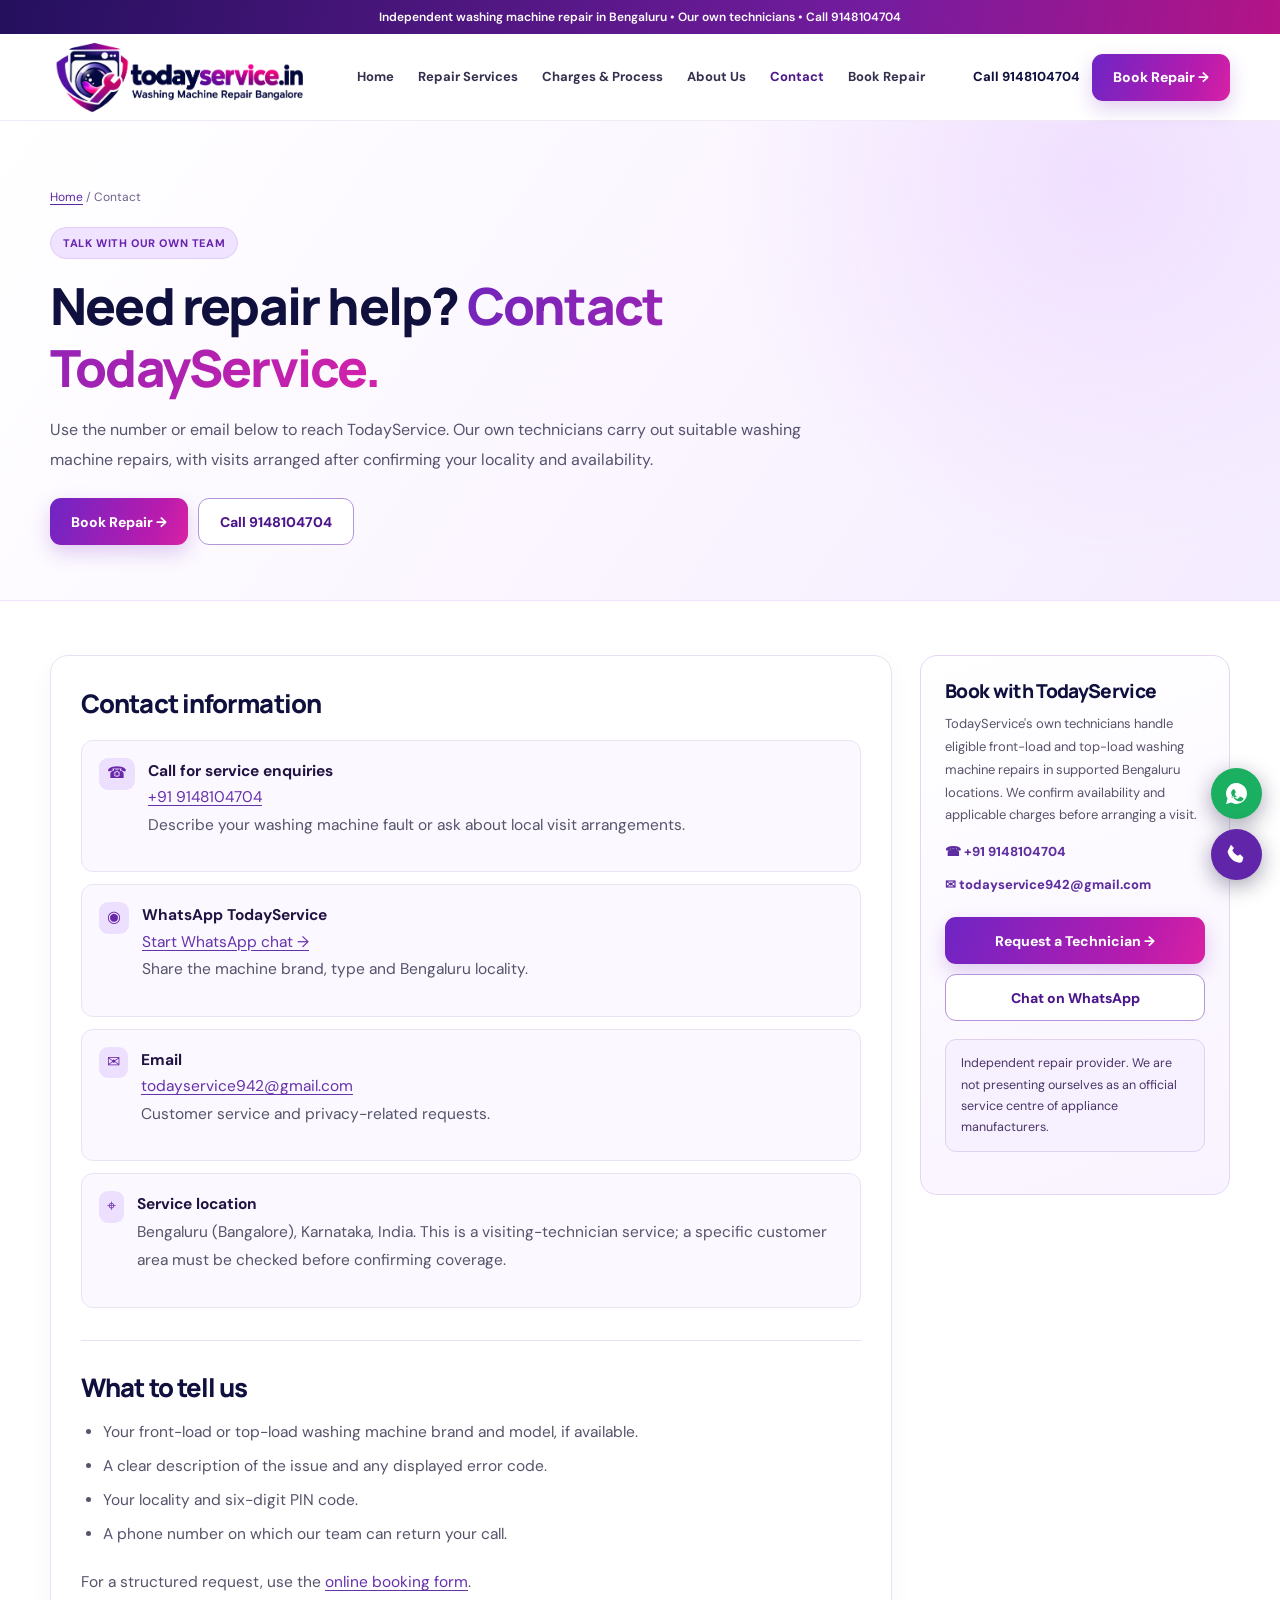
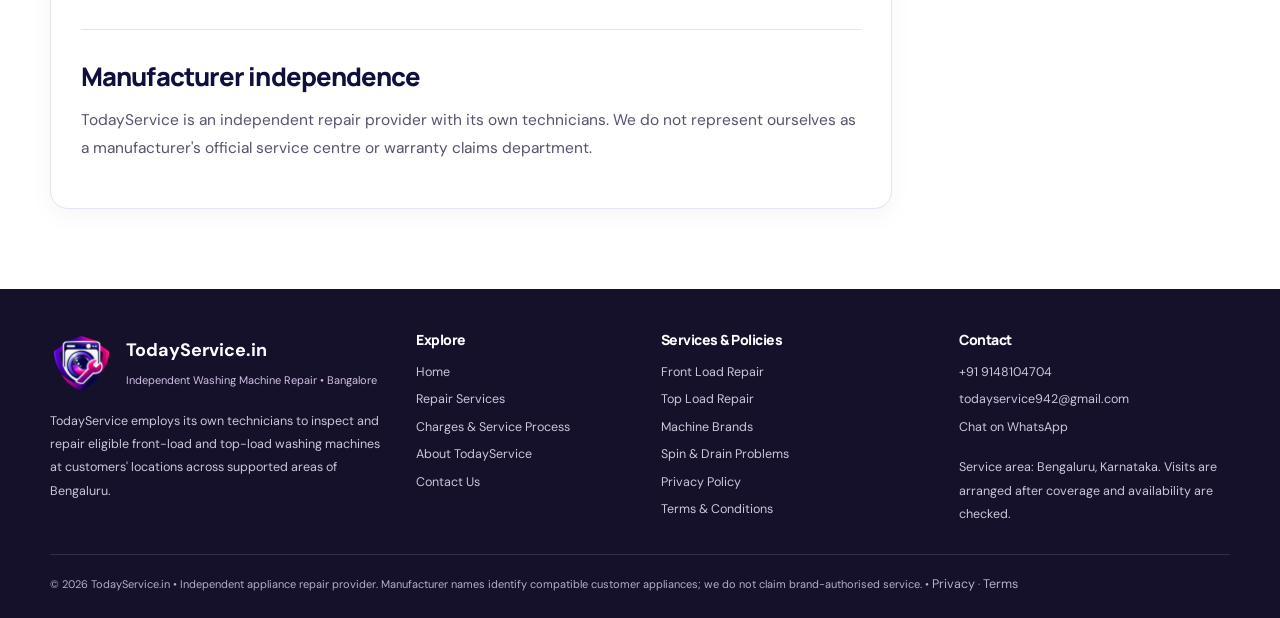
<file: contact.html>
<!doctype html><html lang="en-IN"><head><meta charset="UTF-8"><meta name="viewport" content="width=device-width,initial-scale=1"><title>Contact TodayService | Washing Machine Repair Bengaluru</title><meta name="description" content="Contact TodayService in Bengaluru for front-load and top-load washing machine repair. Call or WhatsApp 9148104704 or send a repair enquiry online."><meta name="robots" content="index,follow,max-image-preview:large"><link rel="canonical" href="https://todayservice.in/contact.html"><meta name="theme-color" content="#5320a1"><meta property="og:type" content="website"><meta property="og:site_name" content="TodayService.in"><meta property="og:locale" content="en_IN"><meta property="og:title" content="Contact TodayService | Washing Machine Repair Bengaluru"><meta property="og:description" content="Contact TodayService in Bengaluru for front-load and top-load washing machine repair. Call or WhatsApp 9148104704 or send a repair enquiry online."><meta property="og:url" content="https://todayservice.in/contact.html"><meta property="og:image" content="https://todayservice.in/assets/todayservice-logo.webp"><meta name="twitter:card" content="summary_large_image"><link rel="icon" type="image/png" href="assets/favicon.png"><link rel="apple-touch-icon" href="assets/apple-touch-icon.png"><link rel="stylesheet" href="assets/interior.css"><script type="application/ld+json">{"@context":"https://schema.org","@graph":[{"@type":"HomeAndConstructionBusiness","@id":"https://todayservice.in/#business","name":"TodayService","url":"https://todayservice.in/","telephone":"+919148104704","email":"todayservice942@gmail.com","image":"https://todayservice.in/assets/todayservice-logo.webp","areaServed":{"@type":"City","name":"Bengaluru"},"description":"Independent front-load and top-load washing machine repair service in Bengaluru using TodayService technicians."},{"@type":"WebPage","@id":"https://todayservice.in/contact.html#webpage","url":"https://todayservice.in/contact.html","name":"Contact TodayService | Washing Machine Repair Bengaluru","description":"Contact TodayService in Bengaluru for front-load and top-load washing machine repair. Call or WhatsApp 9148104704 or send a repair enquiry online.","isPartOf":{"@type":"WebSite","name":"TodayService.in","url":"https://todayservice.in/"},"about":{"@id":"https://todayservice.in/#business"}},{"@type":"BreadcrumbList","itemListElement":[{"@type":"ListItem","position":1,"name":"Home","item":"https://todayservice.in/"},{"@type":"ListItem","position":2,"name":"Contact","item":"https://todayservice.in/contact.html"}]}]}</script></head><body><a class="skip" href="#main">Skip to content</a><div class="topstrip">Independent washing machine repair in Bengaluru • Our own technicians • Call 9148104704</div>
<header class="site-header"><div class="container header"><a href="index.html" class="logo" aria-label="TodayService homepage"><img src="assets/todayservice-logo.webp" alt="TodayService.in — Washing Machine Repair in Bangalore" width="1250" height="417"></a><nav class="nav" id="site-nav" aria-label="Main navigation"><a href="index.html">Home</a><a href="services.html">Repair Services</a><a href="pricing.html">Charges & Process</a><a href="about.html">About Us</a><a href="contact.html" aria-current="page">Contact</a><a href="booking.html">Book Repair</a></nav><div class="header-right"><a class="smallcall" href="tel:+919148104704">Call 9148104704</a><a class="btn btn-primary" href="booking.html">Book Repair →</a><button class="mobile-menu-btn" aria-label="Open navigation" aria-controls="site-nav" aria-expanded="false" type="button"><svg viewBox="0 0 24 24" width="25" height="25" fill="none" stroke="currentColor" stroke-width="2"><path d="M3 6h18M3 12h18M3 18h18"/></svg></button></div></div></header><main id="main"><section class="page-hero"><div class="container"><nav aria-label="Breadcrumb" class="page-breadcrumbs"><a href="index.html">Home</a> / <span aria-current="page">Contact</span></nav><span class="eyebrow">Talk with our own team</span><h1>Need repair help? <em>Contact TodayService.</em></h1><p>Use the number or email below to reach TodayService. Our own technicians carry out suitable washing machine repairs, with visits arranged after confirming your locality and availability.</p><div class="hero-actions"><a class="btn btn-primary" href="booking.html">Book Repair →</a><a class="btn btn-outline" href="tel:+919148104704">Call 9148104704</a></div></div></section><section class="page-body"><div class="container"><div class="prose-layout"><div class="content-panel"><section><h2>Contact information</h2><div class="contact-rows"><div class="contact-row"><span class="cr-icon">☎</span><div><strong>Call for service enquiries</strong><a href="tel:+919148104704">+91 9148104704</a><p>Describe your washing machine fault or ask about local visit arrangements.</p></div></div><div class="contact-row"><span class="cr-icon">◉</span><div><strong>WhatsApp TodayService</strong><a href="https://wa.me/919148104704?text=Hello%20TodayService%2C%20I%20need%20washing%20machine%20repair%20in%20Bangalore." target="_blank" rel="noopener noreferrer">Start WhatsApp chat →</a><p>Share the machine brand, type and Bengaluru locality.</p></div></div><div class="contact-row"><span class="cr-icon">✉</span><div><strong>Email</strong><a href="mailto:todayservice942@gmail.com">todayservice942@gmail.com</a><p>Customer service and privacy-related requests.</p></div></div><div class="contact-row"><span class="cr-icon">⌖</span><div><strong>Service location</strong><p>Bengaluru (Bangalore), Karnataka, India. This is a visiting-technician service; a specific customer area must be checked before confirming coverage.</p></div></div></div></section><section><h2>What to tell us</h2><ul><li>Your front-load or top-load washing machine brand and model, if available.</li><li>A clear description of the issue and any displayed error code.</li><li>Your locality and six-digit PIN code.</li><li>A phone number on which our team can return your call.</li></ul><p>For a structured request, use the <a href="booking.html">online booking form</a>.</p></section><section><h2>Manufacturer independence</h2><p>TodayService is an independent repair provider with its own technicians. We do not represent ourselves as a manufacturer's official service centre or warranty claims department.</p></section></div><aside class="side-card"><h2>Book with TodayService</h2><p>TodayService's own technicians handle eligible front-load and top-load washing machine repairs in supported Bengaluru locations. We confirm availability and applicable charges before arranging a visit.</p><a class="contact-link" href="tel:+919148104704">☎ +91 9148104704</a><a class="contact-link" href="mailto:todayservice942@gmail.com">✉ todayservice942@gmail.com</a><a class="btn btn-primary" href="booking.html">Request a Technician →</a><a class="btn btn-outline" href="https://wa.me/919148104704?text=Hello%20TodayService%2C%20I%20need%20washing%20machine%20repair%20in%20Bangalore." target="_blank" rel="noopener noreferrer">Chat on WhatsApp</a><div class="trust-note">Independent repair provider. We are not presenting ourselves as an official service centre of appliance manufacturers.</div></aside></div></div></section></main><footer class="site-footer"><div class="container"><div class="footer-grid four-cols"><div><div class="footer-brand"><img src="assets/todayservice-icon.webp" alt="TodayService icon" width="63" height="63"><div><strong>TodayService.in</strong><br><span>Independent Washing Machine Repair • Bangalore</span></div></div><p>TodayService employs its own technicians to inspect and repair eligible front-load and top-load washing machines at customers' locations across supported areas of Bengaluru.</p></div><div><h3>Explore</h3><a href="index.html">Home</a><a href="services.html">Repair Services</a><a href="pricing.html">Charges &amp; Service Process</a><a href="about.html">About TodayService</a><a href="contact.html">Contact Us</a></div><div><h3>Services &amp; Policies</h3><a href="front-load-repair.html">Front Load Repair</a><a href="top-load-repair.html">Top Load Repair</a><a href="brand-repair.html">Machine Brands</a><a href="spin-drain-repair.html">Spin &amp; Drain Problems</a><a href="privacy-policy.html">Privacy Policy</a><a href="terms.html">Terms &amp; Conditions</a></div><div><h3>Contact</h3><a href="tel:+919148104704">+91 9148104704</a><a href="mailto:todayservice942@gmail.com">todayservice942@gmail.com</a><a href="https://wa.me/919148104704?text=Hello%20TodayService%2C%20I%20need%20washing%20machine%20repair%20in%20Bangalore." target="_blank" rel="noopener noreferrer">Chat on WhatsApp</a><p>Service area: Bengaluru, Karnataka. Visits are arranged after coverage and availability are checked.</p></div></div><div class="footer-bottom">© <span id="copyright-year">2026</span> TodayService.in • Independent appliance repair provider. Manufacturer names identify compatible customer appliances; we do not claim brand-authorised service. • <a href="privacy-policy.html" style="display:inline">Privacy</a> · <a href="terms.html" style="display:inline">Terms</a></div></div></footer>
<div class="float-links" aria-label="Quick contact"><a class="wa-float" href="https://wa.me/919148104704?text=Hello%20TodayService%2C%20I%20need%20washing%20machine%20repair%20in%20Bangalore." target="_blank" rel="noopener noreferrer" aria-label="WhatsApp TodayService" title="WhatsApp TodayService"><svg viewBox="0 0 24 24" aria-hidden="true"><path d="M12 2a10 10 0 0 0-8.6 15.1L2 22l5.1-1.3A10 10 0 1 0 12 2Zm-5 14c.3-1 1-1.2 1.3-1.3s.7.1 1 .4c1.2 1.2 2.4 1.7 3.2 1.9.8.2 1.2-.1 1.6-.6l.9-1.1c.3-.3.6-.2 1-.1l2.2 1c.4.2.6.5.5.9-.2 1.3-1.7 2.5-3.2 2.5-4 0-8.6-4.6-8.6-8.6 0-1.5 1.1-3 2.4-3.2.4-.1.7.1.9.5l1 2.1c.1.3.2.7-.1 1l-1 1c.7 1.5 2.1 2.8 3.7 3.5l1-.9c.3-.3.6-.3 1-.2"/></svg></a><a class="call-float" href="tel:+919148104704" aria-label="Call TodayService" title="Call TodayService"><svg viewBox="0 0 24 24" aria-hidden="true"><path d="M6.6 2.6l3 3.1-1.6 2.1c1 2.1 3.1 4.2 5.3 5.4l2.2-1.5 3.1 3.1-.8 3.2c-.4 1.2-1.6 1.9-2.9 1.8C8.9 19.3 4.7 15 3.4 9.2 3 7.4 3.6 5.7l3-3.1z"/></svg></a></div><div class="mobile-cta"><a class="btn btn-outline" href="tel:+919148104704">Call Now</a><a class="btn btn-primary" href="booking.html">Book Repair →</a></div>
<script>document.getElementById('copyright-year').textContent=new Date().getFullYear();(function(){let m=document.querySelector('.mobile-menu-btn'),n=document.querySelector('.nav');if(m&&n){m.addEventListener('click',()=>{let o=n.classList.toggle('open');m.setAttribute('aria-expanded',String(o));});n.querySelectorAll('a').forEach(a=>a.addEventListener('click',()=>{n.classList.remove('open');m.setAttribute('aria-expanded','false')}));}})();</script></body></html>
</file>
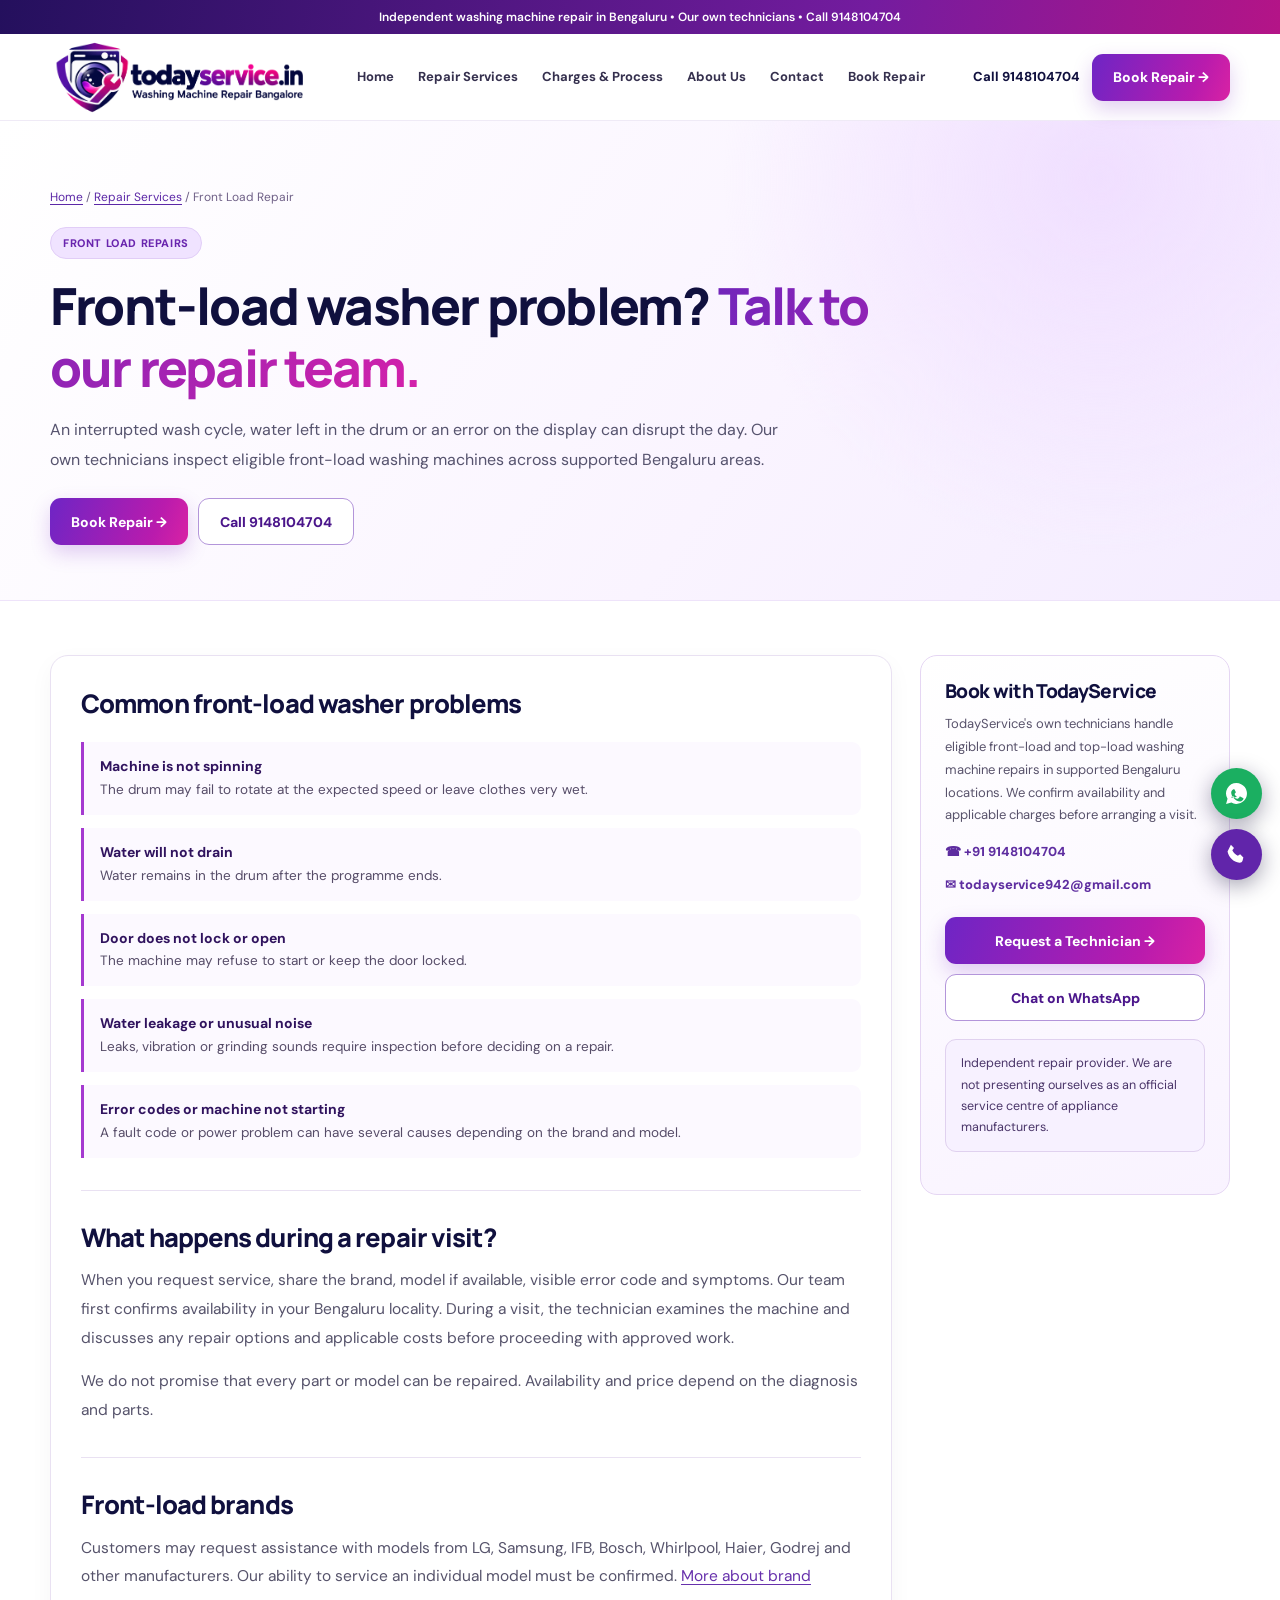
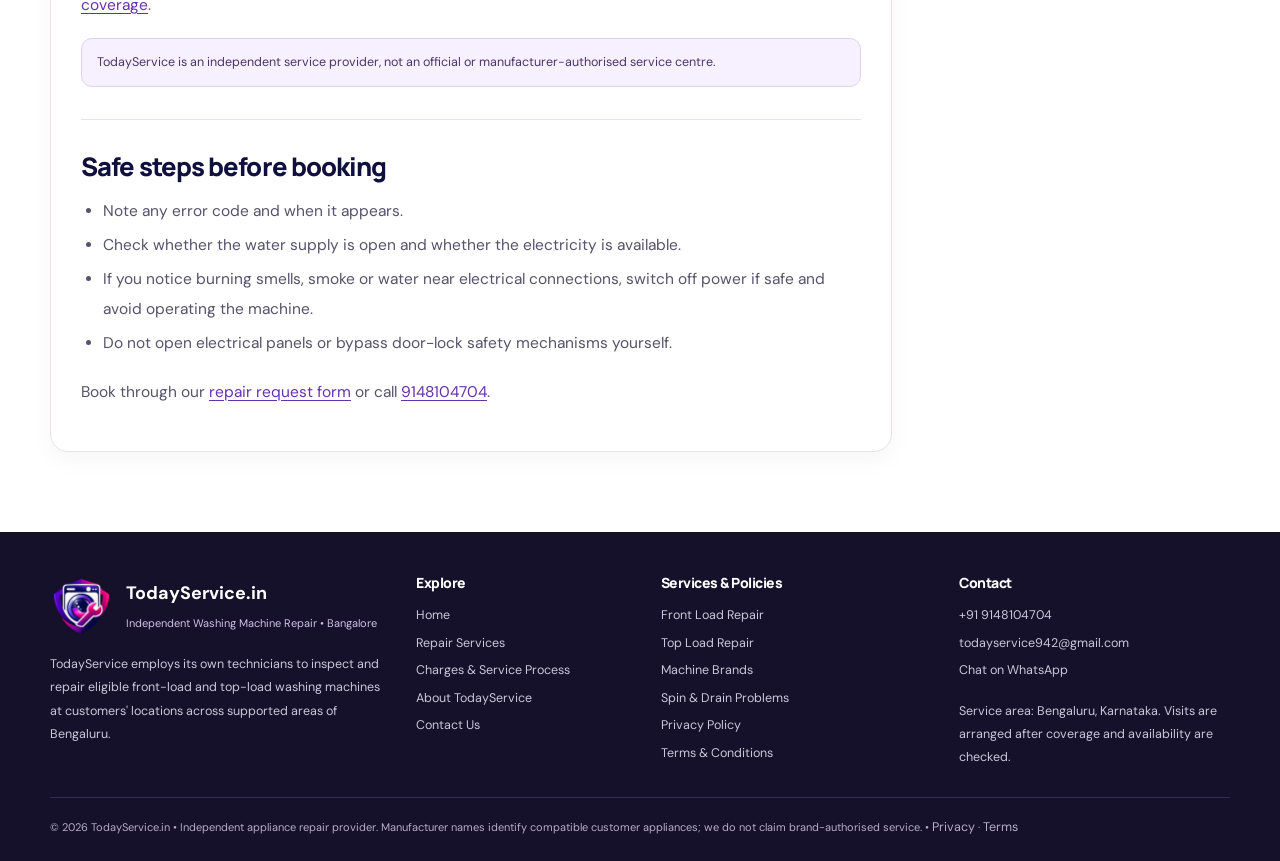
<file: front-load-repair.html>
<!doctype html><html lang="en-IN"><head><meta charset="UTF-8"><meta name="viewport" content="width=device-width,initial-scale=1"><title>Front Load Washing Machine Repair Bangalore | TodayService</title><meta name="description" content="Book front-load washing machine repair in Bangalore. TodayService technicians inspect drain faults, drum problems, door locks, leaks and error codes."><meta name="robots" content="index,follow,max-image-preview:large"><link rel="canonical" href="https://todayservice.in/front-load-repair.html"><meta name="theme-color" content="#5320a1"><meta property="og:type" content="website"><meta property="og:site_name" content="TodayService.in"><meta property="og:locale" content="en_IN"><meta property="og:title" content="Front Load Washing Machine Repair Bangalore | TodayService"><meta property="og:description" content="Book front-load washing machine repair in Bangalore. TodayService technicians inspect drain faults, drum problems, door locks, leaks and error codes."><meta property="og:url" content="https://todayservice.in/front-load-repair.html"><meta property="og:image" content="https://todayservice.in/assets/todayservice-logo.webp"><meta name="twitter:card" content="summary_large_image"><link rel="icon" type="image/png" href="assets/favicon.png"><link rel="apple-touch-icon" href="assets/apple-touch-icon.png"><link rel="stylesheet" href="assets/interior.css"><script type="application/ld+json">{"@context":"https://schema.org","@graph":[{"@type":"HomeAndConstructionBusiness","@id":"https://todayservice.in/#business","name":"TodayService","url":"https://todayservice.in/","telephone":"+919148104704","email":"todayservice942@gmail.com","image":"https://todayservice.in/assets/todayservice-logo.webp","areaServed":{"@type":"City","name":"Bengaluru"},"description":"Independent front-load and top-load washing machine repair service in Bengaluru using TodayService technicians."},{"@type":"WebPage","@id":"https://todayservice.in/front-load-repair.html#webpage","url":"https://todayservice.in/front-load-repair.html","name":"Front Load Washing Machine Repair Bangalore | TodayService","description":"Book front-load washing machine repair in Bangalore. TodayService technicians inspect drain faults, drum problems, door locks, leaks and error codes.","isPartOf":{"@type":"WebSite","name":"TodayService.in","url":"https://todayservice.in/"},"about":{"@id":"https://todayservice.in/#business"}},{"@type":"BreadcrumbList","itemListElement":[{"@type":"ListItem","position":1,"name":"Home","item":"https://todayservice.in/"},{"@type":"ListItem","position":2,"name":"Repair Services","item":"https://todayservice.in/services.html"},{"@type":"ListItem","position":3,"name":"Front Load Repair","item":"https://todayservice.in/front-load-repair.html"}]}]}</script></head><body><a class="skip" href="#main">Skip to content</a><div class="topstrip">Independent washing machine repair in Bengaluru • Our own technicians • Call 9148104704</div>
<header class="site-header"><div class="container header"><a href="index.html" class="logo" aria-label="TodayService homepage"><img src="assets/todayservice-logo.webp" alt="TodayService.in — Washing Machine Repair in Bangalore" width="1250" height="417"></a><nav class="nav" id="site-nav" aria-label="Main navigation"><a href="index.html">Home</a><a href="services.html">Repair Services</a><a href="pricing.html">Charges & Process</a><a href="about.html">About Us</a><a href="contact.html">Contact</a><a href="booking.html">Book Repair</a></nav><div class="header-right"><a class="smallcall" href="tel:+919148104704">Call 9148104704</a><a class="btn btn-primary" href="booking.html">Book Repair →</a><button class="mobile-menu-btn" aria-label="Open navigation" aria-controls="site-nav" aria-expanded="false" type="button"><svg viewBox="0 0 24 24" width="25" height="25" fill="none" stroke="currentColor" stroke-width="2"><path d="M3 6h18M3 12h18M3 18h18"/></svg></button></div></div></header><main id="main"><section class="page-hero"><div class="container"><nav aria-label="Breadcrumb" class="page-breadcrumbs"><a href="index.html">Home</a> / <a href="services.html">Repair Services</a> / <span aria-current="page">Front Load Repair</span></nav><span class="eyebrow">Front load repairs</span><h1>Front-load washer problem? <em>Talk to our repair team.</em></h1><p>An interrupted wash cycle, water left in the drum or an error on the display can disrupt the day. Our own technicians inspect eligible front-load washing machines across supported Bengaluru areas.</p><div class="hero-actions"><a class="btn btn-primary" href="booking.html">Book Repair →</a><a class="btn btn-outline" href="tel:+919148104704">Call 9148104704</a></div></div></section><section class="page-body"><div class="container"><div class="prose-layout"><div class="content-panel"><section><h2>Common front-load washer problems</h2><div class="info-bullets"><div class="point"><strong>Machine is not spinning</strong>The drum may fail to rotate at the expected speed or leave clothes very wet.</div><div class="point"><strong>Water will not drain</strong>Water remains in the drum after the programme ends.</div><div class="point"><strong>Door does not lock or open</strong>The machine may refuse to start or keep the door locked.</div><div class="point"><strong>Water leakage or unusual noise</strong>Leaks, vibration or grinding sounds require inspection before deciding on a repair.</div><div class="point"><strong>Error codes or machine not starting</strong>A fault code or power problem can have several causes depending on the brand and model.</div></div></section><section><h2>What happens during a repair visit?</h2><p>When you request service, share the brand, model if available, visible error code and symptoms. Our team first confirms availability in your Bengaluru locality. During a visit, the technician examines the machine and discusses any repair options and applicable costs before proceeding with approved work.</p><p>We do not promise that every part or model can be repaired. Availability and price depend on the diagnosis and parts.</p></section><section><h2>Front-load brands</h2><p>Customers may request assistance with models from LG, Samsung, IFB, Bosch, Whirlpool, Haier, Godrej and other manufacturers. Our ability to service an individual model must be confirmed. <a href="brand-repair.html">More about brand coverage</a>.</p><div class="trust-note">TodayService is an independent service provider, not an official or manufacturer-authorised service centre.</div></section><section><h2>Safe steps before booking</h2><ul><li>Note any error code and when it appears.</li><li>Check whether the water supply is open and whether the electricity is available.</li><li>If you notice burning smells, smoke or water near electrical connections, switch off power if safe and avoid operating the machine.</li><li>Do not open electrical panels or bypass door-lock safety mechanisms yourself.</li></ul><p>Book through our <a href="booking.html">repair request form</a> or call <a href="tel:+919148104704">9148104704</a>.</p></section></div><aside class="side-card"><h2>Book with TodayService</h2><p>TodayService's own technicians handle eligible front-load and top-load washing machine repairs in supported Bengaluru locations. We confirm availability and applicable charges before arranging a visit.</p><a class="contact-link" href="tel:+919148104704">☎ +91 9148104704</a><a class="contact-link" href="mailto:todayservice942@gmail.com">✉ todayservice942@gmail.com</a><a class="btn btn-primary" href="booking.html">Request a Technician →</a><a class="btn btn-outline" href="https://wa.me/919148104704?text=Hello%20TodayService%2C%20I%20need%20washing%20machine%20repair%20in%20Bangalore." target="_blank" rel="noopener noreferrer">Chat on WhatsApp</a><div class="trust-note">Independent repair provider. We are not presenting ourselves as an official service centre of appliance manufacturers.</div></aside></div></div></section></main><footer class="site-footer"><div class="container"><div class="footer-grid four-cols"><div><div class="footer-brand"><img src="assets/todayservice-icon.webp" alt="TodayService icon" width="63" height="63"><div><strong>TodayService.in</strong><br><span>Independent Washing Machine Repair • Bangalore</span></div></div><p>TodayService employs its own technicians to inspect and repair eligible front-load and top-load washing machines at customers' locations across supported areas of Bengaluru.</p></div><div><h3>Explore</h3><a href="index.html">Home</a><a href="services.html">Repair Services</a><a href="pricing.html">Charges &amp; Service Process</a><a href="about.html">About TodayService</a><a href="contact.html">Contact Us</a></div><div><h3>Services &amp; Policies</h3><a href="front-load-repair.html">Front Load Repair</a><a href="top-load-repair.html">Top Load Repair</a><a href="brand-repair.html">Machine Brands</a><a href="spin-drain-repair.html">Spin &amp; Drain Problems</a><a href="privacy-policy.html">Privacy Policy</a><a href="terms.html">Terms &amp; Conditions</a></div><div><h3>Contact</h3><a href="tel:+919148104704">+91 9148104704</a><a href="mailto:todayservice942@gmail.com">todayservice942@gmail.com</a><a href="https://wa.me/919148104704?text=Hello%20TodayService%2C%20I%20need%20washing%20machine%20repair%20in%20Bangalore." target="_blank" rel="noopener noreferrer">Chat on WhatsApp</a><p>Service area: Bengaluru, Karnataka. Visits are arranged after coverage and availability are checked.</p></div></div><div class="footer-bottom">© <span id="copyright-year">2026</span> TodayService.in • Independent appliance repair provider. Manufacturer names identify compatible customer appliances; we do not claim brand-authorised service. • <a href="privacy-policy.html" style="display:inline">Privacy</a> · <a href="terms.html" style="display:inline">Terms</a></div></div></footer>
<div class="float-links" aria-label="Quick contact"><a class="wa-float" href="https://wa.me/919148104704?text=Hello%20TodayService%2C%20I%20need%20washing%20machine%20repair%20in%20Bangalore." target="_blank" rel="noopener noreferrer" aria-label="WhatsApp TodayService" title="WhatsApp TodayService"><svg viewBox="0 0 24 24" aria-hidden="true"><path d="M12 2a10 10 0 0 0-8.6 15.1L2 22l5.1-1.3A10 10 0 1 0 12 2Zm-5 14c.3-1 1-1.2 1.3-1.3s.7.1 1 .4c1.2 1.2 2.4 1.7 3.2 1.9.8.2 1.2-.1 1.6-.6l.9-1.1c.3-.3.6-.2 1-.1l2.2 1c.4.2.6.5.5.9-.2 1.3-1.7 2.5-3.2 2.5-4 0-8.6-4.6-8.6-8.6 0-1.5 1.1-3 2.4-3.2.4-.1.7.1.9.5l1 2.1c.1.3.2.7-.1 1l-1 1c.7 1.5 2.1 2.8 3.7 3.5l1-.9c.3-.3.6-.3 1-.2"/></svg></a><a class="call-float" href="tel:+919148104704" aria-label="Call TodayService" title="Call TodayService"><svg viewBox="0 0 24 24" aria-hidden="true"><path d="M6.6 2.6l3 3.1-1.6 2.1c1 2.1 3.1 4.2 5.3 5.4l2.2-1.5 3.1 3.1-.8 3.2c-.4 1.2-1.6 1.9-2.9 1.8C8.9 19.3 4.7 15 3.4 9.2 3 7.4 3.6 5.7l3-3.1z"/></svg></a></div><div class="mobile-cta"><a class="btn btn-outline" href="tel:+919148104704">Call Now</a><a class="btn btn-primary" href="booking.html">Book Repair →</a></div>
<script>document.getElementById('copyright-year').textContent=new Date().getFullYear();(function(){let m=document.querySelector('.mobile-menu-btn'),n=document.querySelector('.nav');if(m&&n){m.addEventListener('click',()=>{let o=n.classList.toggle('open');m.setAttribute('aria-expanded',String(o));});n.querySelectorAll('a').forEach(a=>a.addEventListener('click',()=>{n.classList.remove('open');m.setAttribute('aria-expanded','false')}));}})();</script></body></html>
</file>
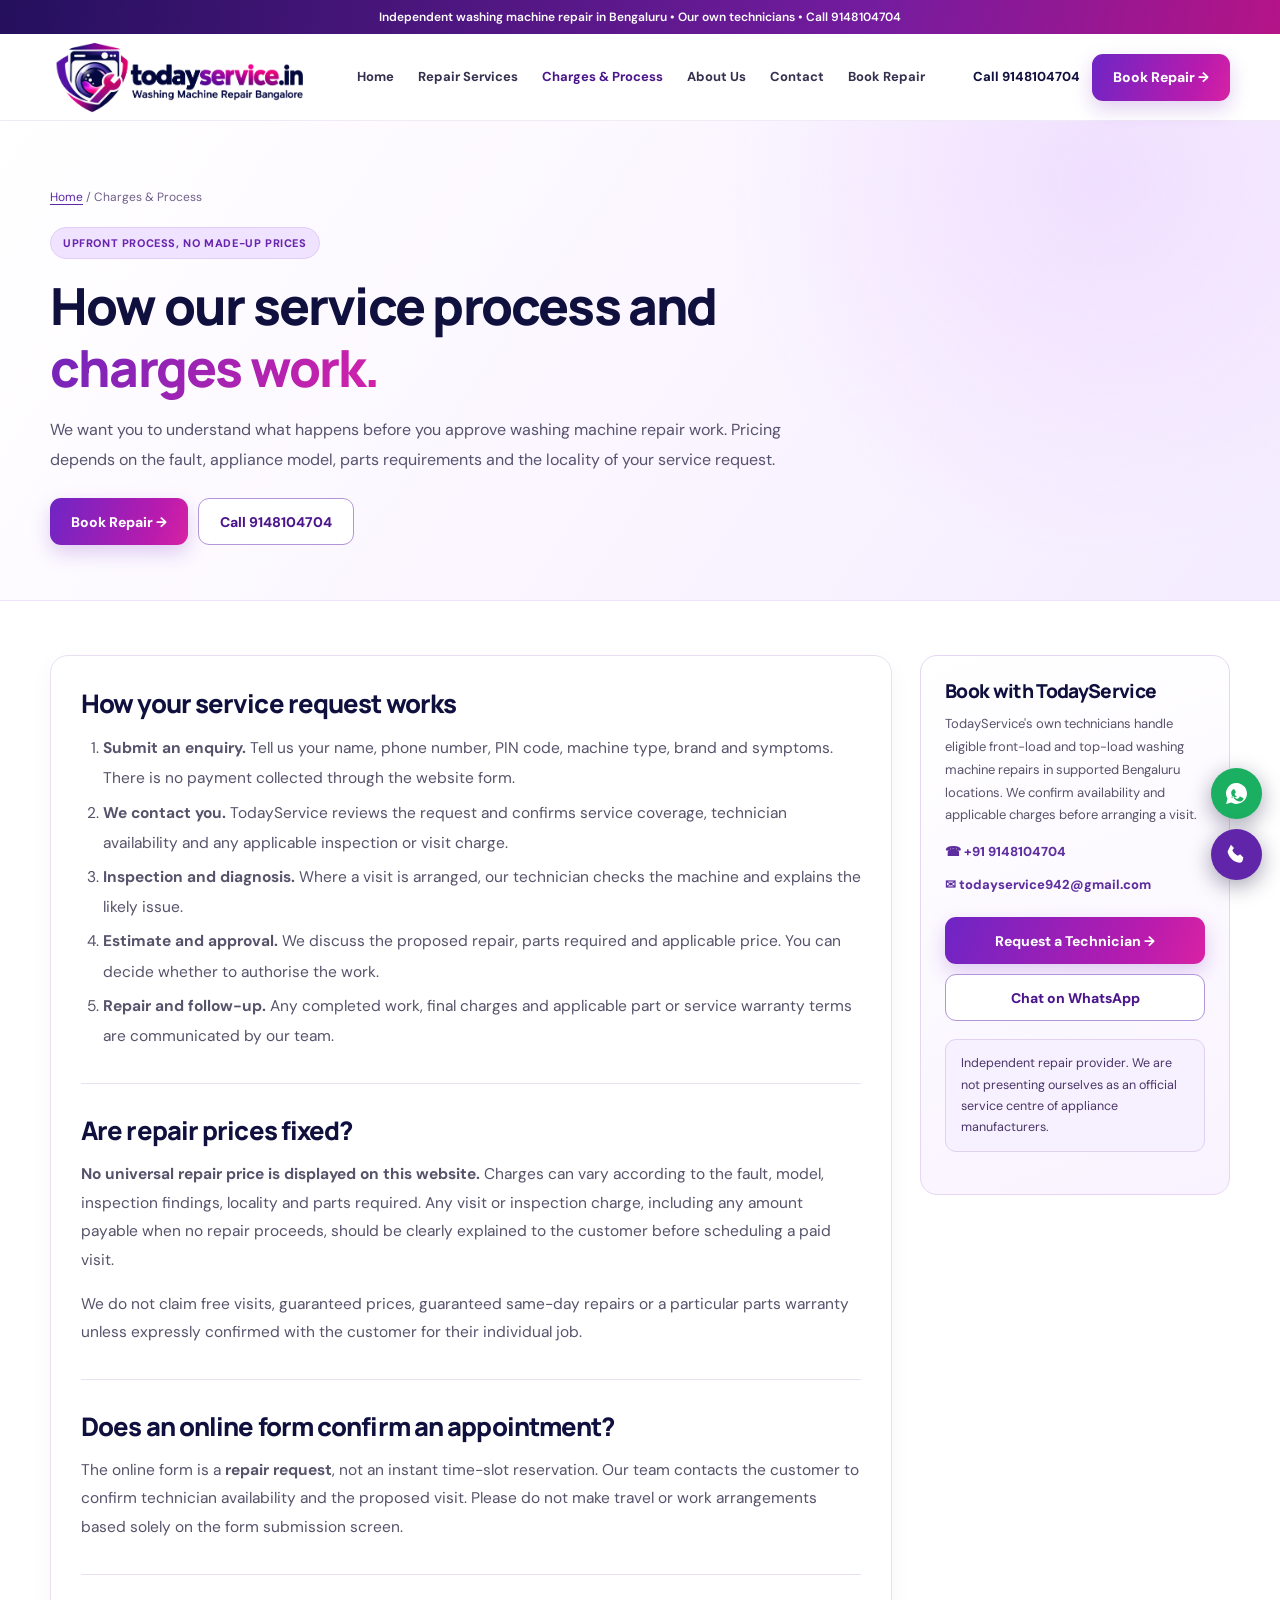
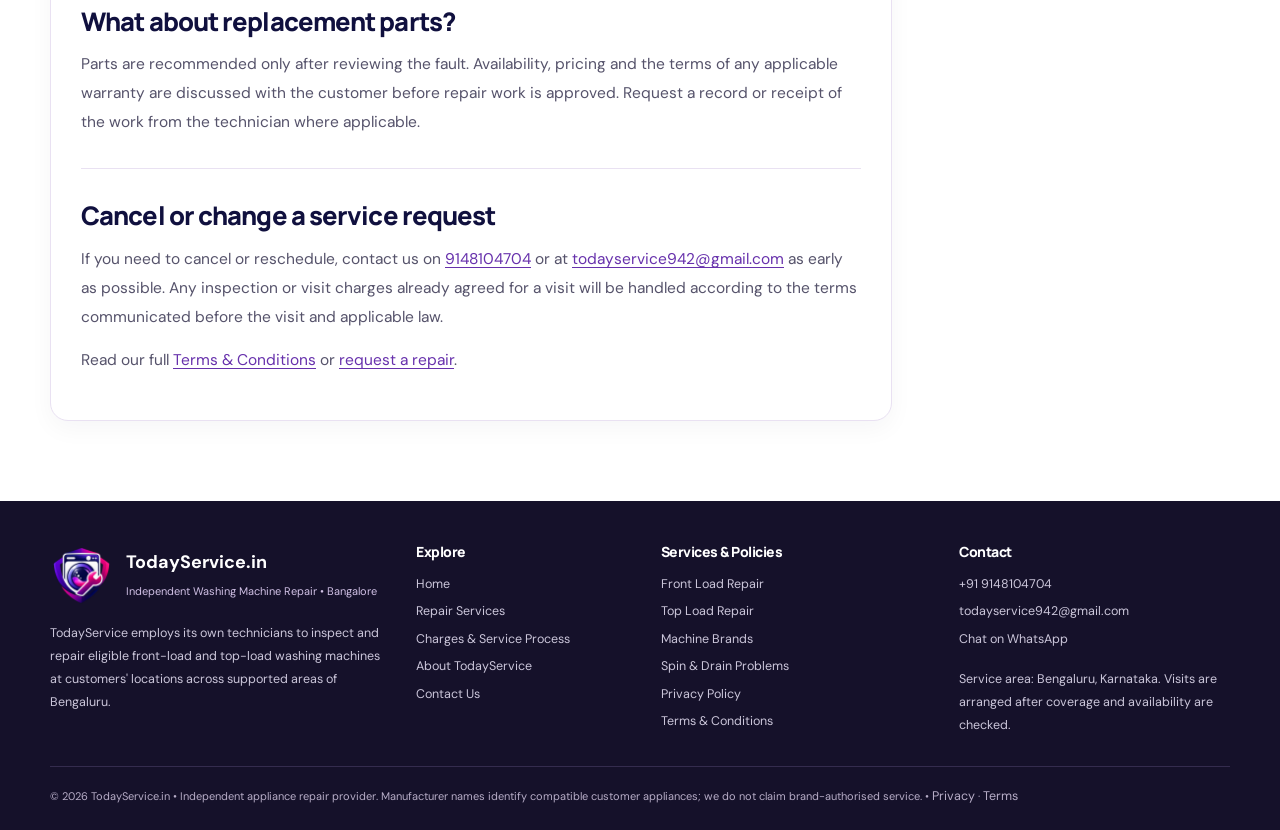
<file: pricing.html>
<!doctype html><html lang="en-IN"><head><meta charset="UTF-8"><meta name="viewport" content="width=device-width,initial-scale=1"><title>Washing Machine Repair Charges &amp; Process | TodayService</title><meta name="description" content="Learn how TodayService handles washing machine service bookings, technician inspections, repair estimates, parts charges and approval in Bengaluru."><meta name="robots" content="index,follow,max-image-preview:large"><link rel="canonical" href="https://todayservice.in/pricing.html"><meta name="theme-color" content="#5320a1"><meta property="og:type" content="website"><meta property="og:site_name" content="TodayService.in"><meta property="og:locale" content="en_IN"><meta property="og:title" content="Washing Machine Repair Charges &amp; Process | TodayService"><meta property="og:description" content="Learn how TodayService handles washing machine service bookings, technician inspections, repair estimates, parts charges and approval in Bengaluru."><meta property="og:url" content="https://todayservice.in/pricing.html"><meta property="og:image" content="https://todayservice.in/assets/todayservice-logo.webp"><meta name="twitter:card" content="summary_large_image"><link rel="icon" type="image/png" href="assets/favicon.png"><link rel="apple-touch-icon" href="assets/apple-touch-icon.png"><link rel="stylesheet" href="assets/interior.css"><script type="application/ld+json">{"@context":"https://schema.org","@graph":[{"@type":"HomeAndConstructionBusiness","@id":"https://todayservice.in/#business","name":"TodayService","url":"https://todayservice.in/","telephone":"+919148104704","email":"todayservice942@gmail.com","image":"https://todayservice.in/assets/todayservice-logo.webp","areaServed":{"@type":"City","name":"Bengaluru"},"description":"Independent front-load and top-load washing machine repair service in Bengaluru using TodayService technicians."},{"@type":"WebPage","@id":"https://todayservice.in/pricing.html#webpage","url":"https://todayservice.in/pricing.html","name":"Washing Machine Repair Charges & Process | TodayService","description":"Learn how TodayService handles washing machine service bookings, technician inspections, repair estimates, parts charges and approval in Bengaluru.","isPartOf":{"@type":"WebSite","name":"TodayService.in","url":"https://todayservice.in/"},"about":{"@id":"https://todayservice.in/#business"}},{"@type":"BreadcrumbList","itemListElement":[{"@type":"ListItem","position":1,"name":"Home","item":"https://todayservice.in/"},{"@type":"ListItem","position":2,"name":"Charges & Process","item":"https://todayservice.in/pricing.html"}]}]}</script></head><body><a class="skip" href="#main">Skip to content</a><div class="topstrip">Independent washing machine repair in Bengaluru • Our own technicians • Call 9148104704</div>
<header class="site-header"><div class="container header"><a href="index.html" class="logo" aria-label="TodayService homepage"><img src="assets/todayservice-logo.webp" alt="TodayService.in — Washing Machine Repair in Bangalore" width="1250" height="417"></a><nav class="nav" id="site-nav" aria-label="Main navigation"><a href="index.html">Home</a><a href="services.html">Repair Services</a><a href="pricing.html" aria-current="page">Charges & Process</a><a href="about.html">About Us</a><a href="contact.html">Contact</a><a href="booking.html">Book Repair</a></nav><div class="header-right"><a class="smallcall" href="tel:+919148104704">Call 9148104704</a><a class="btn btn-primary" href="booking.html">Book Repair →</a><button class="mobile-menu-btn" aria-label="Open navigation" aria-controls="site-nav" aria-expanded="false" type="button"><svg viewBox="0 0 24 24" width="25" height="25" fill="none" stroke="currentColor" stroke-width="2"><path d="M3 6h18M3 12h18M3 18h18"/></svg></button></div></div></header><main id="main"><section class="page-hero"><div class="container"><nav aria-label="Breadcrumb" class="page-breadcrumbs"><a href="index.html">Home</a> / <span aria-current="page">Charges &amp; Process</span></nav><span class="eyebrow">Upfront process, no made-up prices</span><h1>How our service process and <em>charges work.</em></h1><p>We want you to understand what happens before you approve washing machine repair work. Pricing depends on the fault, appliance model, parts requirements and the locality of your service request.</p><div class="hero-actions"><a class="btn btn-primary" href="booking.html">Book Repair →</a><a class="btn btn-outline" href="tel:+919148104704">Call 9148104704</a></div></div></section><section class="page-body"><div class="container"><div class="prose-layout"><div class="content-panel"><section><h2>How your service request works</h2><ol><li><strong>Submit an enquiry.</strong> Tell us your name, phone number, PIN code, machine type, brand and symptoms. There is no payment collected through the website form.</li><li><strong>We contact you.</strong> TodayService reviews the request and confirms service coverage, technician availability and any applicable inspection or visit charge.</li><li><strong>Inspection and diagnosis.</strong> Where a visit is arranged, our technician checks the machine and explains the likely issue.</li><li><strong>Estimate and approval.</strong> We discuss the proposed repair, parts required and applicable price. You can decide whether to authorise the work.</li><li><strong>Repair and follow-up.</strong> Any completed work, final charges and applicable part or service warranty terms are communicated by our team.</li></ol></section><section><h2>Are repair prices fixed?</h2><p><strong>No universal repair price is displayed on this website.</strong> Charges can vary according to the fault, model, inspection findings, locality and parts required. Any visit or inspection charge, including any amount payable when no repair proceeds, should be clearly explained to the customer before scheduling a paid visit.</p><p>We do not claim free visits, guaranteed prices, guaranteed same-day repairs or a particular parts warranty unless expressly confirmed with the customer for their individual job.</p></section><section><h2>Does an online form confirm an appointment?</h2><p>The online form is a <strong>repair request</strong>, not an instant time-slot reservation. Our team contacts the customer to confirm technician availability and the proposed visit. Please do not make travel or work arrangements based solely on the form submission screen.</p></section><section><h2>What about replacement parts?</h2><p>Parts are recommended only after reviewing the fault. Availability, pricing and the terms of any applicable warranty are discussed with the customer before repair work is approved. Request a record or receipt of the work from the technician where applicable.</p></section><section><h2>Cancel or change a service request</h2><p>If you need to cancel or reschedule, contact us on <a href="tel:+919148104704">9148104704</a> or at <a href="mailto:todayservice942@gmail.com">todayservice942@gmail.com</a> as early as possible. Any inspection or visit charges already agreed for a visit will be handled according to the terms communicated before the visit and applicable law.</p><p>Read our full <a href="terms.html">Terms &amp; Conditions</a> or <a href="booking.html">request a repair</a>.</p></section></div><aside class="side-card"><h2>Book with TodayService</h2><p>TodayService's own technicians handle eligible front-load and top-load washing machine repairs in supported Bengaluru locations. We confirm availability and applicable charges before arranging a visit.</p><a class="contact-link" href="tel:+919148104704">☎ +91 9148104704</a><a class="contact-link" href="mailto:todayservice942@gmail.com">✉ todayservice942@gmail.com</a><a class="btn btn-primary" href="booking.html">Request a Technician →</a><a class="btn btn-outline" href="https://wa.me/919148104704?text=Hello%20TodayService%2C%20I%20need%20washing%20machine%20repair%20in%20Bangalore." target="_blank" rel="noopener noreferrer">Chat on WhatsApp</a><div class="trust-note">Independent repair provider. We are not presenting ourselves as an official service centre of appliance manufacturers.</div></aside></div></div></section></main><footer class="site-footer"><div class="container"><div class="footer-grid four-cols"><div><div class="footer-brand"><img src="assets/todayservice-icon.webp" alt="TodayService icon" width="63" height="63"><div><strong>TodayService.in</strong><br><span>Independent Washing Machine Repair • Bangalore</span></div></div><p>TodayService employs its own technicians to inspect and repair eligible front-load and top-load washing machines at customers' locations across supported areas of Bengaluru.</p></div><div><h3>Explore</h3><a href="index.html">Home</a><a href="services.html">Repair Services</a><a href="pricing.html">Charges &amp; Service Process</a><a href="about.html">About TodayService</a><a href="contact.html">Contact Us</a></div><div><h3>Services &amp; Policies</h3><a href="front-load-repair.html">Front Load Repair</a><a href="top-load-repair.html">Top Load Repair</a><a href="brand-repair.html">Machine Brands</a><a href="spin-drain-repair.html">Spin &amp; Drain Problems</a><a href="privacy-policy.html">Privacy Policy</a><a href="terms.html">Terms &amp; Conditions</a></div><div><h3>Contact</h3><a href="tel:+919148104704">+91 9148104704</a><a href="mailto:todayservice942@gmail.com">todayservice942@gmail.com</a><a href="https://wa.me/919148104704?text=Hello%20TodayService%2C%20I%20need%20washing%20machine%20repair%20in%20Bangalore." target="_blank" rel="noopener noreferrer">Chat on WhatsApp</a><p>Service area: Bengaluru, Karnataka. Visits are arranged after coverage and availability are checked.</p></div></div><div class="footer-bottom">© <span id="copyright-year">2026</span> TodayService.in • Independent appliance repair provider. Manufacturer names identify compatible customer appliances; we do not claim brand-authorised service. • <a href="privacy-policy.html" style="display:inline">Privacy</a> · <a href="terms.html" style="display:inline">Terms</a></div></div></footer>
<div class="float-links" aria-label="Quick contact"><a class="wa-float" href="https://wa.me/919148104704?text=Hello%20TodayService%2C%20I%20need%20washing%20machine%20repair%20in%20Bangalore." target="_blank" rel="noopener noreferrer" aria-label="WhatsApp TodayService" title="WhatsApp TodayService"><svg viewBox="0 0 24 24" aria-hidden="true"><path d="M12 2a10 10 0 0 0-8.6 15.1L2 22l5.1-1.3A10 10 0 1 0 12 2Zm-5 14c.3-1 1-1.2 1.3-1.3s.7.1 1 .4c1.2 1.2 2.4 1.7 3.2 1.9.8.2 1.2-.1 1.6-.6l.9-1.1c.3-.3.6-.2 1-.1l2.2 1c.4.2.6.5.5.9-.2 1.3-1.7 2.5-3.2 2.5-4 0-8.6-4.6-8.6-8.6 0-1.5 1.1-3 2.4-3.2.4-.1.7.1.9.5l1 2.1c.1.3.2.7-.1 1l-1 1c.7 1.5 2.1 2.8 3.7 3.5l1-.9c.3-.3.6-.3 1-.2"/></svg></a><a class="call-float" href="tel:+919148104704" aria-label="Call TodayService" title="Call TodayService"><svg viewBox="0 0 24 24" aria-hidden="true"><path d="M6.6 2.6l3 3.1-1.6 2.1c1 2.1 3.1 4.2 5.3 5.4l2.2-1.5 3.1 3.1-.8 3.2c-.4 1.2-1.6 1.9-2.9 1.8C8.9 19.3 4.7 15 3.4 9.2 3 7.4 3.6 5.7l3-3.1z"/></svg></a></div><div class="mobile-cta"><a class="btn btn-outline" href="tel:+919148104704">Call Now</a><a class="btn btn-primary" href="booking.html">Book Repair →</a></div>
<script>document.getElementById('copyright-year').textContent=new Date().getFullYear();(function(){let m=document.querySelector('.mobile-menu-btn'),n=document.querySelector('.nav');if(m&&n){m.addEventListener('click',()=>{let o=n.classList.toggle('open');m.setAttribute('aria-expanded',String(o));});n.querySelectorAll('a').forEach(a=>a.addEventListener('click',()=>{n.classList.remove('open');m.setAttribute('aria-expanded','false')}));}})();</script></body></html>
</file>
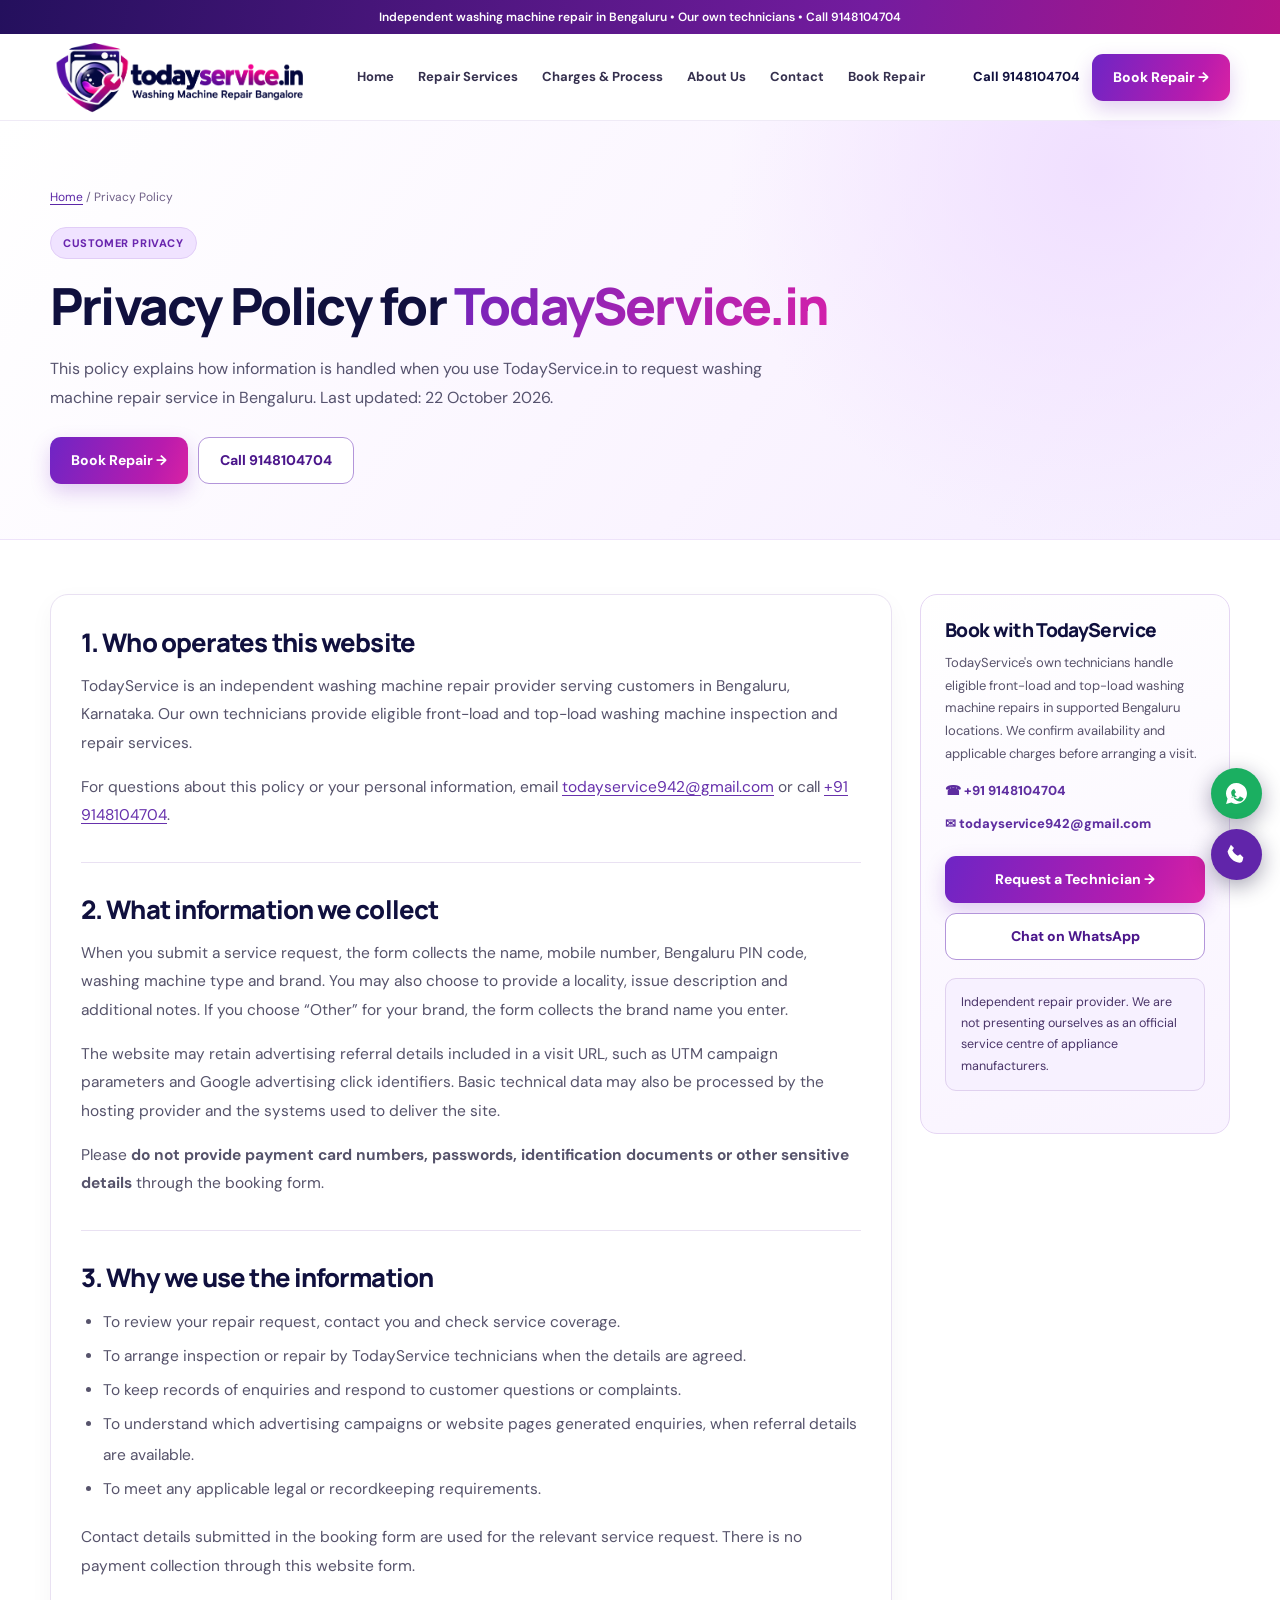
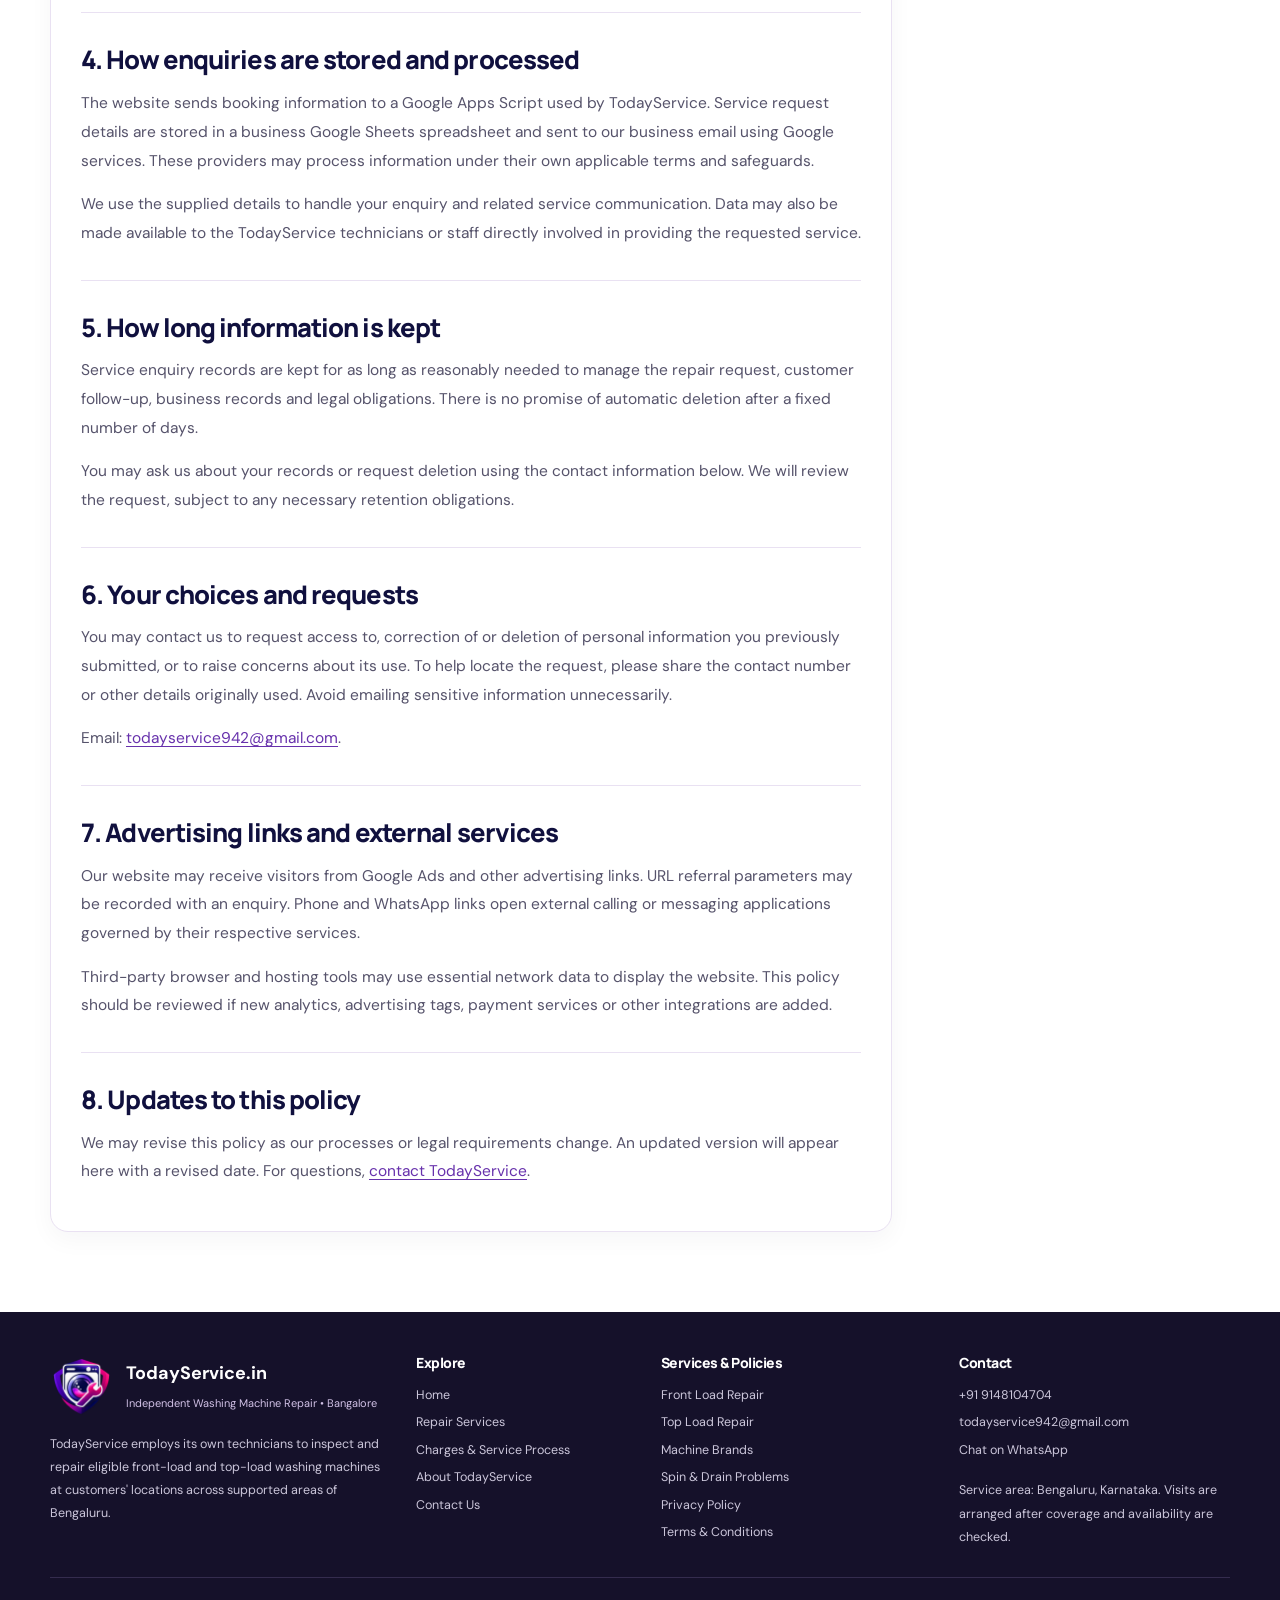
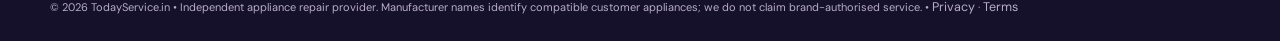
<file: privacy-policy.html>
<!doctype html><html lang="en-IN"><head><meta charset="UTF-8"><meta name="viewport" content="width=device-width,initial-scale=1"><title>Privacy Policy | TodayService.in</title><meta name="description" content="Read how TodayService.in uses customer names, phone numbers, appliance information, PIN codes and advertising referral data to arrange washing machine repair."><meta name="robots" content="index,follow,max-image-preview:large"><link rel="canonical" href="https://todayservice.in/privacy-policy.html"><meta name="theme-color" content="#5320a1"><meta property="og:type" content="website"><meta property="og:site_name" content="TodayService.in"><meta property="og:locale" content="en_IN"><meta property="og:title" content="Privacy Policy | TodayService.in"><meta property="og:description" content="Read how TodayService.in uses customer names, phone numbers, appliance information, PIN codes and advertising referral data to arrange washing machine repair."><meta property="og:url" content="https://todayservice.in/privacy-policy.html"><meta property="og:image" content="https://todayservice.in/assets/todayservice-logo.webp"><meta name="twitter:card" content="summary_large_image"><link rel="icon" type="image/png" href="assets/favicon.png"><link rel="apple-touch-icon" href="assets/apple-touch-icon.png"><link rel="stylesheet" href="assets/interior.css"><script type="application/ld+json">{"@context":"https://schema.org","@graph":[{"@type":"HomeAndConstructionBusiness","@id":"https://todayservice.in/#business","name":"TodayService","url":"https://todayservice.in/","telephone":"+919148104704","email":"todayservice942@gmail.com","image":"https://todayservice.in/assets/todayservice-logo.webp","areaServed":{"@type":"City","name":"Bengaluru"},"description":"Independent front-load and top-load washing machine repair service in Bengaluru using TodayService technicians."},{"@type":"WebPage","@id":"https://todayservice.in/privacy-policy.html#webpage","url":"https://todayservice.in/privacy-policy.html","name":"Privacy Policy | TodayService.in","description":"Read how TodayService.in uses customer names, phone numbers, appliance information, PIN codes and advertising referral data to arrange washing machine repair.","isPartOf":{"@type":"WebSite","name":"TodayService.in","url":"https://todayservice.in/"},"about":{"@id":"https://todayservice.in/#business"}},{"@type":"BreadcrumbList","itemListElement":[{"@type":"ListItem","position":1,"name":"Home","item":"https://todayservice.in/"},{"@type":"ListItem","position":2,"name":"Privacy Policy","item":"https://todayservice.in/privacy-policy.html"}]}]}</script></head><body><a class="skip" href="#main">Skip to content</a><div class="topstrip">Independent washing machine repair in Bengaluru • Our own technicians • Call 9148104704</div>
<header class="site-header"><div class="container header"><a href="index.html" class="logo" aria-label="TodayService homepage"><img src="assets/todayservice-logo.webp" alt="TodayService.in — Washing Machine Repair in Bangalore" width="1250" height="417"></a><nav class="nav" id="site-nav" aria-label="Main navigation"><a href="index.html">Home</a><a href="services.html">Repair Services</a><a href="pricing.html">Charges & Process</a><a href="about.html">About Us</a><a href="contact.html">Contact</a><a href="booking.html">Book Repair</a></nav><div class="header-right"><a class="smallcall" href="tel:+919148104704">Call 9148104704</a><a class="btn btn-primary" href="booking.html">Book Repair →</a><button class="mobile-menu-btn" aria-label="Open navigation" aria-controls="site-nav" aria-expanded="false" type="button"><svg viewBox="0 0 24 24" width="25" height="25" fill="none" stroke="currentColor" stroke-width="2"><path d="M3 6h18M3 12h18M3 18h18"/></svg></button></div></div></header><main id="main"><section class="page-hero"><div class="container"><nav aria-label="Breadcrumb" class="page-breadcrumbs"><a href="index.html">Home</a> / <span aria-current="page">Privacy Policy</span></nav><span class="eyebrow">Customer privacy</span><h1>Privacy Policy for <em>TodayService.in</em></h1><p>This policy explains how information is handled when you use TodayService.in to request washing machine repair service in Bengaluru. Last updated: 22 October 2026.</p><div class="hero-actions"><a class="btn btn-primary" href="booking.html">Book Repair →</a><a class="btn btn-outline" href="tel:+919148104704">Call 9148104704</a></div></div></section><section class="page-body"><div class="container"><div class="prose-layout"><div class="content-panel"><section><h2>1. Who operates this website</h2><p>TodayService is an independent washing machine repair provider serving customers in Bengaluru, Karnataka. Our own technicians provide eligible front-load and top-load washing machine inspection and repair services.</p><p>For questions about this policy or your personal information, email <a href="mailto:todayservice942@gmail.com">todayservice942@gmail.com</a> or call <a href="tel:+919148104704">+91 9148104704</a>.</p></section><section><h2>2. What information we collect</h2><p>When you submit a service request, the form collects the name, mobile number, Bengaluru PIN code, washing machine type and brand. You may also choose to provide a locality, issue description and additional notes. If you choose “Other” for your brand, the form collects the brand name you enter.</p><p>The website may retain advertising referral details included in a visit URL, such as UTM campaign parameters and Google advertising click identifiers. Basic technical data may also be processed by the hosting provider and the systems used to deliver the site.</p><p>Please <strong>do not provide payment card numbers, passwords, identification documents or other sensitive details</strong> through the booking form.</p></section><section><h2>3. Why we use the information</h2><ul><li>To review your repair request, contact you and check service coverage.</li><li>To arrange inspection or repair by TodayService technicians when the details are agreed.</li><li>To keep records of enquiries and respond to customer questions or complaints.</li><li>To understand which advertising campaigns or website pages generated enquiries, when referral details are available.</li><li>To meet any applicable legal or recordkeeping requirements.</li></ul><p>Contact details submitted in the booking form are used for the relevant service request. There is no payment collection through this website form.</p></section><section><h2>4. How enquiries are stored and processed</h2><p>The website sends booking information to a Google Apps Script used by TodayService. Service request details are stored in a business Google Sheets spreadsheet and sent to our business email using Google services. These providers may process information under their own applicable terms and safeguards.</p><p>We use the supplied details to handle your enquiry and related service communication. Data may also be made available to the TodayService technicians or staff directly involved in providing the requested service.</p></section><section><h2>5. How long information is kept</h2><p>Service enquiry records are kept for as long as reasonably needed to manage the repair request, customer follow-up, business records and legal obligations. There is no promise of automatic deletion after a fixed number of days.</p><p>You may ask us about your records or request deletion using the contact information below. We will review the request, subject to any necessary retention obligations.</p></section><section><h2>6. Your choices and requests</h2><p>You may contact us to request access to, correction of or deletion of personal information you previously submitted, or to raise concerns about its use. To help locate the request, please share the contact number or other details originally used. Avoid emailing sensitive information unnecessarily.</p><p>Email: <a href="mailto:todayservice942@gmail.com">todayservice942@gmail.com</a>.</p></section><section><h2>7. Advertising links and external services</h2><p>Our website may receive visitors from Google Ads and other advertising links. URL referral parameters may be recorded with an enquiry. Phone and WhatsApp links open external calling or messaging applications governed by their respective services.</p><p>Third-party browser and hosting tools may use essential network data to display the website. This policy should be reviewed if new analytics, advertising tags, payment services or other integrations are added.</p></section><section><h2>8. Updates to this policy</h2><p>We may revise this policy as our processes or legal requirements change. An updated version will appear here with a revised date. For questions, <a href="contact.html">contact TodayService</a>.</p></section></div><aside class="side-card"><h2>Book with TodayService</h2><p>TodayService's own technicians handle eligible front-load and top-load washing machine repairs in supported Bengaluru locations. We confirm availability and applicable charges before arranging a visit.</p><a class="contact-link" href="tel:+919148104704">☎ +91 9148104704</a><a class="contact-link" href="mailto:todayservice942@gmail.com">✉ todayservice942@gmail.com</a><a class="btn btn-primary" href="booking.html">Request a Technician →</a><a class="btn btn-outline" href="https://wa.me/919148104704?text=Hello%20TodayService%2C%20I%20need%20washing%20machine%20repair%20in%20Bangalore." target="_blank" rel="noopener noreferrer">Chat on WhatsApp</a><div class="trust-note">Independent repair provider. We are not presenting ourselves as an official service centre of appliance manufacturers.</div></aside></div></div></section></main><footer class="site-footer"><div class="container"><div class="footer-grid four-cols"><div><div class="footer-brand"><img src="assets/todayservice-icon.webp" alt="TodayService icon" width="63" height="63"><div><strong>TodayService.in</strong><br><span>Independent Washing Machine Repair • Bangalore</span></div></div><p>TodayService employs its own technicians to inspect and repair eligible front-load and top-load washing machines at customers' locations across supported areas of Bengaluru.</p></div><div><h3>Explore</h3><a href="index.html">Home</a><a href="services.html">Repair Services</a><a href="pricing.html">Charges &amp; Service Process</a><a href="about.html">About TodayService</a><a href="contact.html">Contact Us</a></div><div><h3>Services &amp; Policies</h3><a href="front-load-repair.html">Front Load Repair</a><a href="top-load-repair.html">Top Load Repair</a><a href="brand-repair.html">Machine Brands</a><a href="spin-drain-repair.html">Spin &amp; Drain Problems</a><a href="privacy-policy.html">Privacy Policy</a><a href="terms.html">Terms &amp; Conditions</a></div><div><h3>Contact</h3><a href="tel:+919148104704">+91 9148104704</a><a href="mailto:todayservice942@gmail.com">todayservice942@gmail.com</a><a href="https://wa.me/919148104704?text=Hello%20TodayService%2C%20I%20need%20washing%20machine%20repair%20in%20Bangalore." target="_blank" rel="noopener noreferrer">Chat on WhatsApp</a><p>Service area: Bengaluru, Karnataka. Visits are arranged after coverage and availability are checked.</p></div></div><div class="footer-bottom">© <span id="copyright-year">2026</span> TodayService.in • Independent appliance repair provider. Manufacturer names identify compatible customer appliances; we do not claim brand-authorised service. • <a href="privacy-policy.html" style="display:inline">Privacy</a> · <a href="terms.html" style="display:inline">Terms</a></div></div></footer>
<div class="float-links" aria-label="Quick contact"><a class="wa-float" href="https://wa.me/919148104704?text=Hello%20TodayService%2C%20I%20need%20washing%20machine%20repair%20in%20Bangalore." target="_blank" rel="noopener noreferrer" aria-label="WhatsApp TodayService" title="WhatsApp TodayService"><svg viewBox="0 0 24 24" aria-hidden="true"><path d="M12 2a10 10 0 0 0-8.6 15.1L2 22l5.1-1.3A10 10 0 1 0 12 2Zm-5 14c.3-1 1-1.2 1.3-1.3s.7.1 1 .4c1.2 1.2 2.4 1.7 3.2 1.9.8.2 1.2-.1 1.6-.6l.9-1.1c.3-.3.6-.2 1-.1l2.2 1c.4.2.6.5.5.9-.2 1.3-1.7 2.5-3.2 2.5-4 0-8.6-4.6-8.6-8.6 0-1.5 1.1-3 2.4-3.2.4-.1.7.1.9.5l1 2.1c.1.3.2.7-.1 1l-1 1c.7 1.5 2.1 2.8 3.7 3.5l1-.9c.3-.3.6-.3 1-.2"/></svg></a><a class="call-float" href="tel:+919148104704" aria-label="Call TodayService" title="Call TodayService"><svg viewBox="0 0 24 24" aria-hidden="true"><path d="M6.6 2.6l3 3.1-1.6 2.1c1 2.1 3.1 4.2 5.3 5.4l2.2-1.5 3.1 3.1-.8 3.2c-.4 1.2-1.6 1.9-2.9 1.8C8.9 19.3 4.7 15 3.4 9.2 3 7.4 3.6 5.7l3-3.1z"/></svg></a></div><div class="mobile-cta"><a class="btn btn-outline" href="tel:+919148104704">Call Now</a><a class="btn btn-primary" href="booking.html">Book Repair →</a></div>
<script>document.getElementById('copyright-year').textContent=new Date().getFullYear();(function(){let m=document.querySelector('.mobile-menu-btn'),n=document.querySelector('.nav');if(m&&n){m.addEventListener('click',()=>{let o=n.classList.toggle('open');m.setAttribute('aria-expanded',String(o));});n.querySelectorAll('a').forEach(a=>a.addEventListener('click',()=>{n.classList.remove('open');m.setAttribute('aria-expanded','false')}));}})();</script></body></html>
</file>
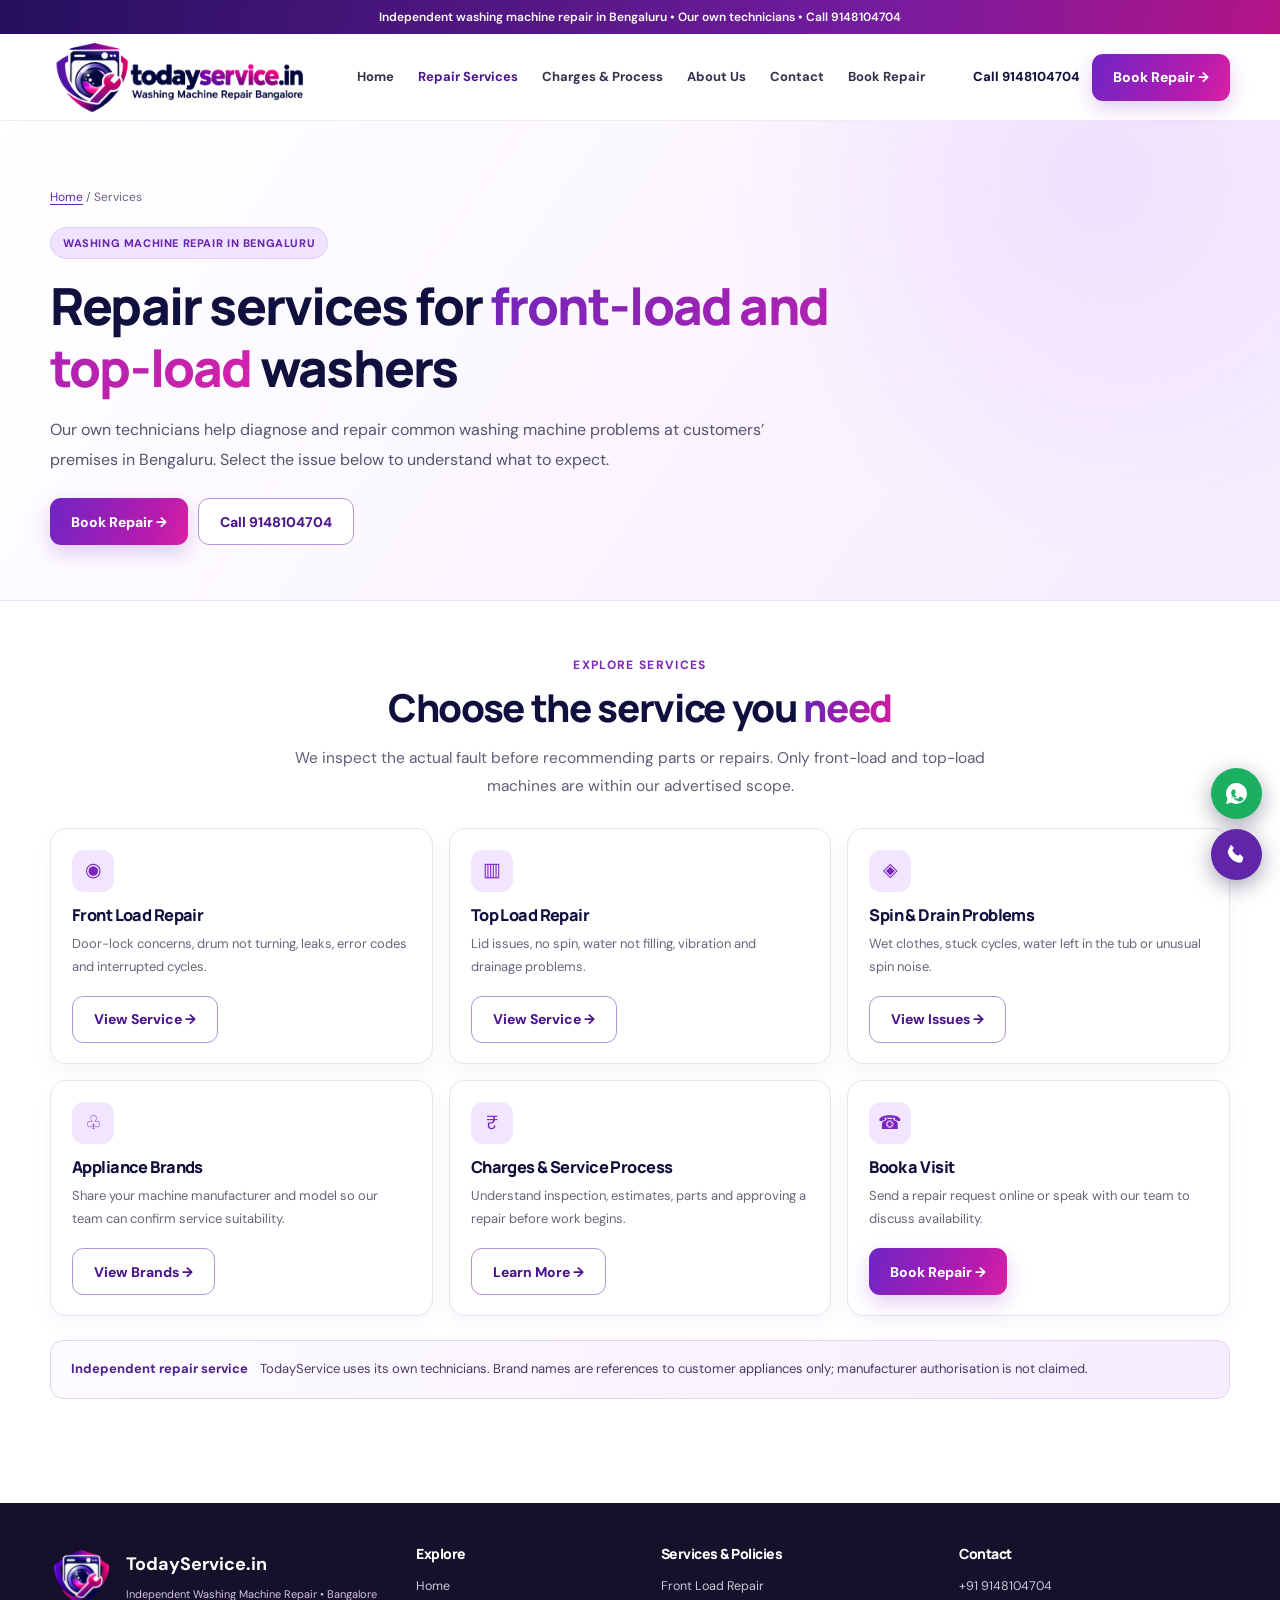
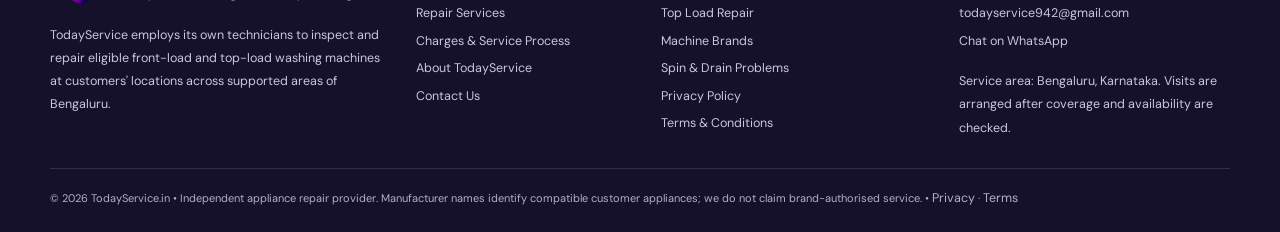
<file: services.html>
<!doctype html><html lang="en-IN"><head><meta charset="UTF-8"><meta name="viewport" content="width=device-width,initial-scale=1"><title>Washing Machine Repair Services in Bangalore | TodayService</title><meta name="description" content="Explore independent front-load and top-load washing machine repair services in Bangalore. Learn about brands, spin faults, drainage and the booking process."><meta name="robots" content="index,follow,max-image-preview:large"><link rel="canonical" href="https://todayservice.in/services.html"><meta name="theme-color" content="#5320a1"><meta property="og:type" content="website"><meta property="og:site_name" content="TodayService.in"><meta property="og:locale" content="en_IN"><meta property="og:title" content="Washing Machine Repair Services in Bangalore | TodayService"><meta property="og:description" content="Explore independent front-load and top-load washing machine repair services in Bangalore. Learn about brands, spin faults, drainage and the booking process."><meta property="og:url" content="https://todayservice.in/services.html"><meta property="og:image" content="https://todayservice.in/assets/todayservice-logo.webp"><meta name="twitter:card" content="summary_large_image"><link rel="icon" type="image/png" href="assets/favicon.png"><link rel="apple-touch-icon" href="assets/apple-touch-icon.png"><link rel="stylesheet" href="assets/interior.css"><script type="application/ld+json">{"@context":"https://schema.org","@graph":[{"@type":"HomeAndConstructionBusiness","@id":"https://todayservice.in/#business","name":"TodayService","url":"https://todayservice.in/","telephone":"+919148104704","email":"todayservice942@gmail.com","image":"https://todayservice.in/assets/todayservice-logo.webp","areaServed":{"@type":"City","name":"Bengaluru"},"description":"Independent front-load and top-load washing machine repair service in Bengaluru using TodayService technicians."},{"@type":"WebPage","@id":"https://todayservice.in/services.html#webpage","url":"https://todayservice.in/services.html","name":"Washing Machine Repair Services in Bangalore | TodayService","description":"Explore independent front-load and top-load washing machine repair services in Bangalore. Learn about brands, spin faults, drainage and the booking process.","isPartOf":{"@type":"WebSite","name":"TodayService.in","url":"https://todayservice.in/"},"about":{"@id":"https://todayservice.in/#business"}},{"@type":"BreadcrumbList","itemListElement":[{"@type":"ListItem","position":1,"name":"Home","item":"https://todayservice.in/"},{"@type":"ListItem","position":2,"name":"Services","item":"https://todayservice.in/services.html"}]}]}</script></head><body><a class="skip" href="#main">Skip to content</a><div class="topstrip">Independent washing machine repair in Bengaluru • Our own technicians • Call 9148104704</div>
<header class="site-header"><div class="container header"><a href="index.html" class="logo" aria-label="TodayService homepage"><img src="assets/todayservice-logo.webp" alt="TodayService.in — Washing Machine Repair in Bangalore" width="1250" height="417"></a><nav class="nav" id="site-nav" aria-label="Main navigation"><a href="index.html">Home</a><a href="services.html" aria-current="page">Repair Services</a><a href="pricing.html">Charges & Process</a><a href="about.html">About Us</a><a href="contact.html">Contact</a><a href="booking.html">Book Repair</a></nav><div class="header-right"><a class="smallcall" href="tel:+919148104704">Call 9148104704</a><a class="btn btn-primary" href="booking.html">Book Repair →</a><button class="mobile-menu-btn" aria-label="Open navigation" aria-controls="site-nav" aria-expanded="false" type="button"><svg viewBox="0 0 24 24" width="25" height="25" fill="none" stroke="currentColor" stroke-width="2"><path d="M3 6h18M3 12h18M3 18h18"/></svg></button></div></div></header><main id="main"><section class="page-hero"><div class="container"><nav aria-label="Breadcrumb" class="page-breadcrumbs"><a href="index.html">Home</a> / <span aria-current="page">Services</span></nav><span class="eyebrow">Washing machine repair in Bengaluru</span><h1>Repair services for <em>front-load and top-load</em> washers</h1><p>Our own technicians help diagnose and repair common washing machine problems at customers’ premises in Bengaluru. Select the issue below to understand what to expect.</p><div class="hero-actions"><a class="btn btn-primary" href="booking.html">Book Repair →</a><a class="btn btn-outline" href="tel:+919148104704">Call 9148104704</a></div></div></section><section class="page-body"><div class="container"><div class="section-head"><span class="kicker">Explore services</span><h2>Choose the service you <span>need</span></h2><p>We inspect the actual fault before recommending parts or repairs. Only front-load and top-load machines are within our advertised scope.</p></div><div class="detail-grid">
<div class="detail-card"><div class="icon-bubble">◉</div><h3>Front Load Repair</h3><p>Door-lock concerns, drum not turning, leaks, error codes and interrupted cycles.</p><a class="btn btn-outline" style="margin-top:18px" href="front-load-repair.html">View Service →</a></div>
<div class="detail-card"><div class="icon-bubble">▥</div><h3>Top Load Repair</h3><p>Lid issues, no spin, water not filling, vibration and drainage problems.</p><a class="btn btn-outline" style="margin-top:18px" href="top-load-repair.html">View Service →</a></div>
<div class="detail-card"><div class="icon-bubble">◈</div><h3>Spin &amp; Drain Problems</h3><p>Wet clothes, stuck cycles, water left in the tub or unusual spin noise.</p><a class="btn btn-outline" style="margin-top:18px" href="spin-drain-repair.html">View Issues →</a></div>
<div class="detail-card"><div class="icon-bubble">♧</div><h3>Appliance Brands</h3><p>Share your machine manufacturer and model so our team can confirm service suitability.</p><a class="btn btn-outline" style="margin-top:18px" href="brand-repair.html">View Brands →</a></div>
<div class="detail-card"><div class="icon-bubble">₹</div><h3>Charges &amp; Service Process</h3><p>Understand inspection, estimates, parts and approving a repair before work begins.</p><a class="btn btn-outline" style="margin-top:18px" href="pricing.html">Learn More →</a></div>
<div class="detail-card"><div class="icon-bubble">☎</div><h3>Book a Visit</h3><p>Send a repair request online or speak with our team to discuss availability.</p><a class="btn btn-primary" style="margin-top:18px" href="booking.html">Book Repair →</a></div></div><div class="info-ribbon"><strong>Independent repair service</strong><span>TodayService uses its own technicians. Brand names are references to customer appliances only; manufacturer authorisation is not claimed.</span></div></div></section></main><footer class="site-footer"><div class="container"><div class="footer-grid four-cols"><div><div class="footer-brand"><img src="assets/todayservice-icon.webp" alt="TodayService icon" width="63" height="63"><div><strong>TodayService.in</strong><br><span>Independent Washing Machine Repair • Bangalore</span></div></div><p>TodayService employs its own technicians to inspect and repair eligible front-load and top-load washing machines at customers' locations across supported areas of Bengaluru.</p></div><div><h3>Explore</h3><a href="index.html">Home</a><a href="services.html">Repair Services</a><a href="pricing.html">Charges &amp; Service Process</a><a href="about.html">About TodayService</a><a href="contact.html">Contact Us</a></div><div><h3>Services &amp; Policies</h3><a href="front-load-repair.html">Front Load Repair</a><a href="top-load-repair.html">Top Load Repair</a><a href="brand-repair.html">Machine Brands</a><a href="spin-drain-repair.html">Spin &amp; Drain Problems</a><a href="privacy-policy.html">Privacy Policy</a><a href="terms.html">Terms &amp; Conditions</a></div><div><h3>Contact</h3><a href="tel:+919148104704">+91 9148104704</a><a href="mailto:todayservice942@gmail.com">todayservice942@gmail.com</a><a href="https://wa.me/919148104704?text=Hello%20TodayService%2C%20I%20need%20washing%20machine%20repair%20in%20Bangalore." target="_blank" rel="noopener noreferrer">Chat on WhatsApp</a><p>Service area: Bengaluru, Karnataka. Visits are arranged after coverage and availability are checked.</p></div></div><div class="footer-bottom">© <span id="copyright-year">2026</span> TodayService.in • Independent appliance repair provider. Manufacturer names identify compatible customer appliances; we do not claim brand-authorised service. • <a href="privacy-policy.html" style="display:inline">Privacy</a> · <a href="terms.html" style="display:inline">Terms</a></div></div></footer>
<div class="float-links" aria-label="Quick contact"><a class="wa-float" href="https://wa.me/919148104704?text=Hello%20TodayService%2C%20I%20need%20washing%20machine%20repair%20in%20Bangalore." target="_blank" rel="noopener noreferrer" aria-label="WhatsApp TodayService" title="WhatsApp TodayService"><svg viewBox="0 0 24 24" aria-hidden="true"><path d="M12 2a10 10 0 0 0-8.6 15.1L2 22l5.1-1.3A10 10 0 1 0 12 2Zm-5 14c.3-1 1-1.2 1.3-1.3s.7.1 1 .4c1.2 1.2 2.4 1.7 3.2 1.9.8.2 1.2-.1 1.6-.6l.9-1.1c.3-.3.6-.2 1-.1l2.2 1c.4.2.6.5.5.9-.2 1.3-1.7 2.5-3.2 2.5-4 0-8.6-4.6-8.6-8.6 0-1.5 1.1-3 2.4-3.2.4-.1.7.1.9.5l1 2.1c.1.3.2.7-.1 1l-1 1c.7 1.5 2.1 2.8 3.7 3.5l1-.9c.3-.3.6-.3 1-.2"/></svg></a><a class="call-float" href="tel:+919148104704" aria-label="Call TodayService" title="Call TodayService"><svg viewBox="0 0 24 24" aria-hidden="true"><path d="M6.6 2.6l3 3.1-1.6 2.1c1 2.1 3.1 4.2 5.3 5.4l2.2-1.5 3.1 3.1-.8 3.2c-.4 1.2-1.6 1.9-2.9 1.8C8.9 19.3 4.7 15 3.4 9.2 3 7.4 3.6 5.7l3-3.1z"/></svg></a></div><div class="mobile-cta"><a class="btn btn-outline" href="tel:+919148104704">Call Now</a><a class="btn btn-primary" href="booking.html">Book Repair →</a></div>
<script>document.getElementById('copyright-year').textContent=new Date().getFullYear();(function(){let m=document.querySelector('.mobile-menu-btn'),n=document.querySelector('.nav');if(m&&n){m.addEventListener('click',()=>{let o=n.classList.toggle('open');m.setAttribute('aria-expanded',String(o));});n.querySelectorAll('a').forEach(a=>a.addEventListener('click',()=>{n.classList.remove('open');m.setAttribute('aria-expanded','false')}));}})();</script></body></html>
</file>
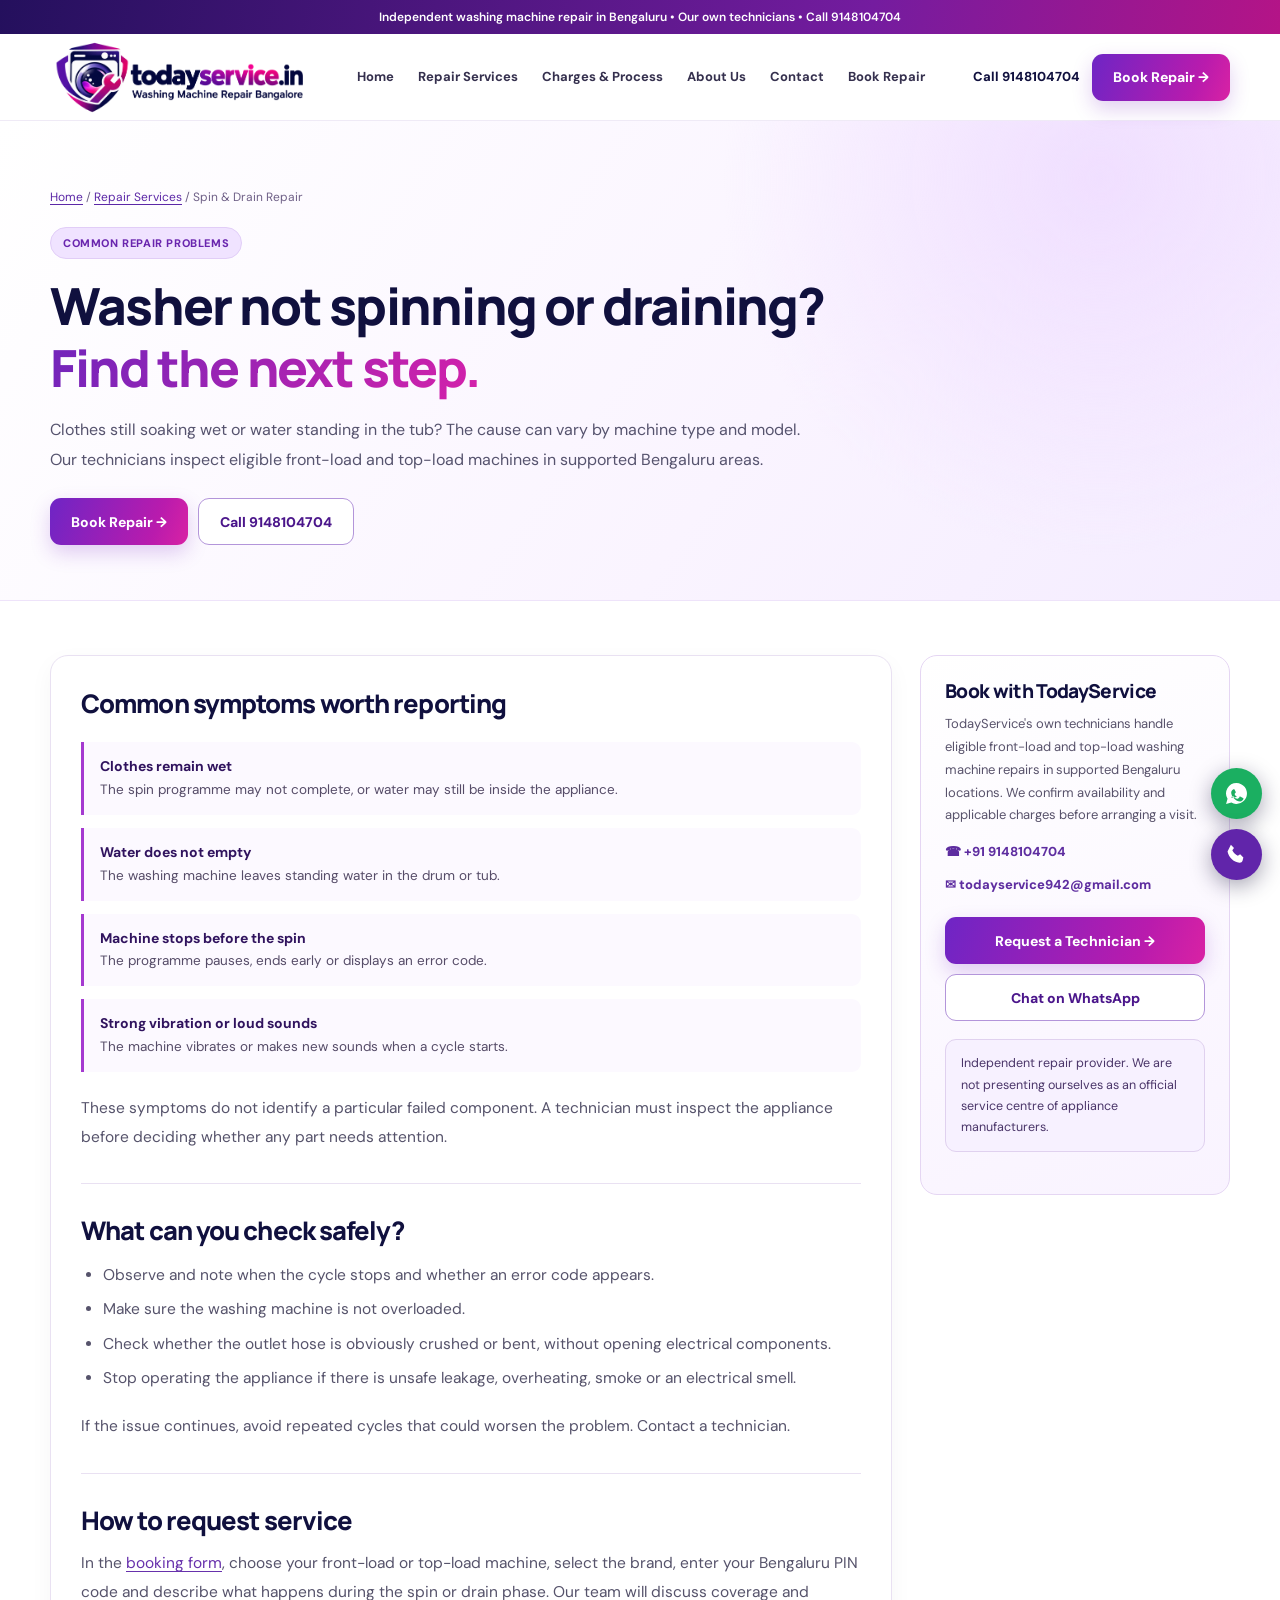
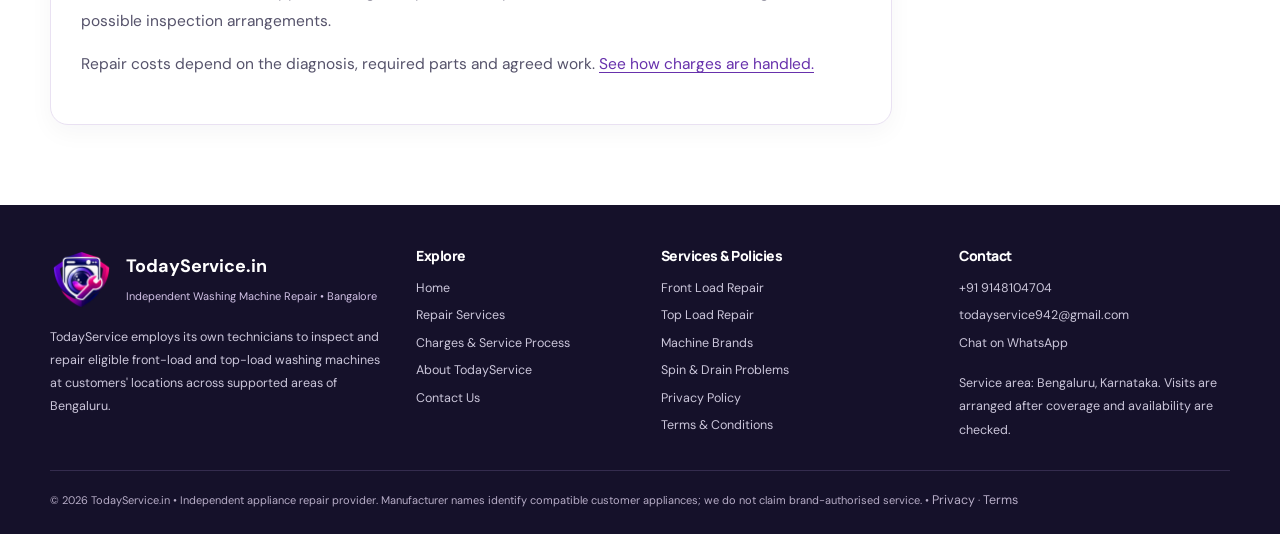
<file: spin-drain-repair.html>
<!doctype html><html lang="en-IN"><head><meta charset="UTF-8"><meta name="viewport" content="width=device-width,initial-scale=1"><title>Washing Machine Not Spinning or Draining? Bangalore Repair</title><meta name="description" content="Washing machine not spinning or draining water in Bangalore? TodayService technicians inspect eligible front-load and top-load washing machines."><meta name="robots" content="index,follow,max-image-preview:large"><link rel="canonical" href="https://todayservice.in/spin-drain-repair.html"><meta name="theme-color" content="#5320a1"><meta property="og:type" content="website"><meta property="og:site_name" content="TodayService.in"><meta property="og:locale" content="en_IN"><meta property="og:title" content="Washing Machine Not Spinning or Draining? Bangalore Repair"><meta property="og:description" content="Washing machine not spinning or draining water in Bangalore? TodayService technicians inspect eligible front-load and top-load washing machines."><meta property="og:url" content="https://todayservice.in/spin-drain-repair.html"><meta property="og:image" content="https://todayservice.in/assets/todayservice-logo.webp"><meta name="twitter:card" content="summary_large_image"><link rel="icon" type="image/png" href="assets/favicon.png"><link rel="apple-touch-icon" href="assets/apple-touch-icon.png"><link rel="stylesheet" href="assets/interior.css"><script type="application/ld+json">{"@context":"https://schema.org","@graph":[{"@type":"HomeAndConstructionBusiness","@id":"https://todayservice.in/#business","name":"TodayService","url":"https://todayservice.in/","telephone":"+919148104704","email":"todayservice942@gmail.com","image":"https://todayservice.in/assets/todayservice-logo.webp","areaServed":{"@type":"City","name":"Bengaluru"},"description":"Independent front-load and top-load washing machine repair service in Bengaluru using TodayService technicians."},{"@type":"WebPage","@id":"https://todayservice.in/spin-drain-repair.html#webpage","url":"https://todayservice.in/spin-drain-repair.html","name":"Washing Machine Not Spinning or Draining? Bangalore Repair","description":"Washing machine not spinning or draining water in Bangalore? TodayService technicians inspect eligible front-load and top-load washing machines.","isPartOf":{"@type":"WebSite","name":"TodayService.in","url":"https://todayservice.in/"},"about":{"@id":"https://todayservice.in/#business"}},{"@type":"BreadcrumbList","itemListElement":[{"@type":"ListItem","position":1,"name":"Home","item":"https://todayservice.in/"},{"@type":"ListItem","position":2,"name":"Repair Services","item":"https://todayservice.in/services.html"},{"@type":"ListItem","position":3,"name":"Spin & Drain Repair","item":"https://todayservice.in/spin-drain-repair.html"}]}]}</script></head><body><a class="skip" href="#main">Skip to content</a><div class="topstrip">Independent washing machine repair in Bengaluru • Our own technicians • Call 9148104704</div>
<header class="site-header"><div class="container header"><a href="index.html" class="logo" aria-label="TodayService homepage"><img src="assets/todayservice-logo.webp" alt="TodayService.in — Washing Machine Repair in Bangalore" width="1250" height="417"></a><nav class="nav" id="site-nav" aria-label="Main navigation"><a href="index.html">Home</a><a href="services.html">Repair Services</a><a href="pricing.html">Charges & Process</a><a href="about.html">About Us</a><a href="contact.html">Contact</a><a href="booking.html">Book Repair</a></nav><div class="header-right"><a class="smallcall" href="tel:+919148104704">Call 9148104704</a><a class="btn btn-primary" href="booking.html">Book Repair →</a><button class="mobile-menu-btn" aria-label="Open navigation" aria-controls="site-nav" aria-expanded="false" type="button"><svg viewBox="0 0 24 24" width="25" height="25" fill="none" stroke="currentColor" stroke-width="2"><path d="M3 6h18M3 12h18M3 18h18"/></svg></button></div></div></header><main id="main"><section class="page-hero"><div class="container"><nav aria-label="Breadcrumb" class="page-breadcrumbs"><a href="index.html">Home</a> / <a href="services.html">Repair Services</a> / <span aria-current="page">Spin &amp; Drain Repair</span></nav><span class="eyebrow">Common repair problems</span><h1>Washer not spinning or draining? <em>Find the next step.</em></h1><p>Clothes still soaking wet or water standing in the tub? The cause can vary by machine type and model. Our technicians inspect eligible front-load and top-load machines in supported Bengaluru areas.</p><div class="hero-actions"><a class="btn btn-primary" href="booking.html">Book Repair →</a><a class="btn btn-outline" href="tel:+919148104704">Call 9148104704</a></div></div></section><section class="page-body"><div class="container"><div class="prose-layout"><div class="content-panel"><section><h2>Common symptoms worth reporting</h2><div class="info-bullets"><div class="point"><strong>Clothes remain wet</strong>The spin programme may not complete, or water may still be inside the appliance.</div><div class="point"><strong>Water does not empty</strong>The washing machine leaves standing water in the drum or tub.</div><div class="point"><strong>Machine stops before the spin</strong>The programme pauses, ends early or displays an error code.</div><div class="point"><strong>Strong vibration or loud sounds</strong>The machine vibrates or makes new sounds when a cycle starts.</div></div><p>These symptoms do not identify a particular failed component. A technician must inspect the appliance before deciding whether any part needs attention.</p></section><section><h2>What can you check safely?</h2><ul><li>Observe and note when the cycle stops and whether an error code appears.</li><li>Make sure the washing machine is not overloaded.</li><li>Check whether the outlet hose is obviously crushed or bent, without opening electrical components.</li><li>Stop operating the appliance if there is unsafe leakage, overheating, smoke or an electrical smell.</li></ul><p>If the issue continues, avoid repeated cycles that could worsen the problem. Contact a technician.</p></section><section><h2>How to request service</h2><p>In the <a href="booking.html">booking form</a>, choose your front-load or top-load machine, select the brand, enter your Bengaluru PIN code and describe what happens during the spin or drain phase. Our team will discuss coverage and possible inspection arrangements.</p><p>Repair costs depend on the diagnosis, required parts and agreed work. <a href="pricing.html">See how charges are handled.</a></p></section></div><aside class="side-card"><h2>Book with TodayService</h2><p>TodayService's own technicians handle eligible front-load and top-load washing machine repairs in supported Bengaluru locations. We confirm availability and applicable charges before arranging a visit.</p><a class="contact-link" href="tel:+919148104704">☎ +91 9148104704</a><a class="contact-link" href="mailto:todayservice942@gmail.com">✉ todayservice942@gmail.com</a><a class="btn btn-primary" href="booking.html">Request a Technician →</a><a class="btn btn-outline" href="https://wa.me/919148104704?text=Hello%20TodayService%2C%20I%20need%20washing%20machine%20repair%20in%20Bangalore." target="_blank" rel="noopener noreferrer">Chat on WhatsApp</a><div class="trust-note">Independent repair provider. We are not presenting ourselves as an official service centre of appliance manufacturers.</div></aside></div></div></section></main><footer class="site-footer"><div class="container"><div class="footer-grid four-cols"><div><div class="footer-brand"><img src="assets/todayservice-icon.webp" alt="TodayService icon" width="63" height="63"><div><strong>TodayService.in</strong><br><span>Independent Washing Machine Repair • Bangalore</span></div></div><p>TodayService employs its own technicians to inspect and repair eligible front-load and top-load washing machines at customers' locations across supported areas of Bengaluru.</p></div><div><h3>Explore</h3><a href="index.html">Home</a><a href="services.html">Repair Services</a><a href="pricing.html">Charges &amp; Service Process</a><a href="about.html">About TodayService</a><a href="contact.html">Contact Us</a></div><div><h3>Services &amp; Policies</h3><a href="front-load-repair.html">Front Load Repair</a><a href="top-load-repair.html">Top Load Repair</a><a href="brand-repair.html">Machine Brands</a><a href="spin-drain-repair.html">Spin &amp; Drain Problems</a><a href="privacy-policy.html">Privacy Policy</a><a href="terms.html">Terms &amp; Conditions</a></div><div><h3>Contact</h3><a href="tel:+919148104704">+91 9148104704</a><a href="mailto:todayservice942@gmail.com">todayservice942@gmail.com</a><a href="https://wa.me/919148104704?text=Hello%20TodayService%2C%20I%20need%20washing%20machine%20repair%20in%20Bangalore." target="_blank" rel="noopener noreferrer">Chat on WhatsApp</a><p>Service area: Bengaluru, Karnataka. Visits are arranged after coverage and availability are checked.</p></div></div><div class="footer-bottom">© <span id="copyright-year">2026</span> TodayService.in • Independent appliance repair provider. Manufacturer names identify compatible customer appliances; we do not claim brand-authorised service. • <a href="privacy-policy.html" style="display:inline">Privacy</a> · <a href="terms.html" style="display:inline">Terms</a></div></div></footer>
<div class="float-links" aria-label="Quick contact"><a class="wa-float" href="https://wa.me/919148104704?text=Hello%20TodayService%2C%20I%20need%20washing%20machine%20repair%20in%20Bangalore." target="_blank" rel="noopener noreferrer" aria-label="WhatsApp TodayService" title="WhatsApp TodayService"><svg viewBox="0 0 24 24" aria-hidden="true"><path d="M12 2a10 10 0 0 0-8.6 15.1L2 22l5.1-1.3A10 10 0 1 0 12 2Zm-5 14c.3-1 1-1.2 1.3-1.3s.7.1 1 .4c1.2 1.2 2.4 1.7 3.2 1.9.8.2 1.2-.1 1.6-.6l.9-1.1c.3-.3.6-.2 1-.1l2.2 1c.4.2.6.5.5.9-.2 1.3-1.7 2.5-3.2 2.5-4 0-8.6-4.6-8.6-8.6 0-1.5 1.1-3 2.4-3.2.4-.1.7.1.9.5l1 2.1c.1.3.2.7-.1 1l-1 1c.7 1.5 2.1 2.8 3.7 3.5l1-.9c.3-.3.6-.3 1-.2"/></svg></a><a class="call-float" href="tel:+919148104704" aria-label="Call TodayService" title="Call TodayService"><svg viewBox="0 0 24 24" aria-hidden="true"><path d="M6.6 2.6l3 3.1-1.6 2.1c1 2.1 3.1 4.2 5.3 5.4l2.2-1.5 3.1 3.1-.8 3.2c-.4 1.2-1.6 1.9-2.9 1.8C8.9 19.3 4.7 15 3.4 9.2 3 7.4 3.6 5.7l3-3.1z"/></svg></a></div><div class="mobile-cta"><a class="btn btn-outline" href="tel:+919148104704">Call Now</a><a class="btn btn-primary" href="booking.html">Book Repair →</a></div>
<script>document.getElementById('copyright-year').textContent=new Date().getFullYear();(function(){let m=document.querySelector('.mobile-menu-btn'),n=document.querySelector('.nav');if(m&&n){m.addEventListener('click',()=>{let o=n.classList.toggle('open');m.setAttribute('aria-expanded',String(o));});n.querySelectorAll('a').forEach(a=>a.addEventListener('click',()=>{n.classList.remove('open');m.setAttribute('aria-expanded','false')}));}})();</script></body></html>
</file>
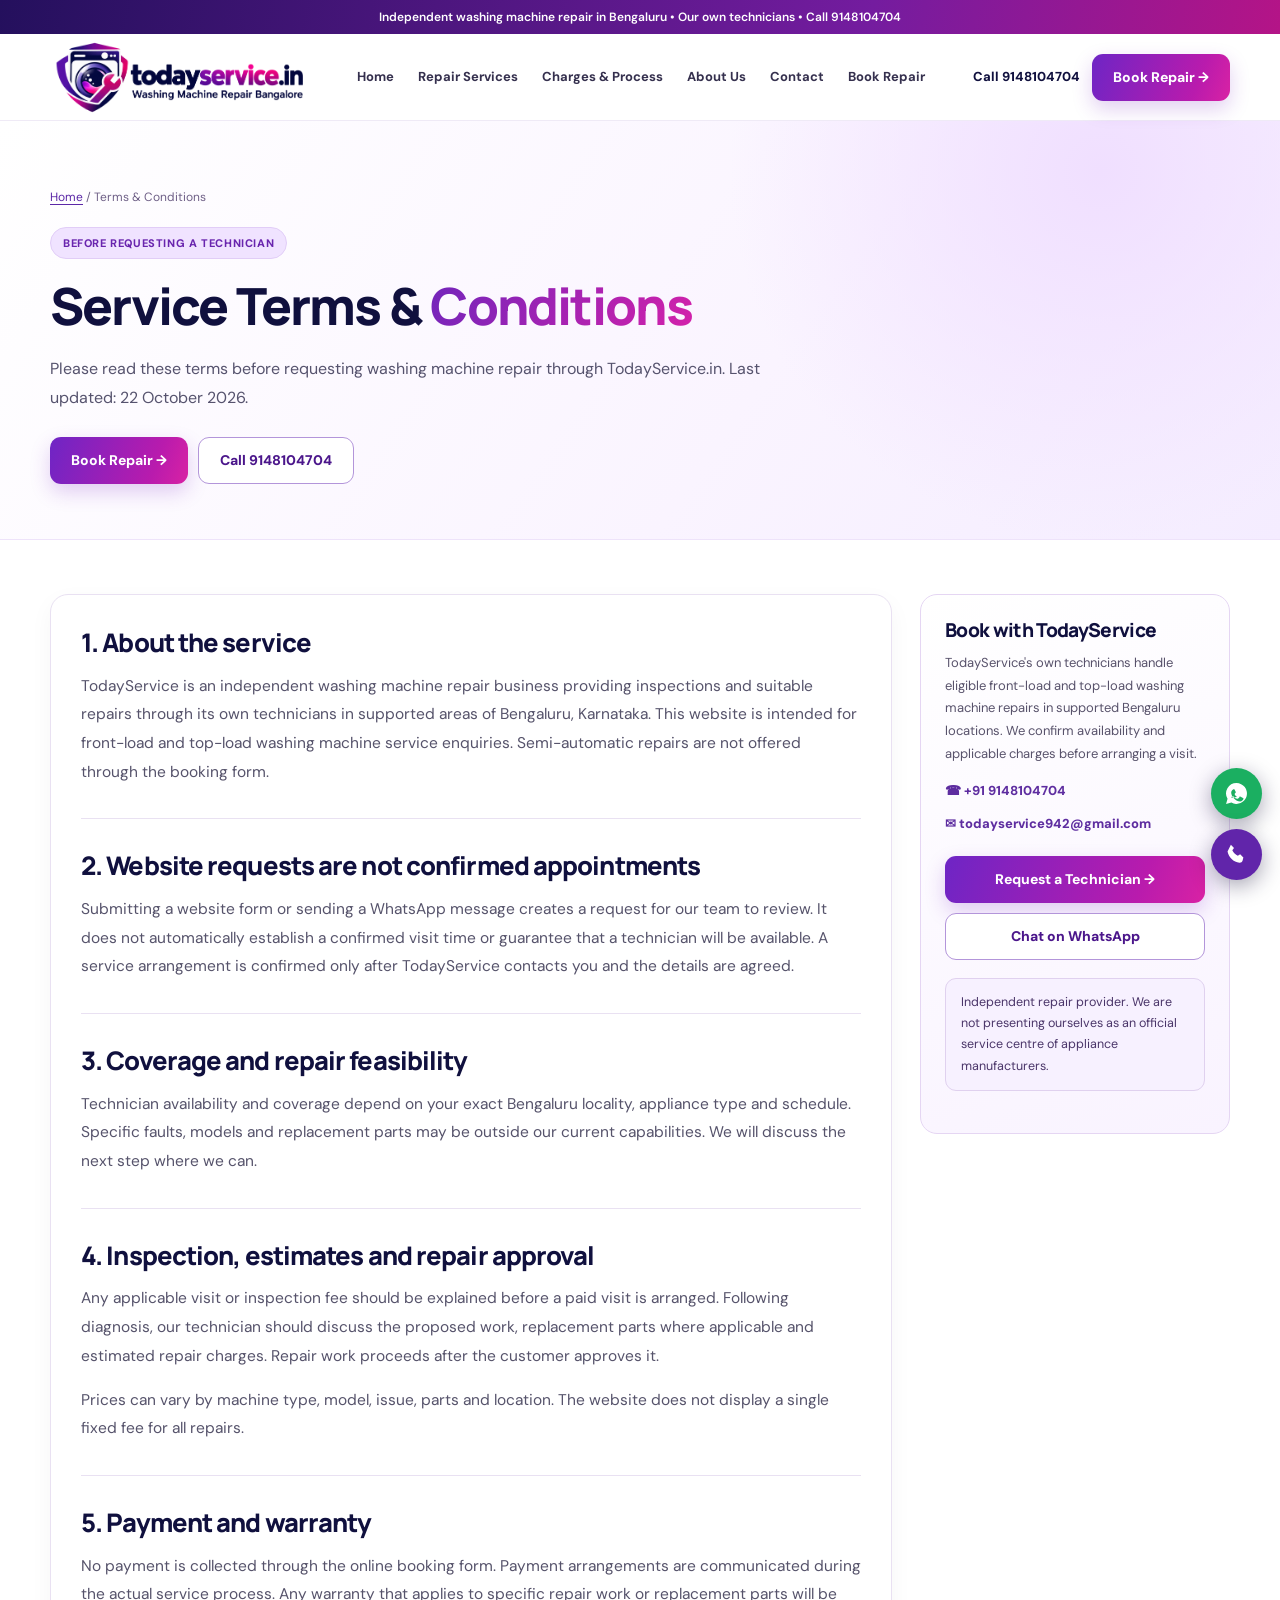
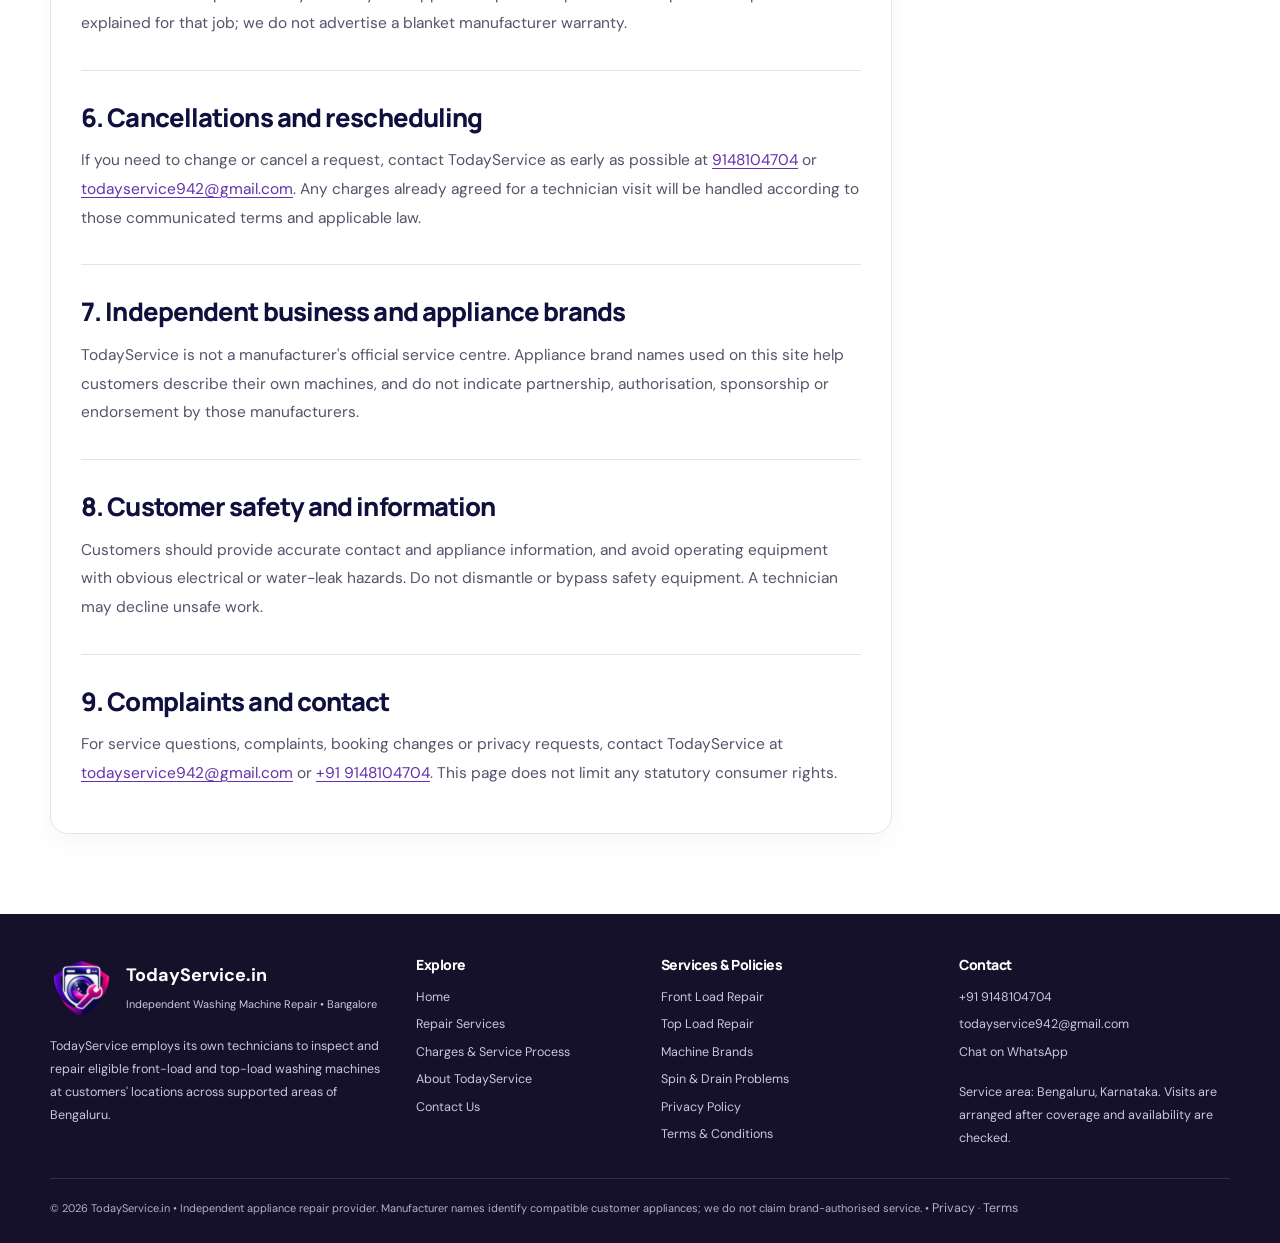
<file: terms.html>
<!doctype html><html lang="en-IN"><head><meta charset="UTF-8"><meta name="viewport" content="width=device-width,initial-scale=1"><title>Terms and Conditions | TodayService.in</title><meta name="description" content="Terms for requesting washing machine repair from TodayService in Bangalore. Read about bookings, inspection estimates, approval, charges and cancellations."><meta name="robots" content="index,follow,max-image-preview:large"><link rel="canonical" href="https://todayservice.in/terms.html"><meta name="theme-color" content="#5320a1"><meta property="og:type" content="website"><meta property="og:site_name" content="TodayService.in"><meta property="og:locale" content="en_IN"><meta property="og:title" content="Terms and Conditions | TodayService.in"><meta property="og:description" content="Terms for requesting washing machine repair from TodayService in Bangalore. Read about bookings, inspection estimates, approval, charges and cancellations."><meta property="og:url" content="https://todayservice.in/terms.html"><meta property="og:image" content="https://todayservice.in/assets/todayservice-logo.webp"><meta name="twitter:card" content="summary_large_image"><link rel="icon" type="image/png" href="assets/favicon.png"><link rel="apple-touch-icon" href="assets/apple-touch-icon.png"><link rel="stylesheet" href="assets/interior.css"><script type="application/ld+json">{"@context":"https://schema.org","@graph":[{"@type":"HomeAndConstructionBusiness","@id":"https://todayservice.in/#business","name":"TodayService","url":"https://todayservice.in/","telephone":"+919148104704","email":"todayservice942@gmail.com","image":"https://todayservice.in/assets/todayservice-logo.webp","areaServed":{"@type":"City","name":"Bengaluru"},"description":"Independent front-load and top-load washing machine repair service in Bengaluru using TodayService technicians."},{"@type":"WebPage","@id":"https://todayservice.in/terms.html#webpage","url":"https://todayservice.in/terms.html","name":"Terms and Conditions | TodayService.in","description":"Terms for requesting washing machine repair from TodayService in Bangalore. Read about bookings, inspection estimates, approval, charges and cancellations.","isPartOf":{"@type":"WebSite","name":"TodayService.in","url":"https://todayservice.in/"},"about":{"@id":"https://todayservice.in/#business"}},{"@type":"BreadcrumbList","itemListElement":[{"@type":"ListItem","position":1,"name":"Home","item":"https://todayservice.in/"},{"@type":"ListItem","position":2,"name":"Terms & Conditions","item":"https://todayservice.in/terms.html"}]}]}</script></head><body><a class="skip" href="#main">Skip to content</a><div class="topstrip">Independent washing machine repair in Bengaluru • Our own technicians • Call 9148104704</div>
<header class="site-header"><div class="container header"><a href="index.html" class="logo" aria-label="TodayService homepage"><img src="assets/todayservice-logo.webp" alt="TodayService.in — Washing Machine Repair in Bangalore" width="1250" height="417"></a><nav class="nav" id="site-nav" aria-label="Main navigation"><a href="index.html">Home</a><a href="services.html">Repair Services</a><a href="pricing.html">Charges & Process</a><a href="about.html">About Us</a><a href="contact.html">Contact</a><a href="booking.html">Book Repair</a></nav><div class="header-right"><a class="smallcall" href="tel:+919148104704">Call 9148104704</a><a class="btn btn-primary" href="booking.html">Book Repair →</a><button class="mobile-menu-btn" aria-label="Open navigation" aria-controls="site-nav" aria-expanded="false" type="button"><svg viewBox="0 0 24 24" width="25" height="25" fill="none" stroke="currentColor" stroke-width="2"><path d="M3 6h18M3 12h18M3 18h18"/></svg></button></div></div></header><main id="main"><section class="page-hero"><div class="container"><nav aria-label="Breadcrumb" class="page-breadcrumbs"><a href="index.html">Home</a> / <span aria-current="page">Terms &amp; Conditions</span></nav><span class="eyebrow">Before requesting a technician</span><h1>Service Terms &amp; <em>Conditions</em></h1><p>Please read these terms before requesting washing machine repair through TodayService.in. Last updated: 22 October 2026.</p><div class="hero-actions"><a class="btn btn-primary" href="booking.html">Book Repair →</a><a class="btn btn-outline" href="tel:+919148104704">Call 9148104704</a></div></div></section><section class="page-body"><div class="container"><div class="prose-layout"><div class="content-panel"><section><h2>1. About the service</h2><p>TodayService is an independent washing machine repair business providing inspections and suitable repairs through its own technicians in supported areas of Bengaluru, Karnataka. This website is intended for front-load and top-load washing machine service enquiries. Semi-automatic repairs are not offered through the booking form.</p></section><section><h2>2. Website requests are not confirmed appointments</h2><p>Submitting a website form or sending a WhatsApp message creates a request for our team to review. It does not automatically establish a confirmed visit time or guarantee that a technician will be available. A service arrangement is confirmed only after TodayService contacts you and the details are agreed.</p></section><section><h2>3. Coverage and repair feasibility</h2><p>Technician availability and coverage depend on your exact Bengaluru locality, appliance type and schedule. Specific faults, models and replacement parts may be outside our current capabilities. We will discuss the next step where we can.</p></section><section><h2>4. Inspection, estimates and repair approval</h2><p>Any applicable visit or inspection fee should be explained before a paid visit is arranged. Following diagnosis, our technician should discuss the proposed work, replacement parts where applicable and estimated repair charges. Repair work proceeds after the customer approves it.</p><p>Prices can vary by machine type, model, issue, parts and location. The website does not display a single fixed fee for all repairs.</p></section><section><h2>5. Payment and warranty</h2><p>No payment is collected through the online booking form. Payment arrangements are communicated during the actual service process. Any warranty that applies to specific repair work or replacement parts will be explained for that job; we do not advertise a blanket manufacturer warranty.</p></section><section><h2>6. Cancellations and rescheduling</h2><p>If you need to change or cancel a request, contact TodayService as early as possible at <a href="tel:+919148104704">9148104704</a> or <a href="mailto:todayservice942@gmail.com">todayservice942@gmail.com</a>. Any charges already agreed for a technician visit will be handled according to those communicated terms and applicable law.</p></section><section><h2>7. Independent business and appliance brands</h2><p>TodayService is not a manufacturer's official service centre. Appliance brand names used on this site help customers describe their own machines, and do not indicate partnership, authorisation, sponsorship or endorsement by those manufacturers.</p></section><section><h2>8. Customer safety and information</h2><p>Customers should provide accurate contact and appliance information, and avoid operating equipment with obvious electrical or water-leak hazards. Do not dismantle or bypass safety equipment. A technician may decline unsafe work.</p></section><section><h2>9. Complaints and contact</h2><p>For service questions, complaints, booking changes or privacy requests, contact TodayService at <a href="mailto:todayservice942@gmail.com">todayservice942@gmail.com</a> or <a href="tel:+919148104704">+91 9148104704</a>. This page does not limit any statutory consumer rights.</p></section></div><aside class="side-card"><h2>Book with TodayService</h2><p>TodayService's own technicians handle eligible front-load and top-load washing machine repairs in supported Bengaluru locations. We confirm availability and applicable charges before arranging a visit.</p><a class="contact-link" href="tel:+919148104704">☎ +91 9148104704</a><a class="contact-link" href="mailto:todayservice942@gmail.com">✉ todayservice942@gmail.com</a><a class="btn btn-primary" href="booking.html">Request a Technician →</a><a class="btn btn-outline" href="https://wa.me/919148104704?text=Hello%20TodayService%2C%20I%20need%20washing%20machine%20repair%20in%20Bangalore." target="_blank" rel="noopener noreferrer">Chat on WhatsApp</a><div class="trust-note">Independent repair provider. We are not presenting ourselves as an official service centre of appliance manufacturers.</div></aside></div></div></section></main><footer class="site-footer"><div class="container"><div class="footer-grid four-cols"><div><div class="footer-brand"><img src="assets/todayservice-icon.webp" alt="TodayService icon" width="63" height="63"><div><strong>TodayService.in</strong><br><span>Independent Washing Machine Repair • Bangalore</span></div></div><p>TodayService employs its own technicians to inspect and repair eligible front-load and top-load washing machines at customers' locations across supported areas of Bengaluru.</p></div><div><h3>Explore</h3><a href="index.html">Home</a><a href="services.html">Repair Services</a><a href="pricing.html">Charges &amp; Service Process</a><a href="about.html">About TodayService</a><a href="contact.html">Contact Us</a></div><div><h3>Services &amp; Policies</h3><a href="front-load-repair.html">Front Load Repair</a><a href="top-load-repair.html">Top Load Repair</a><a href="brand-repair.html">Machine Brands</a><a href="spin-drain-repair.html">Spin &amp; Drain Problems</a><a href="privacy-policy.html">Privacy Policy</a><a href="terms.html">Terms &amp; Conditions</a></div><div><h3>Contact</h3><a href="tel:+919148104704">+91 9148104704</a><a href="mailto:todayservice942@gmail.com">todayservice942@gmail.com</a><a href="https://wa.me/919148104704?text=Hello%20TodayService%2C%20I%20need%20washing%20machine%20repair%20in%20Bangalore." target="_blank" rel="noopener noreferrer">Chat on WhatsApp</a><p>Service area: Bengaluru, Karnataka. Visits are arranged after coverage and availability are checked.</p></div></div><div class="footer-bottom">© <span id="copyright-year">2026</span> TodayService.in • Independent appliance repair provider. Manufacturer names identify compatible customer appliances; we do not claim brand-authorised service. • <a href="privacy-policy.html" style="display:inline">Privacy</a> · <a href="terms.html" style="display:inline">Terms</a></div></div></footer>
<div class="float-links" aria-label="Quick contact"><a class="wa-float" href="https://wa.me/919148104704?text=Hello%20TodayService%2C%20I%20need%20washing%20machine%20repair%20in%20Bangalore." target="_blank" rel="noopener noreferrer" aria-label="WhatsApp TodayService" title="WhatsApp TodayService"><svg viewBox="0 0 24 24" aria-hidden="true"><path d="M12 2a10 10 0 0 0-8.6 15.1L2 22l5.1-1.3A10 10 0 1 0 12 2Zm-5 14c.3-1 1-1.2 1.3-1.3s.7.1 1 .4c1.2 1.2 2.4 1.7 3.2 1.9.8.2 1.2-.1 1.6-.6l.9-1.1c.3-.3.6-.2 1-.1l2.2 1c.4.2.6.5.5.9-.2 1.3-1.7 2.5-3.2 2.5-4 0-8.6-4.6-8.6-8.6 0-1.5 1.1-3 2.4-3.2.4-.1.7.1.9.5l1 2.1c.1.3.2.7-.1 1l-1 1c.7 1.5 2.1 2.8 3.7 3.5l1-.9c.3-.3.6-.3 1-.2"/></svg></a><a class="call-float" href="tel:+919148104704" aria-label="Call TodayService" title="Call TodayService"><svg viewBox="0 0 24 24" aria-hidden="true"><path d="M6.6 2.6l3 3.1-1.6 2.1c1 2.1 3.1 4.2 5.3 5.4l2.2-1.5 3.1 3.1-.8 3.2c-.4 1.2-1.6 1.9-2.9 1.8C8.9 19.3 4.7 15 3.4 9.2 3 7.4 3.6 5.7l3-3.1z"/></svg></a></div><div class="mobile-cta"><a class="btn btn-outline" href="tel:+919148104704">Call Now</a><a class="btn btn-primary" href="booking.html">Book Repair →</a></div>
<script>document.getElementById('copyright-year').textContent=new Date().getFullYear();(function(){let m=document.querySelector('.mobile-menu-btn'),n=document.querySelector('.nav');if(m&&n){m.addEventListener('click',()=>{let o=n.classList.toggle('open');m.setAttribute('aria-expanded',String(o));});n.querySelectorAll('a').forEach(a=>a.addEventListener('click',()=>{n.classList.remove('open');m.setAttribute('aria-expanded','false')}));}})();</script></body></html>
</file>
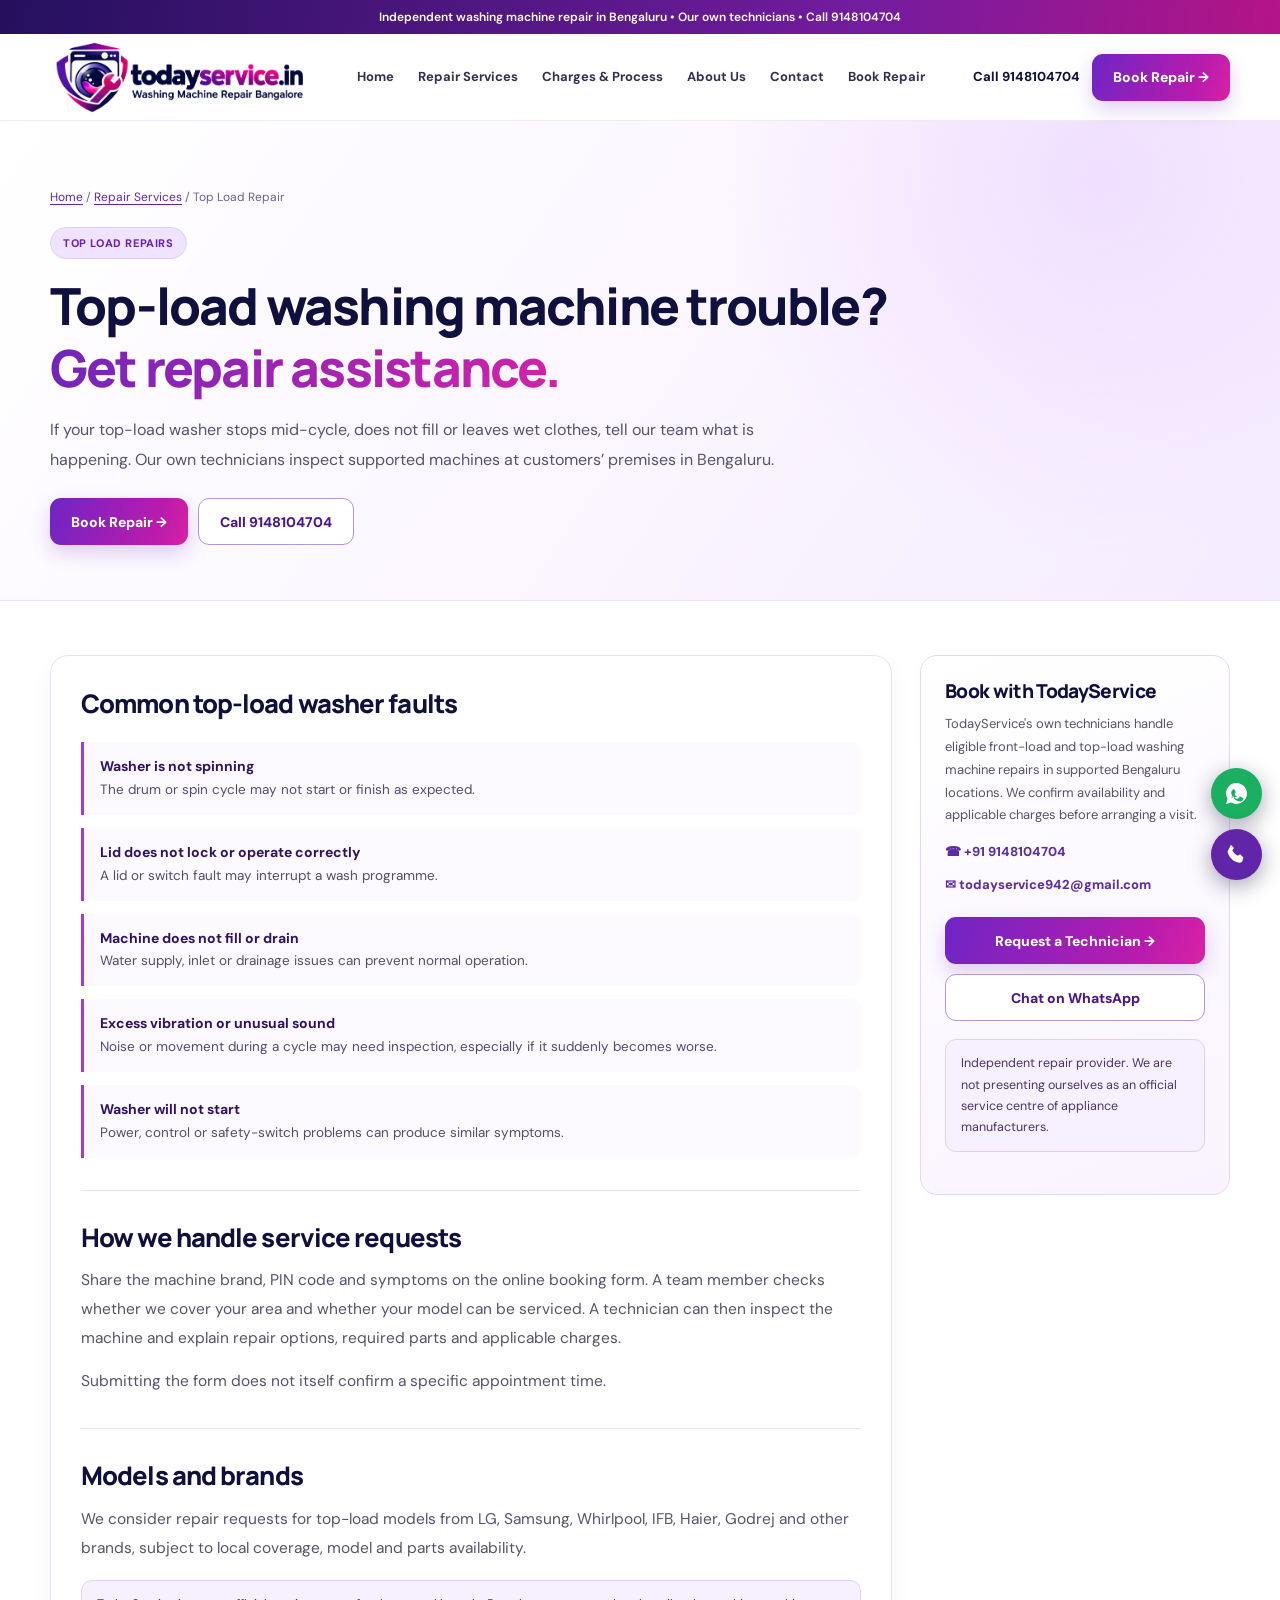
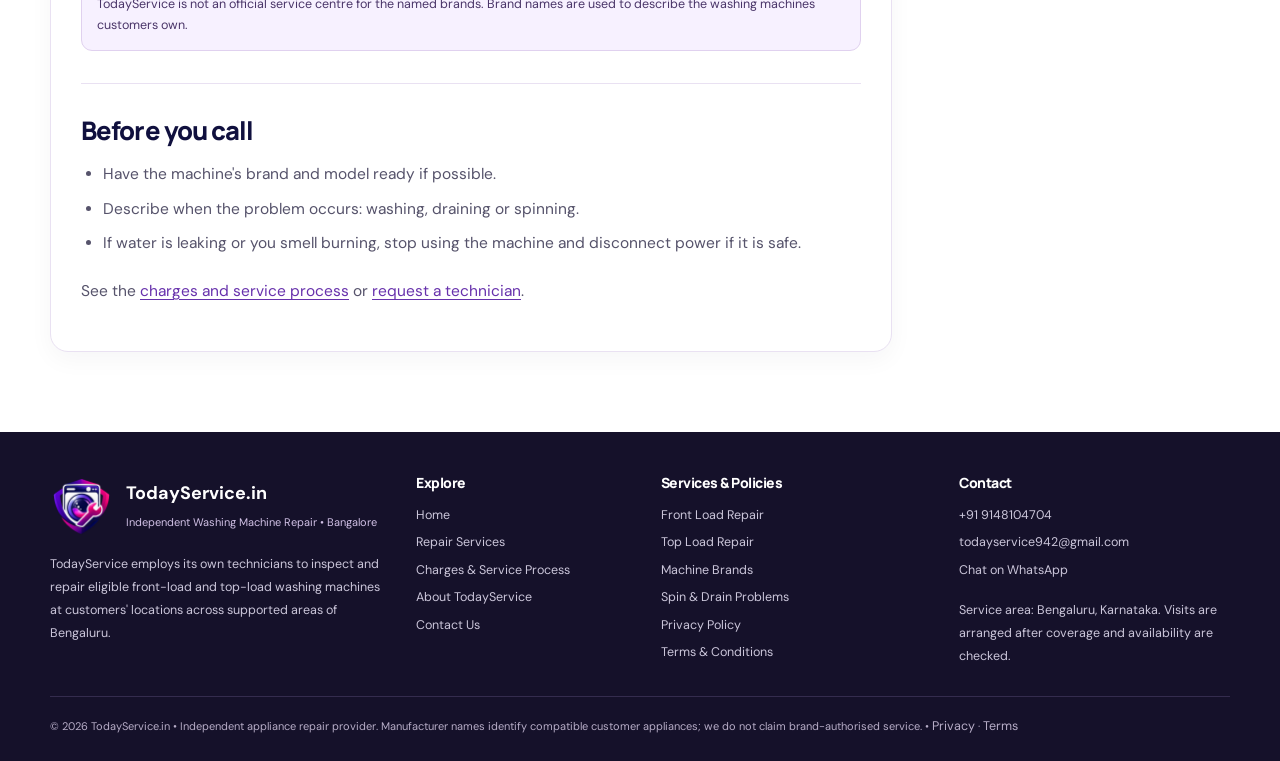
<file: top-load-repair.html>
<!doctype html><html lang="en-IN"><head><meta charset="UTF-8"><meta name="viewport" content="width=device-width,initial-scale=1"><title>Top Load Washing Machine Repair Bangalore | TodayService</title><meta name="description" content="Need top-load washing machine repair in Bangalore? Ask TodayService technicians about spin faults, lid problems, drainage, vibration and water filling issues."><meta name="robots" content="index,follow,max-image-preview:large"><link rel="canonical" href="https://todayservice.in/top-load-repair.html"><meta name="theme-color" content="#5320a1"><meta property="og:type" content="website"><meta property="og:site_name" content="TodayService.in"><meta property="og:locale" content="en_IN"><meta property="og:title" content="Top Load Washing Machine Repair Bangalore | TodayService"><meta property="og:description" content="Need top-load washing machine repair in Bangalore? Ask TodayService technicians about spin faults, lid problems, drainage, vibration and water filling issues."><meta property="og:url" content="https://todayservice.in/top-load-repair.html"><meta property="og:image" content="https://todayservice.in/assets/todayservice-logo.webp"><meta name="twitter:card" content="summary_large_image"><link rel="icon" type="image/png" href="assets/favicon.png"><link rel="apple-touch-icon" href="assets/apple-touch-icon.png"><link rel="stylesheet" href="assets/interior.css"><script type="application/ld+json">{"@context":"https://schema.org","@graph":[{"@type":"HomeAndConstructionBusiness","@id":"https://todayservice.in/#business","name":"TodayService","url":"https://todayservice.in/","telephone":"+919148104704","email":"todayservice942@gmail.com","image":"https://todayservice.in/assets/todayservice-logo.webp","areaServed":{"@type":"City","name":"Bengaluru"},"description":"Independent front-load and top-load washing machine repair service in Bengaluru using TodayService technicians."},{"@type":"WebPage","@id":"https://todayservice.in/top-load-repair.html#webpage","url":"https://todayservice.in/top-load-repair.html","name":"Top Load Washing Machine Repair Bangalore | TodayService","description":"Need top-load washing machine repair in Bangalore? Ask TodayService technicians about spin faults, lid problems, drainage, vibration and water filling issues.","isPartOf":{"@type":"WebSite","name":"TodayService.in","url":"https://todayservice.in/"},"about":{"@id":"https://todayservice.in/#business"}},{"@type":"BreadcrumbList","itemListElement":[{"@type":"ListItem","position":1,"name":"Home","item":"https://todayservice.in/"},{"@type":"ListItem","position":2,"name":"Repair Services","item":"https://todayservice.in/services.html"},{"@type":"ListItem","position":3,"name":"Top Load Repair","item":"https://todayservice.in/top-load-repair.html"}]}]}</script></head><body><a class="skip" href="#main">Skip to content</a><div class="topstrip">Independent washing machine repair in Bengaluru • Our own technicians • Call 9148104704</div>
<header class="site-header"><div class="container header"><a href="index.html" class="logo" aria-label="TodayService homepage"><img src="assets/todayservice-logo.webp" alt="TodayService.in — Washing Machine Repair in Bangalore" width="1250" height="417"></a><nav class="nav" id="site-nav" aria-label="Main navigation"><a href="index.html">Home</a><a href="services.html">Repair Services</a><a href="pricing.html">Charges & Process</a><a href="about.html">About Us</a><a href="contact.html">Contact</a><a href="booking.html">Book Repair</a></nav><div class="header-right"><a class="smallcall" href="tel:+919148104704">Call 9148104704</a><a class="btn btn-primary" href="booking.html">Book Repair →</a><button class="mobile-menu-btn" aria-label="Open navigation" aria-controls="site-nav" aria-expanded="false" type="button"><svg viewBox="0 0 24 24" width="25" height="25" fill="none" stroke="currentColor" stroke-width="2"><path d="M3 6h18M3 12h18M3 18h18"/></svg></button></div></div></header><main id="main"><section class="page-hero"><div class="container"><nav aria-label="Breadcrumb" class="page-breadcrumbs"><a href="index.html">Home</a> / <a href="services.html">Repair Services</a> / <span aria-current="page">Top Load Repair</span></nav><span class="eyebrow">Top load repairs</span><h1>Top-load washing machine trouble? <em>Get repair assistance.</em></h1><p>If your top-load washer stops mid-cycle, does not fill or leaves wet clothes, tell our team what is happening. Our own technicians inspect supported machines at customers’ premises in Bengaluru.</p><div class="hero-actions"><a class="btn btn-primary" href="booking.html">Book Repair →</a><a class="btn btn-outline" href="tel:+919148104704">Call 9148104704</a></div></div></section><section class="page-body"><div class="container"><div class="prose-layout"><div class="content-panel"><section><h2>Common top-load washer faults</h2><div class="info-bullets"><div class="point"><strong>Washer is not spinning</strong>The drum or spin cycle may not start or finish as expected.</div><div class="point"><strong>Lid does not lock or operate correctly</strong>A lid or switch fault may interrupt a wash programme.</div><div class="point"><strong>Machine does not fill or drain</strong>Water supply, inlet or drainage issues can prevent normal operation.</div><div class="point"><strong>Excess vibration or unusual sound</strong>Noise or movement during a cycle may need inspection, especially if it suddenly becomes worse.</div><div class="point"><strong>Washer will not start</strong>Power, control or safety-switch problems can produce similar symptoms.</div></div></section><section><h2>How we handle service requests</h2><p>Share the machine brand, PIN code and symptoms on the online booking form. A team member checks whether we cover your area and whether your model can be serviced. A technician can then inspect the machine and explain repair options, required parts and applicable charges.</p><p>Submitting the form does not itself confirm a specific appointment time.</p></section><section><h2>Models and brands</h2><p>We consider repair requests for top-load models from LG, Samsung, Whirlpool, IFB, Haier, Godrej and other brands, subject to local coverage, model and parts availability.</p><div class="trust-note">TodayService is not an official service centre for the named brands. Brand names are used to describe the washing machines customers own.</div></section><section><h2>Before you call</h2><ul><li>Have the machine's brand and model ready if possible.</li><li>Describe when the problem occurs: washing, draining or spinning.</li><li>If water is leaking or you smell burning, stop using the machine and disconnect power if it is safe.</li></ul><p>See the <a href="pricing.html">charges and service process</a> or <a href="booking.html">request a technician</a>.</p></section></div><aside class="side-card"><h2>Book with TodayService</h2><p>TodayService's own technicians handle eligible front-load and top-load washing machine repairs in supported Bengaluru locations. We confirm availability and applicable charges before arranging a visit.</p><a class="contact-link" href="tel:+919148104704">☎ +91 9148104704</a><a class="contact-link" href="mailto:todayservice942@gmail.com">✉ todayservice942@gmail.com</a><a class="btn btn-primary" href="booking.html">Request a Technician →</a><a class="btn btn-outline" href="https://wa.me/919148104704?text=Hello%20TodayService%2C%20I%20need%20washing%20machine%20repair%20in%20Bangalore." target="_blank" rel="noopener noreferrer">Chat on WhatsApp</a><div class="trust-note">Independent repair provider. We are not presenting ourselves as an official service centre of appliance manufacturers.</div></aside></div></div></section></main><footer class="site-footer"><div class="container"><div class="footer-grid four-cols"><div><div class="footer-brand"><img src="assets/todayservice-icon.webp" alt="TodayService icon" width="63" height="63"><div><strong>TodayService.in</strong><br><span>Independent Washing Machine Repair • Bangalore</span></div></div><p>TodayService employs its own technicians to inspect and repair eligible front-load and top-load washing machines at customers' locations across supported areas of Bengaluru.</p></div><div><h3>Explore</h3><a href="index.html">Home</a><a href="services.html">Repair Services</a><a href="pricing.html">Charges &amp; Service Process</a><a href="about.html">About TodayService</a><a href="contact.html">Contact Us</a></div><div><h3>Services &amp; Policies</h3><a href="front-load-repair.html">Front Load Repair</a><a href="top-load-repair.html">Top Load Repair</a><a href="brand-repair.html">Machine Brands</a><a href="spin-drain-repair.html">Spin &amp; Drain Problems</a><a href="privacy-policy.html">Privacy Policy</a><a href="terms.html">Terms &amp; Conditions</a></div><div><h3>Contact</h3><a href="tel:+919148104704">+91 9148104704</a><a href="mailto:todayservice942@gmail.com">todayservice942@gmail.com</a><a href="https://wa.me/919148104704?text=Hello%20TodayService%2C%20I%20need%20washing%20machine%20repair%20in%20Bangalore." target="_blank" rel="noopener noreferrer">Chat on WhatsApp</a><p>Service area: Bengaluru, Karnataka. Visits are arranged after coverage and availability are checked.</p></div></div><div class="footer-bottom">© <span id="copyright-year">2026</span> TodayService.in • Independent appliance repair provider. Manufacturer names identify compatible customer appliances; we do not claim brand-authorised service. • <a href="privacy-policy.html" style="display:inline">Privacy</a> · <a href="terms.html" style="display:inline">Terms</a></div></div></footer>
<div class="float-links" aria-label="Quick contact"><a class="wa-float" href="https://wa.me/919148104704?text=Hello%20TodayService%2C%20I%20need%20washing%20machine%20repair%20in%20Bangalore." target="_blank" rel="noopener noreferrer" aria-label="WhatsApp TodayService" title="WhatsApp TodayService"><svg viewBox="0 0 24 24" aria-hidden="true"><path d="M12 2a10 10 0 0 0-8.6 15.1L2 22l5.1-1.3A10 10 0 1 0 12 2Zm-5 14c.3-1 1-1.2 1.3-1.3s.7.1 1 .4c1.2 1.2 2.4 1.7 3.2 1.9.8.2 1.2-.1 1.6-.6l.9-1.1c.3-.3.6-.2 1-.1l2.2 1c.4.2.6.5.5.9-.2 1.3-1.7 2.5-3.2 2.5-4 0-8.6-4.6-8.6-8.6 0-1.5 1.1-3 2.4-3.2.4-.1.7.1.9.5l1 2.1c.1.3.2.7-.1 1l-1 1c.7 1.5 2.1 2.8 3.7 3.5l1-.9c.3-.3.6-.3 1-.2"/></svg></a><a class="call-float" href="tel:+919148104704" aria-label="Call TodayService" title="Call TodayService"><svg viewBox="0 0 24 24" aria-hidden="true"><path d="M6.6 2.6l3 3.1-1.6 2.1c1 2.1 3.1 4.2 5.3 5.4l2.2-1.5 3.1 3.1-.8 3.2c-.4 1.2-1.6 1.9-2.9 1.8C8.9 19.3 4.7 15 3.4 9.2 3 7.4 3.6 5.7l3-3.1z"/></svg></a></div><div class="mobile-cta"><a class="btn btn-outline" href="tel:+919148104704">Call Now</a><a class="btn btn-primary" href="booking.html">Book Repair →</a></div>
<script>document.getElementById('copyright-year').textContent=new Date().getFullYear();(function(){let m=document.querySelector('.mobile-menu-btn'),n=document.querySelector('.nav');if(m&&n){m.addEventListener('click',()=>{let o=n.classList.toggle('open');m.setAttribute('aria-expanded',String(o));});n.querySelectorAll('a').forEach(a=>a.addEventListener('click',()=>{n.classList.remove('open');m.setAttribute('aria-expanded','false')}));}})();</script></body></html>
</file>
<file: assets/site-extra.css>
/* Shared UI for transparency and service-detail pages. Designed to match the existing site. */
[hidden]{display:none!important}
.page-hero{position:relative;background:radial-gradient(circle at 86% 12%,#f0dfff 0,transparent 32%),linear-gradient(125deg,#fff,#faf4ff 60%,#f4ecff);padding:66px 0 55px;border-bottom:1px solid #eee3fa}
.page-hero .container{position:relative;z-index:1}
.page-hero .eyebrow{margin-bottom:16px}
.page-hero h1{font-size:clamp(2.1rem,4vw,3.45rem);max-width:850px;line-height:1.2}
.page-hero h1 em{font-style:normal;background:linear-gradient(120deg,#7025bb,#d521aa);-webkit-background-clip:text;background-clip:text;color:transparent}
.page-hero p{color:#56536e;font-size:16px;line-height:1.85;max-width:760px;margin-top:17px}
.page-hero .hero-actions{margin-top:24px}
.page-breadcrumbs{color:#6f6087;font-size:12px;margin-bottom:19px}
.page-breadcrumbs a{color:#5c28a7;text-decoration:underline;text-underline-offset:3px}
.page-body{padding:54px 0 80px}
.page-body .section-head{margin-bottom:27px}
.prose-layout{display:grid;grid-template-columns:minmax(0,1fr) minmax(270px,310px);gap:28px;align-items:start}
.content-panel{border:1px solid #e9e1f2;background:#fff;border-radius:18px;padding:30px;box-shadow:0 8px 24px rgba(22,12,61,.04)}
.content-panel h2{font-size:clamp(1.3rem,2vw,1.7rem);margin:3px 0 13px}
.content-panel h3{font-size:1.04rem;margin:24px 0 8px}
.content-panel p{color:#56536b;margin:0 0 15px;line-height:1.85;max-width:85ch}
.content-panel ul,.content-panel ol{margin:0 0 19px;padding-left:22px;color:#56536b;line-height:1.95}
.content-panel li{margin:4px 0}
.content-panel a:not(.btn){color:#6731ac;text-decoration:underline;text-underline-offset:3px}
.content-panel section{scroll-margin-top:110px}
.content-panel section+section{margin-top:32px;padding-top:29px;border-top:1px solid #e9e1f2}
.side-card{border:1px solid #e5d6f3;background:linear-gradient(160deg,#fff,#f9f3ff);border-radius:17px;padding:24px;position:sticky;top:102px}
.side-card h2{font-size:1.2rem;margin:0 0 10px}
.side-card p{font-size:13px;line-height:1.75;color:#58526b;margin:0 0 14px}
.side-card a.contact-link{display:block;font-size:13px;font-weight:800;color:#5e2da0;margin:11px 0;overflow-wrap:anywhere}
.side-card .btn{width:100%;margin-top:10px}
.detail-grid{display:grid;grid-template-columns:repeat(3,minmax(0,1fr));gap:16px;margin:24px 0}
.detail-card{padding:21px 21px 20px;background:#fff;border-radius:16px;border:1px solid #e9e2f2;box-shadow:0 9px 22px rgba(38,16,94,.04)}
.detail-card .icon-bubble{width:42px;height:42px;border-radius:12px;display:grid;place-items:center;color:#7b24bf;background:#f2e5ff;font-size:19px;margin-bottom:14px}
.detail-card h3{font-size:1.02rem;margin-bottom:8px}
.detail-card p{font-size:13px;line-height:1.72;color:#6c6479;margin:0}
.info-ribbon{border:1px solid #e2d5f4;background:linear-gradient(100deg,#fdfbff,#f6edff);padding:17px 20px;border-radius:13px;display:flex;align-items:flex-start;gap:12px;margin:24px 0;color:#473a64;font-size:13px;line-height:1.75}
.info-ribbon strong{color:#4d2090}
.trust-note{background:#f7f1ff;border:1px solid #e0d1ef;color:#4a3569;border-radius:11px;padding:13px 15px;font-size:12.5px;line-height:1.7;margin:18px 0}
.info-bullets{display:grid;gap:13px;margin:22px 0}
.info-bullets .point{border-left:3px solid #a53ad0;background:#fcf9ff;padding:13px 16px;border-radius:0 9px 9px 0;font-size:13.5px;color:#564c68;line-height:1.7}
.info-bullets .point strong{display:block;color:#30135e;font-size:14px}
.service-nav{display:flex;gap:9px;flex-wrap:wrap;margin-top:22px}
.service-nav a{display:inline-flex;padding:9px 13px;border:1px solid #ddc8ed;border-radius:99px;background:#fff;color:#51218a;font-size:12px;font-weight:700}
.contact-rows{display:grid;gap:12px;margin:20px 0}
.contact-row{display:flex;gap:13px;align-items:flex-start;border:1px solid #e9e3f4;background:#fbf9ff;border-radius:12px;padding:17px}
.contact-row .cr-icon{background:#ede0ff;color:#6928a8;padding:8px;line-height:1;border-radius:9px}
.contact-row strong{color:#221343;display:block}
.contact-row a{overflow-wrap:anywhere}
.comparison-notes{font-size:13px;color:#6e677c;line-height:1.75}
.mobile-sheet{display:none}
@media(max-width:900px){.prose-layout{grid-template-columns:1fr}.side-card{position:relative;top:auto}.detail-grid{grid-template-columns:repeat(2,minmax(0,1fr))}.page-body{padding:43px 0 63px}}
@media(max-width:600px){.page-hero{padding:33px 0 41px}.page-hero p{font-size:14px}.page-body{padding:30px 0 54px}.content-panel{padding:21px 17px}.detail-grid{grid-template-columns:1fr;gap:11px}.detail-card{padding:19px}.page-hero h1{font-size:2.16rem}.page-hero .hero-actions .btn{width:100%}.info-ribbon{font-size:12px;padding:13px}.side-card{padding:20px}}
/* Correction messaging and visibly independent-service disclosure */
.inline-disclosure{border:1px solid #e4d7f4;background:#faf6ff;border-radius:11px;color:#513c69;padding:11px 13px;font-size:12px;line-height:1.65;margin:13px 0}
.about-strip{background:#1f104d;color:#f7f2ff;padding:24px 0}
.about-strip .container{display:flex;justify-content:space-between;align-items:center;gap:20px}
.about-strip strong{display:block;font-size:17px;color:white;font-weight:800}
.about-strip span{display:block;font-size:12.5px;color:#e0d4ec;line-height:1.7;margin-top:4px}
.about-strip .btn{flex-shrink:0}
@media(max-width:680px){.about-strip .container{display:block}.about-strip .btn{margin-top:17px}}
/* Fast confirmation modal: always distinguish a submitted request from an appointment. */
.thankyou-modal .thankyou-ref{font-weight:700}
.thankyou-modal .thankyou-sub{display:block;margin:0 auto 13px;color:#635b73;font-size:13px;line-height:1.65;max-width:40ch}
.thankyou-modal .thankyou-badge.is-confirmed{background:#e3f8ec;color:#14623d}
.thankyou-modal .thankyou-badge.is-error{background:#fff1e8;color:#9b3a23}
.thankyou-modal .thankyou-ref[hidden]{display:none!important}

.footer-grid.four-cols{grid-template-columns:1.25fr .8fr 1fr 1fr}
@media(max-width:1100px){.footer-grid.four-cols{grid-template-columns:repeat(2,minmax(0,1fr))}}
@media(max-width:600px){.footer-grid.four-cols{grid-template-columns:1fr}}
</file>
<file: assets/interior.css>
@import url('https://fonts.googleapis.com/css2?family=DM+Sans:wght@400;500;600;700;800&family=Manrope:wght@400;500;600;700;800&display=swap');
:root{--navy:#10103e;--ink:#20213a;--purple:#6425bf;--plum:#4b168b;--magenta:#d9139a;--soft:#faf7ff;--soft2:#f3eafe;--line:#e8e2f2;--muted:#5e6076;--shadow:0 18px 50px rgba(33,15,78,.09);--radius:18px;--max:1180px}
*{box-sizing:border-box}html{scroll-behavior:smooth;scroll-padding-top:90px}body{margin:0;color:var(--ink);background:#fff;font:400 15.5px/1.7 'DM Sans',Arial,sans-serif}h1,h2,h3,h4,p{margin:0}h1,h2,h3,h4{font-family:'Manrope','DM Sans',sans-serif;line-height:1.2;letter-spacing:-.035em;color:var(--navy)}h1{font-size:clamp(2.2rem,4.15vw,3.7rem);font-weight:800}h2{font-size:clamp(1.85rem,3vw,2.55rem);font-weight:800}h3{font-size:1.13rem;font-weight:800}p{max-width:68ch}a{text-decoration:none;color:inherit}button,input,textarea,select{font:inherit}button{cursor:pointer}a:focus-visible,button:focus-visible,input:focus-visible,textarea:focus-visible,select:focus-visible{outline:3px solid #e36bd2;outline-offset:3px}img,svg{max-width:100%}.container{width:min(var(--max),calc(100% - 40px));margin-inline:auto}.skip{position:absolute;top:-100px;left:8px;padding:10px;background:#fff;z-index:999}.skip:focus{top:8px}.topstrip{font-size:12px;text-align:center;padding:7px 14px;background:linear-gradient(100deg,#24105d,#741c9f 68%,#b41487);color:#fff;font-weight:600}.site-header{background:#fff;position:sticky;top:0;z-index:90;border-bottom:1px solid rgba(104,49,165,.1)}.header{display:flex;align-items:center;justify-content:space-between;gap:22px;min-height:81px}.logo{display:flex;align-items:center;flex-shrink:0}.logo img{width:258px;height:auto;display:block}.nav{display:flex;align-items:center;gap:24px}.nav a{font-weight:700;font-size:13px;color:#35304e}.nav a:hover,.nav a[aria-current=page]{color:var(--plum)}.header-right{display:flex;gap:12px;align-items:center}.smallcall{white-space:nowrap;font-size:13px;font-weight:800;color:var(--navy)}.btn{appearance:none;border:0;display:inline-flex;align-items:center;justify-content:center;gap:9px;border-radius:11px;padding:13px 21px;line-height:1.3;font-weight:800;font-size:14px;white-space:normal;transition:transform .2s,box-shadow .2s,background .2s;text-align:center;min-height:47px}.btn:hover{transform:translateY(-1px)}.btn-primary{background:linear-gradient(110deg,#6e25c5,#b91bad 75%,#d922a4);color:#fff;box-shadow:0 8px 20px rgba(119,35,193,.22)}.btn-primary:hover{box-shadow:0 12px 25px rgba(119,35,193,.32)}.btn-outline{color:var(--plum);border:1.5px solid #b395da;background:#fff}.btn-white{color:var(--plum);background:white}.btn-dark{background:#21104b;color:#fff}.mobile-menu-btn{display:none;background:none;border:1px solid var(--line);border-radius:10px;width:44px;height:42px;color:var(--navy)}
.hero{background:radial-gradient(ellipse at 80% 11%,#edd9fc 0%,transparent 35%),linear-gradient(135deg,#fcfaff 0%,#f5ecff 57%,#fff 100%);padding:74px 0 75px;overflow:hidden}.hero-grid{display:grid;grid-template-columns:minmax(0,1fr) minmax(375px,460px);gap:65px;align-items:center}.eyebrow{display:inline-flex;align-items:center;gap:7px;color:#6925ae;background:#f0e3ff;border:1px solid #e1cdf7;padding:6px 12px;border-radius:99px;font-size:11px;font-weight:800;letter-spacing:.055em;text-transform:uppercase;margin-bottom:22px}.hero h1 span,.section-head h2 span{background:linear-gradient(100deg,#6323b8,#d41b9f);-webkit-background-clip:text;background-clip:text;color:transparent}.hero-desc{font-size:16px;color:#4b4d61;margin-top:21px;line-height:1.85}.hero-actions{display:flex;flex-wrap:wrap;gap:10px;margin-top:26px}.hero-features{margin-top:32px;display:flex;gap:17px 24px;flex-wrap:wrap}.hero-features span{display:flex;gap:7px;align-items:center;font-size:12px;font-weight:800;color:#4f4960}.mini-check{background:#e9d8ff;color:#6124ad;display:grid;place-items:center;width:19px;height:19px;border-radius:50%;font-size:12px}.hero-intro-pic{margin-top:30px;display:flex;align-items:center;gap:13px;padding:16px;border-radius:15px;border:1px solid #e7daf6;background:#ffffffac;max-width:470px}.hero-intro-pic img{width:68px;height:68px;object-fit:contain}.hero-intro-pic strong{display:block;font-size:14px;color:var(--navy)}.hero-intro-pic small{font-size:12px;color:var(--muted);display:block;line-height:1.5;margin-top:3px}
.form-card{position:relative;background:#fff;border:1px solid #e9def6;border-radius:22px;box-shadow:var(--shadow);padding:28px;max-width:100%}.form-card:before{content:'';position:absolute;top:0;left:24px;right:24px;height:4px;border-radius:0 0 9px 9px;background:linear-gradient(90deg,#5a1ea6,#f119a4)}.form-card .label-top{font-size:11px;font-weight:800;text-transform:uppercase;color:#7c3bb2;letter-spacing:.09em}.form-card h2{font-size:1.55rem;margin:4px 0 8px}.form-card .form-subtitle{font-size:12.5px;color:var(--muted);line-height:1.7;margin-bottom:21px}.form-grid{display:grid;grid-template-columns:1fr 1fr;gap:14px}.field{min-width:0}.field.span2{grid-column:1/-1}.field>label,.field-label{display:block;font-size:12px;font-weight:800;line-height:1.5;color:#363349;margin-bottom:6px}.field input,.field select,.field textarea{width:100%;height:44px;background:#fff;border:1px solid #dcd6e8;border-radius:9px;color:#25203e;padding:10px 12px;outline:none;min-width:0;transition:border .2s,box-shadow .2s}.field input:focus,.field select:focus,.field textarea:focus{border-color:#9b56d5;box-shadow:0 0 0 3px #e3d4f974}.field textarea{height:75px;resize:vertical}.field input::placeholder,.field textarea::placeholder{color:#8e879c}.machine-options{display:grid;grid-template-columns:repeat(2,minmax(0,1fr));gap:9px}.machine-option{position:relative;min-width:0}.machine-option input{position:absolute;opacity:0;width:1px;height:1px;top:10px}.machine-option label{cursor:pointer;display:flex;flex-direction:column;align-items:center;justify-content:center;text-align:center;gap:4px;min-height:105px;background:#fff;border:1.6px solid #e0d9e9;border-radius:11px;padding:8px 4px;font-size:11px;font-weight:800;line-height:1.3;color:#434158;transition:.18s}.machine-option label:hover{border-color:#bb89e4}.machine-option label svg{width:42px;height:47px;stroke:var(--purple);fill:none;stroke-width:1.7;stroke-linecap:round;stroke-linejoin:round}.machine-option input:checked+label{border-color:#7b2fca;background:#f5eaff;color:#552096;box-shadow:0 0 0 2px #e3d0fb}.machine-option input:focus-visible+label{outline:3px solid #d85fac;outline-offset:3px}.checkbox-line{display:flex;align-items:flex-start;gap:9px;font-size:11.5px;line-height:1.6;color:#55536a;margin-top:4px}.checkbox-line input{margin:3px 0 0;accent-color:var(--purple);width:16px;height:16px;flex-shrink:0}.submit-btn{width:100%;margin-top:2px}.form-disclaimer{font-size:11px;color:#77728a;text-align:center;margin-top:8px;line-height:1.5}.form-message{display:none;border-radius:10px;padding:11px 12px;margin-top:13px;font-size:12px;line-height:1.6}.form-message.show{display:block}.form-message.warn{background:#fff6e5;color:#755024;border:1px solid #f0d9a4}.form-message.good{background:#edfff6;color:#135538;border:1px solid #a7e8ca}.form-message.error{background:#fff0f4;color:#8d254c;border:1px solid #f7c1d0}.honeypot{position:absolute!important;left:-9999px!important;opacity:0!important;height:0!important;width:0!important;pointer-events:none!important}
.section{padding:75px 0}.section.soft{background:#faf8ff}.section-head{text-align:center;margin:0 auto 35px;max-width:735px}.section-head .kicker{display:block;font-size:12px;font-weight:800;letter-spacing:.11em;text-transform:uppercase;color:#7e2db9;margin-bottom:9px}.section-head p{margin:14px auto 0;color:var(--muted);line-height:1.8}.grid3{display:grid;grid-template-columns:repeat(3,minmax(0,1fr));gap:17px}.card{border:1px solid #ede8f4;background:#fff;border-radius:16px;padding:24px;box-shadow:0 5px 20px #2a174e05}.card p{font-size:13.5px;color:#686477;line-height:1.75;margin-top:11px}.card .symbol{width:49px;height:49px;display:grid;place-items:center;font-size:22px;font-weight:800;color:#7025ba;background:#f3e8ff;border-radius:13px;margin-bottom:17px}.soft .card{background:white}.issue-list{display:grid;grid-template-columns:repeat(3,1fr);gap:13px}.issue{display:flex;align-items:center;gap:11px;border-radius:11px;padding:15px 18px;border:1px solid #ebe5f1;background:#fff;font-weight:700;font-size:13px}.issue svg{width:18px;height:18px;color:#7e31bd;flex-shrink:0}.brands{display:flex;flex-wrap:wrap;justify-content:center;gap:10px;margin:30px 0 8px}.brand-pill{font-weight:800;color:#342c54;background:#fff;border:1px solid #e3d8f0;padding:10px 23px;border-radius:10px}.steps{display:grid;grid-template-columns:repeat(3,1fr);gap:20px}.step{position:relative;padding:14px 6px;text-align:center}.step-number{width:49px;height:49px;display:grid;place-items:center;border-radius:50%;margin:0 auto 15px;color:#fff;background:linear-gradient(135deg,#6b28b8,#d321a3);font-weight:800}.step h3{margin-bottom:9px}.step p{margin:0 auto;color:var(--muted);font-size:13px;line-height:1.75}.area-columns{display:grid;grid-template-columns:1fr 1fr;gap:45px;align-items:center}.area-columns p{color:var(--muted);margin-top:14px;line-height:1.85}.locations{display:flex;flex-wrap:wrap;gap:9px;margin-top:19px}.locations span{border-radius:8px;background:#f0e9fb;color:#563587;padding:8px 13px;font-size:12px;font-weight:800}.side-panel{border:1px solid #e9dcf5;background:linear-gradient(125deg,#faf7ff,#fff);padding:27px;border-radius:18px}.side-panel h3{font-size:1.25rem}.side-panel ul{padding-left:18px;color:#55516e;font-size:13px;line-height:2.1}.faq{max-width:840px;margin:auto;display:grid;gap:11px}.faq details{border-radius:11px;background:white;border:1px solid #e9e4f2;padding:17px 19px}.faq summary{cursor:pointer;list-style:none;font-size:14px;font-weight:800;color:#2c244e;display:flex;justify-content:space-between;gap:10px}.faq summary::after{content:'+';color:var(--purple);font-size:22px;line-height:16px}.faq details[open] summary::after{content:'−'}.faq summary::-webkit-details-marker{display:none}.faq p{font-size:13px;color:#686175;line-height:1.85;padding-top:13px}.cta-band{border-radius:20px;background:linear-gradient(115deg,#231053,#4f1990 53%,#ac168c);padding:45px;display:flex;justify-content:space-between;align-items:center;gap:26px;color:white}.cta-band h2{color:white;font-size:clamp(1.5rem,3vw,2.15rem)}.cta-band p{color:#e4d7fa;margin-top:9px;font-size:13px}.cta-buttons{display:flex;flex-wrap:wrap;gap:10px}
.site-footer{background:#15112a;color:#cbc6da;padding:43px 0 20px}.footer-grid{display:grid;grid-template-columns:1.25fr 1fr 1fr;gap:28px}.footer-brand{display:flex;gap:13px;align-items:center}.footer-brand img{width:63px;height:63px;object-fit:contain}.footer-brand strong{font-size:18px;color:#fff}.footer-brand span{color:#d1c1e6;font-size:11px}.site-footer p{font-size:12.5px;margin-top:15px;line-height:1.85}.site-footer h3{color:#fff;font-size:14px;margin-bottom:10px}.site-footer a{display:block;font-size:12.5px;line-height:2.2}.site-footer a:hover{color:#f899de}.footer-bottom{border-top:1px solid #342c4e;margin-top:28px;padding-top:16px;font-size:11px;color:#b7adc7}.float-links{position:fixed;z-index:80;right:18px;bottom:20px;display:flex;flex-direction:column;gap:10px}.float-links a{display:grid;place-items:center;gap:0;width:51px;height:51px;border-radius:50%;color:#fff;box-shadow:0 6px 21px #120e3560}.float-links svg{width:25px;height:25px;fill:currentColor}.wa-float{background:#1baf61}.call-float{background:#6125aa}.float-links a:focus-visible{outline:3px solid #d631a3;outline-offset:3px}.mobile-cta{display:none}.booking-hero{background:radial-gradient(ellipse at 10% 0%,#ead7fc,transparent 47%),linear-gradient(130deg,#faf7ff,#fff);padding:46px 0 72px}.booking-heading{text-align:center;max-width:710px;margin:0 auto 30px}.booking-heading h1{font-size:clamp(2.1rem,3.3vw,3rem)}.booking-heading p{margin:13px auto 0;color:#5e5a6c}.booking-layout{display:grid;grid-template-columns:minmax(0,690px) minmax(260px,1fr);gap:25px;align-items:start;justify-content:center}.booking-layout .form-card{padding:30px}.booking-side{background:white;border:1px solid var(--line);border-radius:18px;padding:25px}.booking-side h2{font-size:20px}.booking-side p{font-size:13px;color:var(--muted);margin-top:13px}.booking-side ul{padding-left:20px;font-size:13px;line-height:2.3;color:#4f4960}.booking-contact{border-top:1px solid var(--line);padding-top:18px;margin-top:18px}.booking-contact a{display:block;font-weight:800;color:var(--purple);margin-top:8px}.breadcrumbs{font-size:12px;margin-bottom:12px;color:#71668a}.breadcrumbs a{text-decoration:underline}
@media(max-width:1100px){.nav{gap:13px}.nav a{font-size:12px}.logo img{width:210px}.hero-grid{gap:33px}.smallcall{display:none}}
@media(max-width:850px){.header{min-height:72px}.logo img{width:210px}.mobile-menu-btn{display:grid;place-items:center}.nav{display:none;position:absolute;top:calc(100% - 1px);left:0;right:0;padding:17px 22px;background:#fff;box-shadow:0 14px 22px #160e301a;align-items:stretch;flex-direction:column;gap:2px}.nav.open{display:flex}.nav a{font-size:14px;padding:9px 0}.header-right .btn{display:none}.hero-grid{grid-template-columns:1fr;max-width:660px;gap:40px}.hero{padding:52px 0}.hero-intro-pic{margin-top:18px}.booking-layout{grid-template-columns:1fr}.booking-side{max-width:690px;width:100%;margin:auto}.footer-grid{grid-template-columns:1fr 1fr}.grid3{grid-template-columns:repeat(2,1fr)}.area-columns{grid-template-columns:1fr;gap:22px}}
@media(max-width:600px){body{font-size:14.5px;padding-bottom:58px}.container{width:calc(100% - 32px)}.topstrip{font-size:10px;line-height:1.4}.header{min-height:65px}.logo img{width:168px}.hero{padding:37px 0 49px}.hero h1{font-size:2.25rem}.hero-desc{font-size:14px;margin-top:15px}.hero-actions .btn{flex:1}.eyebrow{font-size:10px;margin-bottom:16px}.hero-features{margin-top:21px;gap:10px}.hero-features span{font-size:11px}.form-card{border-radius:16px;padding:21px 16px}.form-card h2{font-size:1.43rem}.form-grid{gap:11px}.form-card .form-subtitle{margin-bottom:16px}.field input,.field select{font-size:14px}.machine-option label{min-height:92px;font-size:10px;padding:7px 2px}.machine-option label svg{width:34px;height:39px}.section{padding:55px 0}.section-head{margin-bottom:23px}.grid3,.issue-list,.steps{grid-template-columns:1fr}.grid3{gap:11px}.card{padding:20px}.issue-list{gap:8px}.steps{gap:14px}.step{padding:9px}.locations span{font-size:11px}.cta-band{padding:27px 21px;display:block}.cta-buttons{margin-top:18px}.footer-grid{grid-template-columns:1fr;gap:22px}.footer-grid p{margin-top:7px}.float-links{bottom:73px;right:12px}.float-links a{width:43px;height:43px}.float-links svg{width:21px;height:21px}.mobile-cta{position:fixed;bottom:0;left:0;right:0;z-index:75;display:grid;grid-template-columns:1fr 1.2fr;gap:7px;padding:8px 12px calc(8px + env(safe-area-inset-bottom));background:white;border-top:1px solid #e6daef}.mobile-cta .btn{min-height:43px;padding:8px 11px;font-size:12px}.booking-hero{padding:26px 0 52px}.booking-heading{text-align:left;margin-bottom:22px}.booking-heading h1{font-size:2rem}.booking-heading p{font-size:13px}.booking-layout .form-card{padding:21px 15px}}
@media(max-width:355px){.logo img{width:145px}.hero h1{font-size:1.95rem}.machine-option label{font-size:9px}}
@media(prefers-reduced-motion:reduce){html{scroll-behavior:auto}*,*::before,*::after{animation-duration:.01ms!important;transition-duration:.01ms!important}}
.hero-machine-showcase{display:grid;grid-template-columns:repeat(2,minmax(0,1fr));gap:14px;margin-top:26px;max-width:520px}.hero-machine-card{background:rgba(255,255,255,.9);border:1px solid #e6d9f6;border-radius:18px;padding:14px;box-shadow:0 12px 26px rgba(91,32,173,.08)}.hero-machine-visual{display:grid;place-items:center;background:linear-gradient(180deg,#fff,#f8f0ff);border-radius:14px;padding:8px;min-height:165px}.hero-machine-copy{margin-top:10px}.hero-machine-copy strong{display:block;color:var(--navy);font-size:14px}.hero-machine-copy span{display:block;font-size:12px;line-height:1.55;color:var(--muted);margin-top:4px}.thankyou-modal{position:fixed;inset:0;background:rgba(15,12,39,.58);display:grid;place-items:center;padding:18px;z-index:500;opacity:0;pointer-events:none;transition:opacity .2s ease}.thankyou-modal.show{opacity:1;pointer-events:auto}.thankyou-modal__box{position:relative;width:min(100%,560px);background:#fff;border:1px solid #eadcf8;border-radius:24px;padding:32px 24px 26px;box-shadow:0 28px 60px rgba(23,12,58,.24);text-align:center}.thankyou-badge{display:inline-flex;align-items:center;justify-content:center;padding:7px 13px;border-radius:999px;background:#f3e8ff;color:#7622c2;font-size:12px;font-weight:800;letter-spacing:.05em;text-transform:uppercase;margin-bottom:14px}.thankyou-modal__box h2{font-size:clamp(1.7rem,3.2vw,2.35rem);margin-bottom:11px}.thankyou-modal__box p{margin:0 auto 15px;color:#4b4d61;line-height:1.75;max-width:35ch}.thankyou-ref{display:inline-block;background:#fff6fe;border:1px solid #f0d4ea;color:#6d208e;border-radius:12px;padding:10px 14px;font-size:13px;font-weight:700;margin-bottom:16px}.thankyou-actions{display:flex;flex-wrap:wrap;justify-content:center;gap:10px;margin-bottom:12px}.thankyou-close{position:absolute;top:10px;right:10px;width:38px;height:38px;border:0;border-radius:50%;background:#f4ecff;color:#5a189b;font-size:22px;line-height:1;font-weight:700}.modal-open{overflow:hidden}@media (max-width:900px){.hero-machine-showcase{max-width:none}.hero-machine-visual{min-height:145px}}@media (max-width:640px){.hero-machine-showcase,.machine-options{grid-template-columns:1fr}.thankyou-modal__box{padding:30px 18px 22px}.thankyou-actions .btn,.thankyou-ok{width:100%}}

/* Shared UI for transparency and service-detail pages. Designed to match the existing site. */
[hidden]{display:none!important}
.page-hero{position:relative;background:radial-gradient(circle at 86% 12%,#f0dfff 0,transparent 32%),linear-gradient(125deg,#fff,#faf4ff 60%,#f4ecff);padding:66px 0 55px;border-bottom:1px solid #eee3fa}
.page-hero .container{position:relative;z-index:1}
.page-hero .eyebrow{margin-bottom:16px}
.page-hero h1{font-size:clamp(2.1rem,4vw,3.45rem);max-width:850px;line-height:1.2}
.page-hero h1 em{font-style:normal;background:linear-gradient(120deg,#7025bb,#d521aa);-webkit-background-clip:text;background-clip:text;color:transparent}
.page-hero p{color:#56536e;font-size:16px;line-height:1.85;max-width:760px;margin-top:17px}
.page-hero .hero-actions{margin-top:24px}
.page-breadcrumbs{color:#6f6087;font-size:12px;margin-bottom:19px}
.page-breadcrumbs a{color:#5c28a7;text-decoration:underline;text-underline-offset:3px}
.page-body{padding:54px 0 80px}
.page-body .section-head{margin-bottom:27px}
.prose-layout{display:grid;grid-template-columns:minmax(0,1fr) minmax(270px,310px);gap:28px;align-items:start}
.content-panel{border:1px solid #e9e1f2;background:#fff;border-radius:18px;padding:30px;box-shadow:0 8px 24px rgba(22,12,61,.04)}
.content-panel h2{font-size:clamp(1.3rem,2vw,1.7rem);margin:3px 0 13px}
.content-panel h3{font-size:1.04rem;margin:24px 0 8px}
.content-panel p{color:#56536b;margin:0 0 15px;line-height:1.85;max-width:85ch}
.content-panel ul,.content-panel ol{margin:0 0 19px;padding-left:22px;color:#56536b;line-height:1.95}
.content-panel li{margin:4px 0}
.content-panel a:not(.btn){color:#6731ac;text-decoration:underline;text-underline-offset:3px}
.content-panel section{scroll-margin-top:110px}
.content-panel section+section{margin-top:32px;padding-top:29px;border-top:1px solid #e9e1f2}
.side-card{border:1px solid #e5d6f3;background:linear-gradient(160deg,#fff,#f9f3ff);border-radius:17px;padding:24px;position:sticky;top:102px}
.side-card h2{font-size:1.2rem;margin:0 0 10px}
.side-card p{font-size:13px;line-height:1.75;color:#58526b;margin:0 0 14px}
.side-card a.contact-link{display:block;font-size:13px;font-weight:800;color:#5e2da0;margin:11px 0;overflow-wrap:anywhere}
.side-card .btn{width:100%;margin-top:10px}
.detail-grid{display:grid;grid-template-columns:repeat(3,minmax(0,1fr));gap:16px;margin:24px 0}
.detail-card{padding:21px 21px 20px;background:#fff;border-radius:16px;border:1px solid #e9e2f2;box-shadow:0 9px 22px rgba(38,16,94,.04)}
.detail-card .icon-bubble{width:42px;height:42px;border-radius:12px;display:grid;place-items:center;color:#7b24bf;background:#f2e5ff;font-size:19px;margin-bottom:14px}
.detail-card h3{font-size:1.02rem;margin-bottom:8px}
.detail-card p{font-size:13px;line-height:1.72;color:#6c6479;margin:0}
.info-ribbon{border:1px solid #e2d5f4;background:linear-gradient(100deg,#fdfbff,#f6edff);padding:17px 20px;border-radius:13px;display:flex;align-items:flex-start;gap:12px;margin:24px 0;color:#473a64;font-size:13px;line-height:1.75}
.info-ribbon strong{color:#4d2090}
.trust-note{background:#f7f1ff;border:1px solid #e0d1ef;color:#4a3569;border-radius:11px;padding:13px 15px;font-size:12.5px;line-height:1.7;margin:18px 0}
.info-bullets{display:grid;gap:13px;margin:22px 0}
.info-bullets .point{border-left:3px solid #a53ad0;background:#fcf9ff;padding:13px 16px;border-radius:0 9px 9px 0;font-size:13.5px;color:#564c68;line-height:1.7}
.info-bullets .point strong{display:block;color:#30135e;font-size:14px}
.service-nav{display:flex;gap:9px;flex-wrap:wrap;margin-top:22px}
.service-nav a{display:inline-flex;padding:9px 13px;border:1px solid #ddc8ed;border-radius:99px;background:#fff;color:#51218a;font-size:12px;font-weight:700}
.contact-rows{display:grid;gap:12px;margin:20px 0}
.contact-row{display:flex;gap:13px;align-items:flex-start;border:1px solid #e9e3f4;background:#fbf9ff;border-radius:12px;padding:17px}
.contact-row .cr-icon{background:#ede0ff;color:#6928a8;padding:8px;line-height:1;border-radius:9px}
.contact-row strong{color:#221343;display:block}
.contact-row a{overflow-wrap:anywhere}
.comparison-notes{font-size:13px;color:#6e677c;line-height:1.75}
.mobile-sheet{display:none}
@media(max-width:900px){.prose-layout{grid-template-columns:1fr}.side-card{position:relative;top:auto}.detail-grid{grid-template-columns:repeat(2,minmax(0,1fr))}.page-body{padding:43px 0 63px}}
@media(max-width:600px){.page-hero{padding:33px 0 41px}.page-hero p{font-size:14px}.page-body{padding:30px 0 54px}.content-panel{padding:21px 17px}.detail-grid{grid-template-columns:1fr;gap:11px}.detail-card{padding:19px}.page-hero h1{font-size:2.16rem}.page-hero .hero-actions .btn{width:100%}.info-ribbon{font-size:12px;padding:13px}.side-card{padding:20px}}
/* Correction messaging and visibly independent-service disclosure */
.inline-disclosure{border:1px solid #e4d7f4;background:#faf6ff;border-radius:11px;color:#513c69;padding:11px 13px;font-size:12px;line-height:1.65;margin:13px 0}
.about-strip{background:#1f104d;color:#f7f2ff;padding:24px 0}
.about-strip .container{display:flex;justify-content:space-between;align-items:center;gap:20px}
.about-strip strong{display:block;font-size:17px;color:white;font-weight:800}
.about-strip span{display:block;font-size:12.5px;color:#e0d4ec;line-height:1.7;margin-top:4px}
.about-strip .btn{flex-shrink:0}
@media(max-width:680px){.about-strip .container{display:block}.about-strip .btn{margin-top:17px}}
/* Fast confirmation modal: always distinguish a submitted request from an appointment. */
.thankyou-modal .thankyou-ref{font-weight:700}
.thankyou-modal .thankyou-sub{display:block;margin:0 auto 13px;color:#635b73;font-size:13px;line-height:1.65;max-width:40ch}
.thankyou-modal .thankyou-badge.is-confirmed{background:#e3f8ec;color:#14623d}
.thankyou-modal .thankyou-badge.is-error{background:#fff1e8;color:#9b3a23}
.thankyou-modal .thankyou-ref[hidden]{display:none!important}

.footer-grid.four-cols{grid-template-columns:1.25fr .8fr 1fr 1fr}
@media(max-width:1100px){.footer-grid.four-cols{grid-template-columns:repeat(2,minmax(0,1fr))}}
@media(max-width:600px){.footer-grid.four-cols{grid-template-columns:1fr}}
</file>
